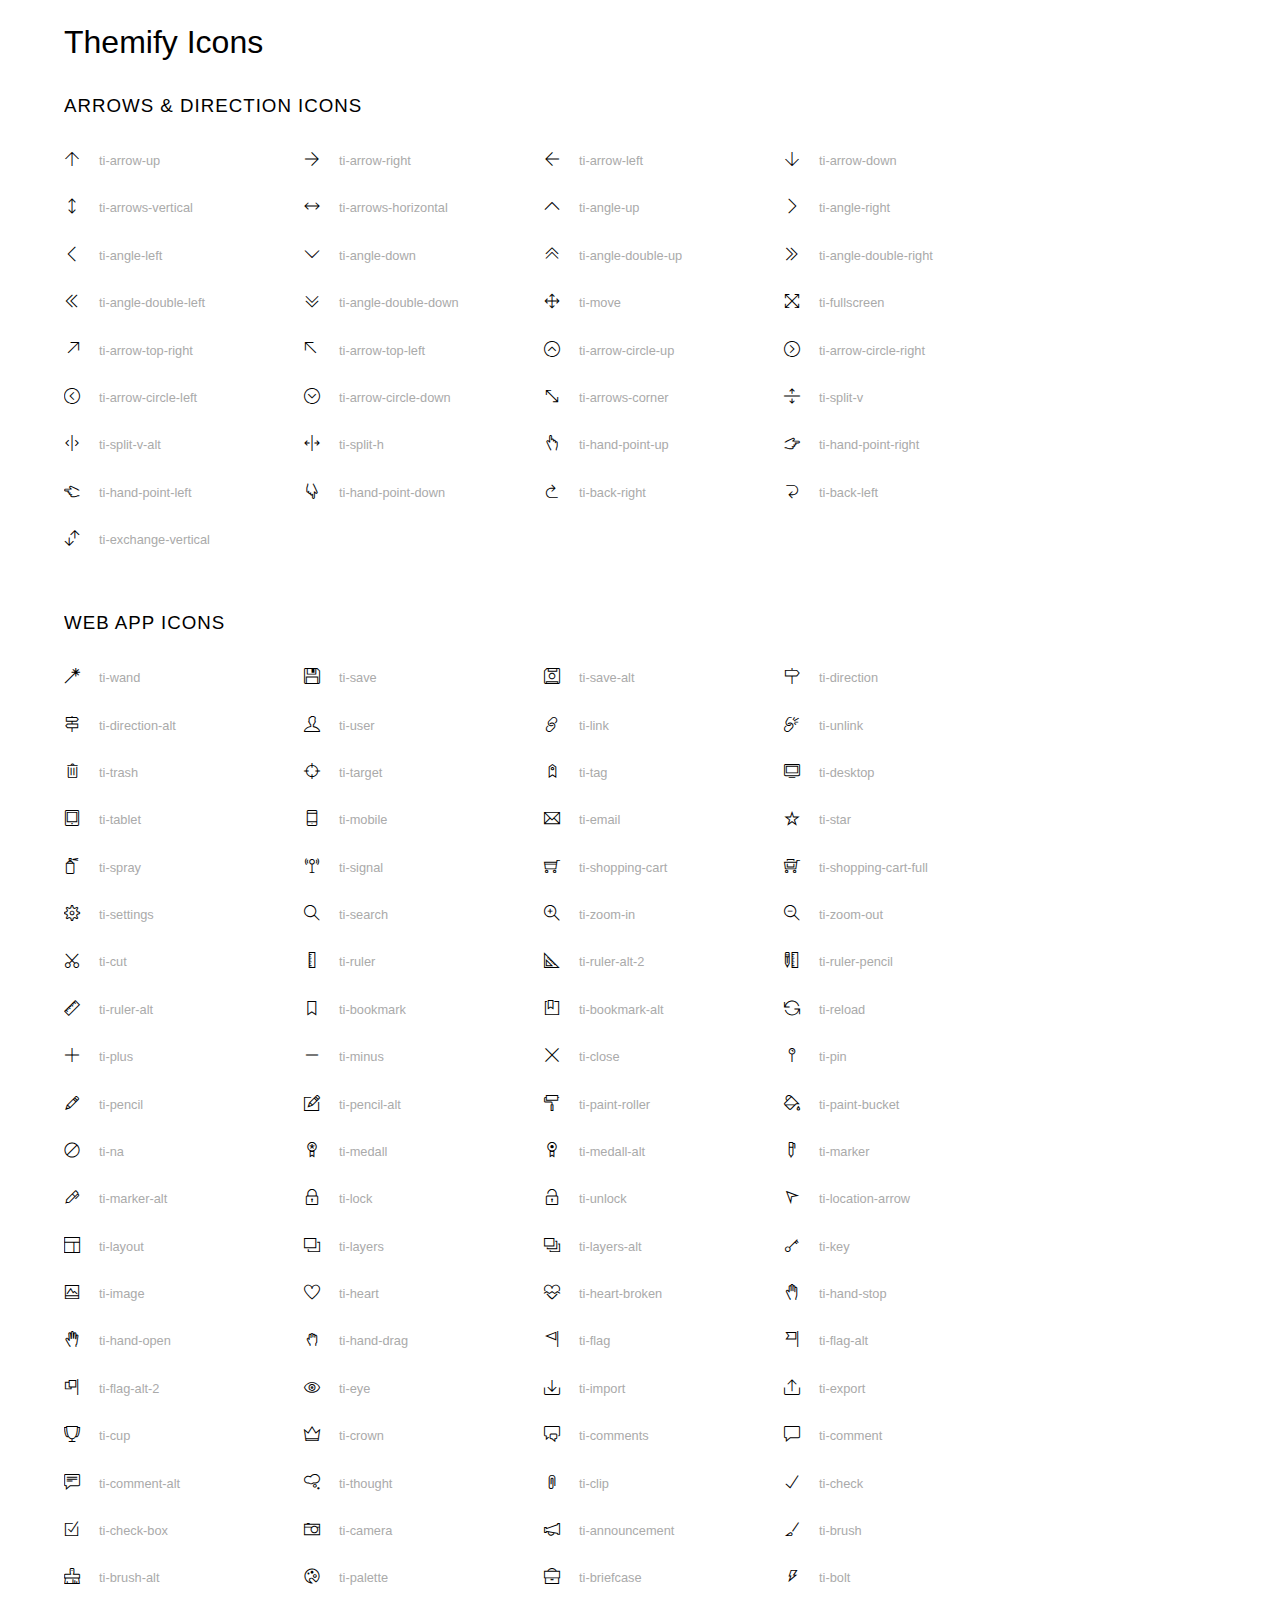
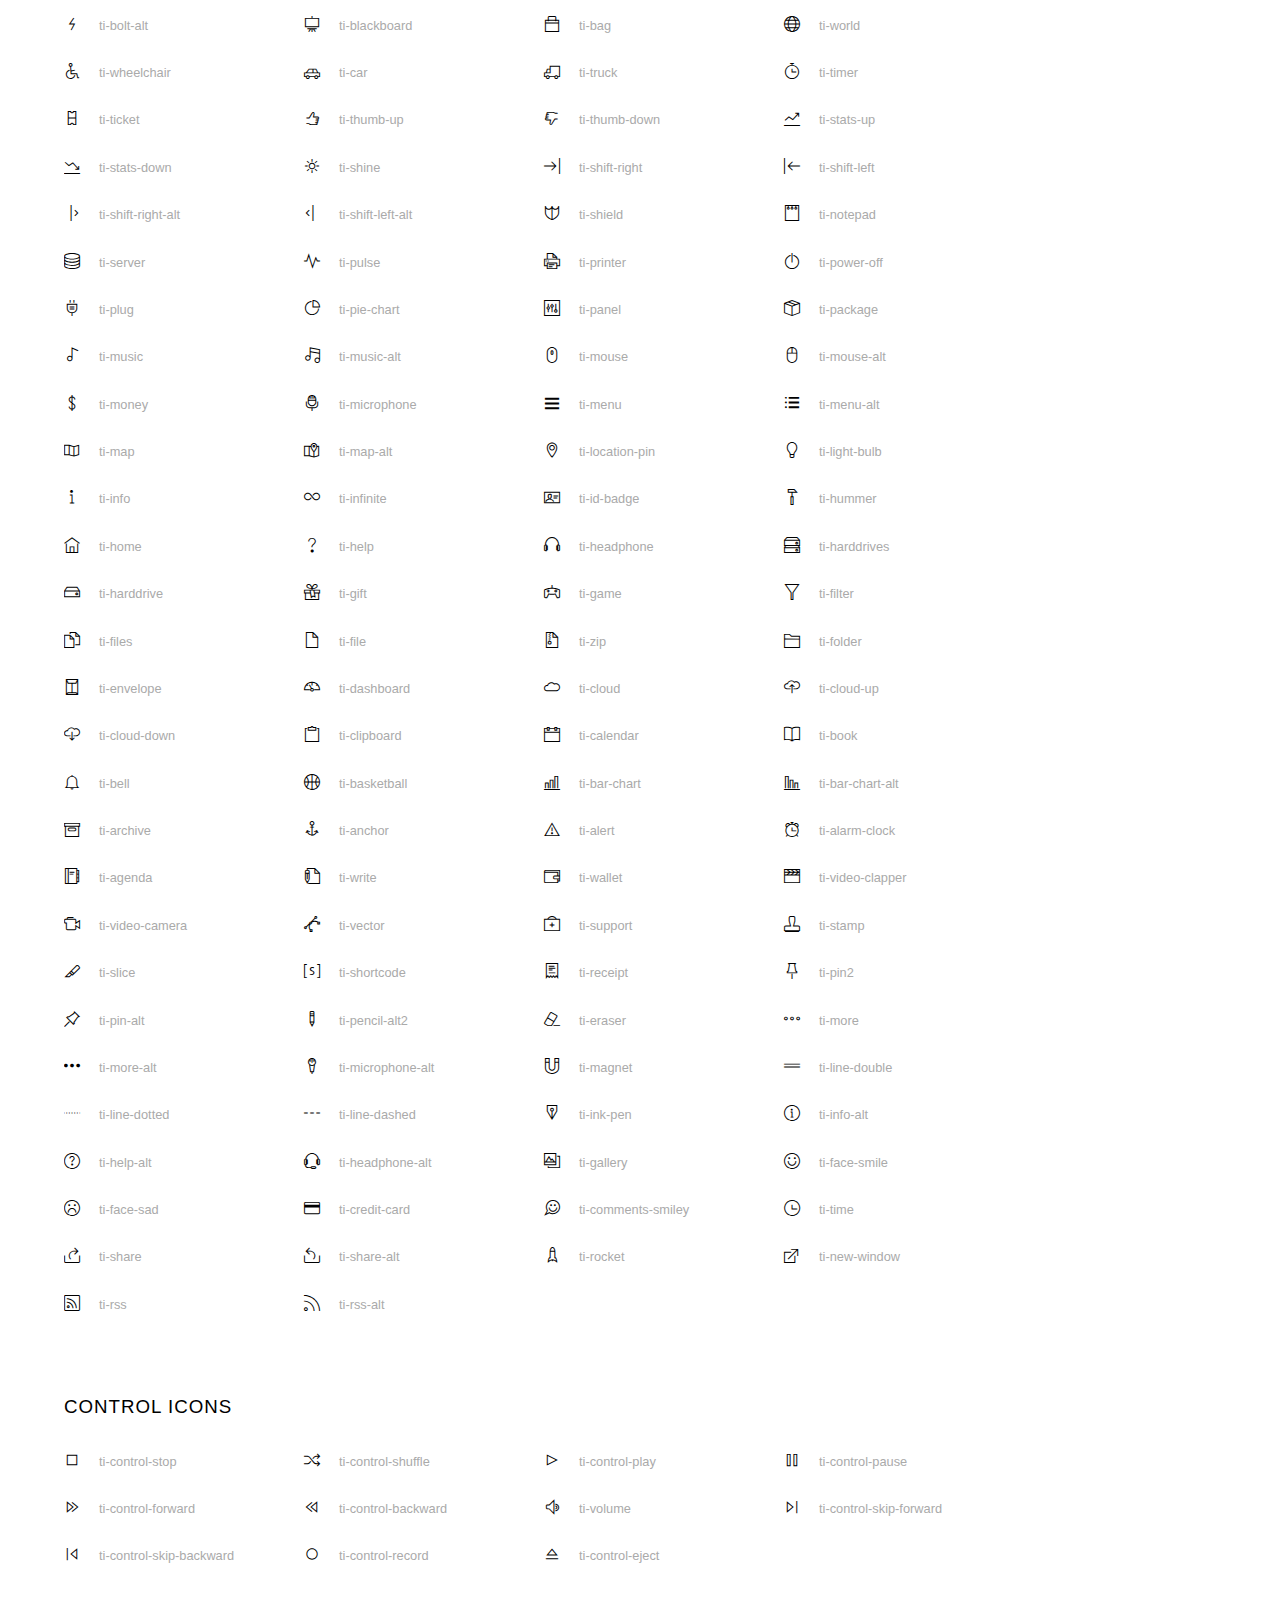
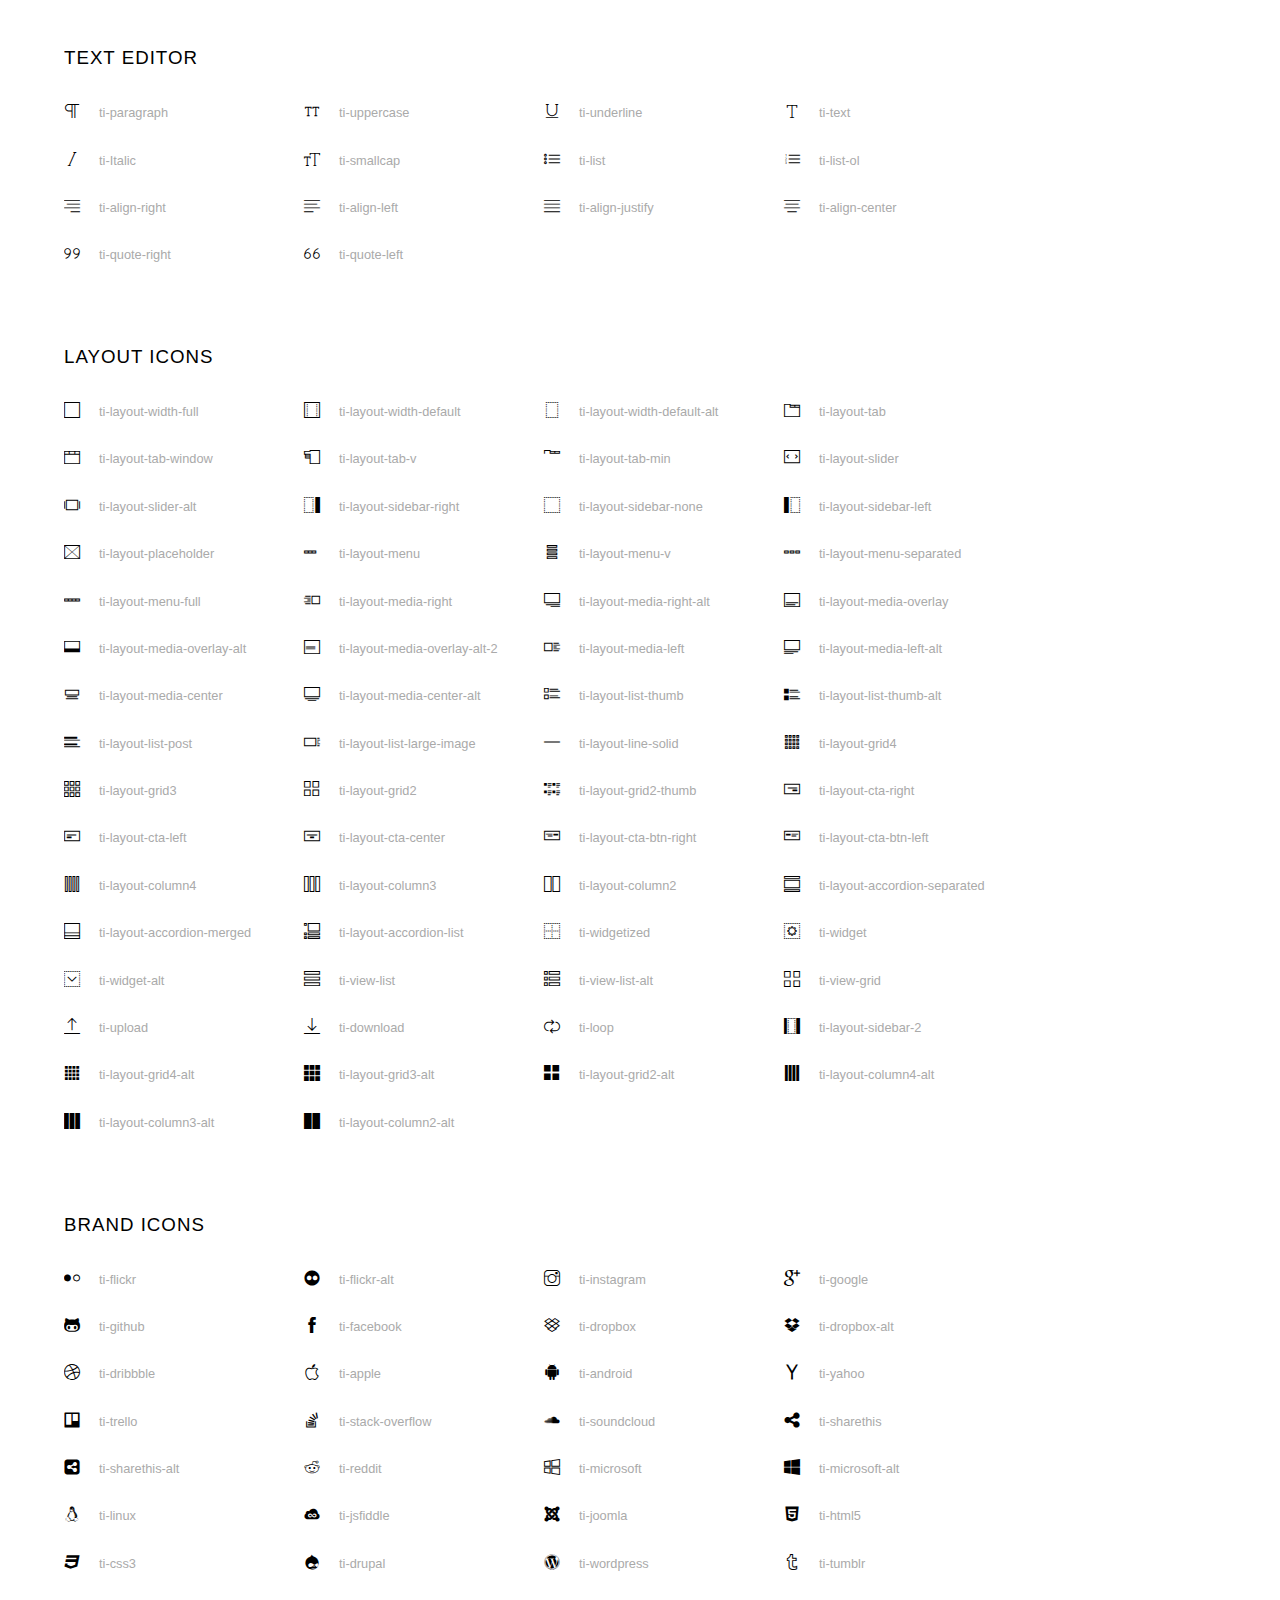
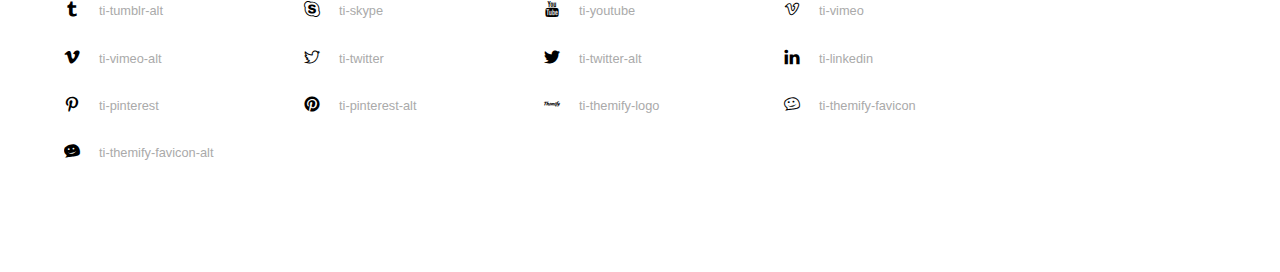
<file: assests/fonts/themify-icons/index.html>
<!doctype html>
<html>
<head>
	<meta charset="utf-8">
	<title>Themify Icon Font</title>
	<meta name="viewport" content="width=device-width">
	<link rel="stylesheet" href="demo-files/demo.css">
	<link rel="stylesheet" href="themify-icons.css">
	<!--[if lt IE 8]><!-->
	<link rel="stylesheet" href="ie7/ie7.css">
	<!--<![endif]-->
</head>
<body>
	<h1>Themify Icons</h1>

	<div class="icon-section">

		<div class="icon-section">
			<h3>Arrows &amp; Direction Icons </h3>

			<div class="icon-container">
				<span class="ti-arrow-up"></span><span class="icon-name"> ti-arrow-up</span>
			</div>
			<div class="icon-container">
				<span class="ti-arrow-right"></span><span class="icon-name"> ti-arrow-right</span>
			</div>
			<div class="icon-container">
				<span class="ti-arrow-left"></span><span class="icon-name"> ti-arrow-left</span>
			</div>
			<div class="icon-container">
				<span class="ti-arrow-down"></span><span class="icon-name"> ti-arrow-down</span>
			</div>
			<div class="icon-container">
				<span class="ti-arrows-vertical"></span><span class="icon-name"> ti-arrows-vertical</span>
			</div>
			<div class="icon-container">
				<span class="ti-arrows-horizontal"></span><span class="icon-name"> ti-arrows-horizontal</span>
			</div>
			<div class="icon-container">
				<span class="ti-angle-up"></span><span class="icon-name"> ti-angle-up</span>
			</div>
			<div class="icon-container">
				<span class="ti-angle-right"></span><span class="icon-name"> ti-angle-right</span>
			</div>
			<div class="icon-container">
				<span class="ti-angle-left"></span><span class="icon-name"> ti-angle-left</span>
			</div>
			<div class="icon-container">
				<span class="ti-angle-down"></span><span class="icon-name"> ti-angle-down</span>
			</div>	
			<div class="icon-container">
				<span class="ti-angle-double-up"></span><span class="icon-name"> ti-angle-double-up</span>
			</div>
			<div class="icon-container">
				<span class="ti-angle-double-right"></span><span class="icon-name"> ti-angle-double-right</span>
			</div>
			<div class="icon-container">
				<span class="ti-angle-double-left"></span><span class="icon-name"> ti-angle-double-left</span>
			</div>
			<div class="icon-container">
				<span class="ti-angle-double-down"></span><span class="icon-name"> ti-angle-double-down</span>
			</div>					
			<div class="icon-container">
				<span class="ti-move"></span><span class="icon-name"> ti-move</span>
			</div>
			<div class="icon-container">
				<span class="ti-fullscreen"></span><span class="icon-name"> ti-fullscreen</span>
			</div>
			<div class="icon-container">
				<span class="ti-arrow-top-right"></span><span class="icon-name"> ti-arrow-top-right</span>
			</div>
			<div class="icon-container">
				<span class="ti-arrow-top-left"></span><span class="icon-name"> ti-arrow-top-left</span>
			</div>
			<div class="icon-container">
				<span class="ti-arrow-circle-up"></span><span class="icon-name"> ti-arrow-circle-up</span>
			</div>
			<div class="icon-container">
				<span class="ti-arrow-circle-right"></span><span class="icon-name"> ti-arrow-circle-right</span>
			</div>
			<div class="icon-container">
				<span class="ti-arrow-circle-left"></span><span class="icon-name"> ti-arrow-circle-left</span>
			</div>
			<div class="icon-container">
				<span class="ti-arrow-circle-down"></span><span class="icon-name"> ti-arrow-circle-down</span>
			</div>
			<div class="icon-container">
				<span class="ti-arrows-corner"></span><span class="icon-name"> ti-arrows-corner</span>
			</div>
			<div class="icon-container">
				<span class="ti-split-v"></span><span class="icon-name"> ti-split-v</span>
			</div>

			<div class="icon-container">
				<span class="ti-split-v-alt"></span><span class="icon-name"> ti-split-v-alt</span>
			</div>
			<div class="icon-container">
				<span class="ti-split-h"></span><span class="icon-name"> ti-split-h</span>
			</div>
			<div class="icon-container">
				<span class="ti-hand-point-up"></span><span class="icon-name"> ti-hand-point-up</span>
			</div>
			<div class="icon-container">
				<span class="ti-hand-point-right"></span><span class="icon-name"> ti-hand-point-right</span>
			</div>
			<div class="icon-container">
				<span class="ti-hand-point-left"></span><span class="icon-name"> ti-hand-point-left</span>
			</div>
			<div class="icon-container">
				<span class="ti-hand-point-down"></span><span class="icon-name"> ti-hand-point-down</span>
			</div>
			<div class="icon-container">
				<span class="ti-back-right"></span><span class="icon-name"> ti-back-right</span>
			</div>
			<div class="icon-container">
				<span class="ti-back-left"></span><span class="icon-name"> ti-back-left</span>
			</div>
			<div class="icon-container">
				<span class="ti-exchange-vertical"></span><span class="icon-name"> ti-exchange-vertical</span>
			</div>

		</div> <!-- Arrows Icons -->



		<h3>Web App Icons</h3>
		
		<div class="icon-section">

			<div class="icon-container">
				<span class="ti-wand"></span><span class="icon-name"> ti-wand</span>
			</div>
			<div class="icon-container">
				<span class="ti-save"></span><span class="icon-name"> ti-save</span>
			</div>
			<div class="icon-container">
				<span class="ti-save-alt"></span><span class="icon-name"> ti-save-alt</span>
			</div>

			<div class="icon-container">
				<span class="ti-direction"></span><span class="icon-name"> ti-direction</span>
			</div>
			<div class="icon-container">
				<span class="ti-direction-alt"></span><span class="icon-name"> ti-direction-alt</span>
			</div>
			<div class="icon-container">
				<span class="ti-user"></span><span class="icon-name"> ti-user</span>
			</div>
			<div class="icon-container">
				<span class="ti-link"></span><span class="icon-name"> ti-link</span>
			</div>
			<div class="icon-container">
				<span class="ti-unlink"></span><span class="icon-name"> ti-unlink</span>
			</div>
			<div class="icon-container">
				<span class="ti-trash"></span><span class="icon-name"> ti-trash</span>
			</div>
			<div class="icon-container">
				<span class="ti-target"></span><span class="icon-name"> ti-target</span>
			</div>
			<div class="icon-container">
				<span class="ti-tag"></span><span class="icon-name"> ti-tag</span>
			</div>
			<div class="icon-container">
				<span class="ti-desktop"></span><span class="icon-name"> ti-desktop</span>
			</div>
			<div class="icon-container">
				<span class="ti-tablet"></span><span class="icon-name"> ti-tablet</span>
			</div>
			<div class="icon-container">
				<span class="ti-mobile"></span><span class="icon-name"> ti-mobile</span>
			</div>
			<div class="icon-container">
				<span class="ti-email"></span><span class="icon-name"> ti-email</span>
			</div>	
			<div class="icon-container">
				<span class="ti-star"></span><span class="icon-name"> ti-star</span>
			</div>
			<div class="icon-container">
				<span class="ti-spray"></span><span class="icon-name"> ti-spray</span>
			</div>
			<div class="icon-container">
				<span class="ti-signal"></span><span class="icon-name"> ti-signal</span>
			</div>
			<div class="icon-container">
				<span class="ti-shopping-cart"></span><span class="icon-name"> ti-shopping-cart</span>
			</div>
			<div class="icon-container">
				<span class="ti-shopping-cart-full"></span><span class="icon-name"> ti-shopping-cart-full</span>
			</div>
			<div class="icon-container">
				<span class="ti-settings"></span><span class="icon-name"> ti-settings</span>
			</div>
			<div class="icon-container">
				<span class="ti-search"></span><span class="icon-name"> ti-search</span>
			</div>
			<div class="icon-container">
				<span class="ti-zoom-in"></span><span class="icon-name"> ti-zoom-in</span>
			</div>
			<div class="icon-container">
				<span class="ti-zoom-out"></span><span class="icon-name"> ti-zoom-out</span>
			</div>
			<div class="icon-container">
				<span class="ti-cut"></span><span class="icon-name"> ti-cut</span>
			</div>
			<div class="icon-container">
				<span class="ti-ruler"></span><span class="icon-name"> ti-ruler</span>
			</div>
			<div class="icon-container">
				<span class="ti-ruler-alt-2"></span><span class="icon-name"> ti-ruler-alt-2</span>
			</div>			
			<div class="icon-container">
				<span class="ti-ruler-pencil"></span><span class="icon-name"> ti-ruler-pencil</span>
			</div>
			<div class="icon-container">
				<span class="ti-ruler-alt"></span><span class="icon-name"> ti-ruler-alt</span>
			</div>
			<div class="icon-container">
				<span class="ti-bookmark"></span><span class="icon-name"> ti-bookmark</span>
			</div>
			<div class="icon-container">
				<span class="ti-bookmark-alt"></span><span class="icon-name"> ti-bookmark-alt</span>
			</div>
			<div class="icon-container">
				<span class="ti-reload"></span><span class="icon-name"> ti-reload</span>
			</div>
			<div class="icon-container">
				<span class="ti-plus"></span><span class="icon-name"> ti-plus</span>
			</div>
			<div class="icon-container">
				<span class="ti-minus"></span><span class="icon-name"> ti-minus</span>
			</div>
			<div class="icon-container">
				<span class="ti-close"></span><span class="icon-name"> ti-close</span>
			</div>			
			<div class="icon-container">
				<span class="ti-pin"></span><span class="icon-name"> ti-pin</span>
			</div>
			<div class="icon-container">
				<span class="ti-pencil"></span><span class="icon-name"> ti-pencil</span>
			</div>
					
		  	<div class="icon-container">
				<span class="ti-pencil-alt"></span><span class="icon-name"> ti-pencil-alt</span>
			</div>
			<div class="icon-container">
				<span class="ti-paint-roller"></span><span class="icon-name"> ti-paint-roller</span>
			</div>
			<div class="icon-container">
				<span class="ti-paint-bucket"></span><span class="icon-name"> ti-paint-bucket</span>
			</div>
			<div class="icon-container">
				<span class="ti-na"></span><span class="icon-name"> ti-na</span>
			</div>
			<div class="icon-container">
				<span class="ti-medall"></span><span class="icon-name"> ti-medall</span>
			</div>
			<div class="icon-container">
				<span class="ti-medall-alt"></span><span class="icon-name"> ti-medall-alt</span>
			</div>
			<div class="icon-container">
				<span class="ti-marker"></span><span class="icon-name"> ti-marker</span>
			</div>
			<div class="icon-container">
				<span class="ti-marker-alt"></span><span class="icon-name"> ti-marker-alt</span>
			</div>

			<div class="icon-container">
				<span class="ti-lock"></span><span class="icon-name"> ti-lock</span>
			</div>
			<div class="icon-container">
				<span class="ti-unlock"></span><span class="icon-name"> ti-unlock</span>
			</div>
			<div class="icon-container">
				<span class="ti-location-arrow"></span><span class="icon-name"> ti-location-arrow</span>
			</div>
			<div class="icon-container">
				<span class="ti-layout"></span><span class="icon-name"> ti-layout</span>
			</div>
			<div class="icon-container">
				<span class="ti-layers"></span><span class="icon-name"> ti-layers</span>
			</div>
			<div class="icon-container">
				<span class="ti-layers-alt"></span><span class="icon-name"> ti-layers-alt</span>
			</div>
			<div class="icon-container">
				<span class="ti-key"></span><span class="icon-name"> ti-key</span>
			</div>
			<div class="icon-container">
				<span class="ti-image"></span><span class="icon-name"> ti-image</span>
			</div>
			<div class="icon-container">
				<span class="ti-heart"></span><span class="icon-name"> ti-heart</span>
			</div>
			<div class="icon-container">
				<span class="ti-heart-broken"></span><span class="icon-name"> ti-heart-broken</span>
			</div>
			<div class="icon-container">
				<span class="ti-hand-stop"></span><span class="icon-name"> ti-hand-stop</span>
			</div>
			<div class="icon-container">
				<span class="ti-hand-open"></span><span class="icon-name"> ti-hand-open</span>
			</div>
			<div class="icon-container">
				<span class="ti-hand-drag"></span><span class="icon-name"> ti-hand-drag</span>
			</div>
			<div class="icon-container">
				<span class="ti-flag"></span><span class="icon-name"> ti-flag</span>
			</div>
			<div class="icon-container">
				<span class="ti-flag-alt"></span><span class="icon-name"> ti-flag-alt</span>
			</div>
			<div class="icon-container">
				<span class="ti-flag-alt-2"></span><span class="icon-name"> ti-flag-alt-2</span>
			</div>
			<div class="icon-container">
				<span class="ti-eye"></span><span class="icon-name"> ti-eye</span>
			</div>
			<div class="icon-container">
				<span class="ti-import"></span><span class="icon-name"> ti-import</span>
			</div>			
			<div class="icon-container">
				<span class="ti-export"></span><span class="icon-name"> ti-export</span>
			</div>
			<div class="icon-container">
				<span class="ti-cup"></span><span class="icon-name"> ti-cup</span>
			</div>
			<div class="icon-container">
				<span class="ti-crown"></span><span class="icon-name"> ti-crown</span>
			</div>
			<div class="icon-container">
				<span class="ti-comments"></span><span class="icon-name"> ti-comments</span>
			</div>
			<div class="icon-container">
				<span class="ti-comment"></span><span class="icon-name"> ti-comment</span>
			</div>
			<div class="icon-container">
				<span class="ti-comment-alt"></span><span class="icon-name"> ti-comment-alt</span>
			</div>
			<div class="icon-container">
				<span class="ti-thought"></span><span class="icon-name"> ti-thought</span>
			</div>			
			<div class="icon-container">
				<span class="ti-clip"></span><span class="icon-name"> ti-clip</span>
			</div>

			<div class="icon-container">
				<span class="ti-check"></span><span class="icon-name"> ti-check</span>
			</div>
			<div class="icon-container">
				<span class="ti-check-box"></span><span class="icon-name"> ti-check-box</span>
			</div>
			<div class="icon-container">
				<span class="ti-camera"></span><span class="icon-name"> ti-camera</span>
			</div>
			<div class="icon-container">
				<span class="ti-announcement"></span><span class="icon-name"> ti-announcement</span>
			</div>
			<div class="icon-container">
				<span class="ti-brush"></span><span class="icon-name"> ti-brush</span>
			</div>
			<div class="icon-container">
				<span class="ti-brush-alt"></span><span class="icon-name"> ti-brush-alt</span>
			</div>
			<div class="icon-container">
				<span class="ti-palette"></span><span class="icon-name"> ti-palette</span>
			</div>			
			<div class="icon-container">
				<span class="ti-briefcase"></span><span class="icon-name"> ti-briefcase</span>
			</div>
			<div class="icon-container">
				<span class="ti-bolt"></span><span class="icon-name"> ti-bolt</span>
			</div>
			<div class="icon-container">
				<span class="ti-bolt-alt"></span><span class="icon-name"> ti-bolt-alt</span>
			</div>
			<div class="icon-container">
				<span class="ti-blackboard"></span><span class="icon-name"> ti-blackboard</span>
			</div>
			<div class="icon-container">
				<span class="ti-bag"></span><span class="icon-name"> ti-bag</span>
			</div>
			<div class="icon-container">
				<span class="ti-world"></span><span class="icon-name"> ti-world</span>
			</div>
			<div class="icon-container">
				<span class="ti-wheelchair"></span><span class="icon-name"> ti-wheelchair</span>
			</div>
			<div class="icon-container">
				<span class="ti-car"></span><span class="icon-name"> ti-car</span>
			</div>
			<div class="icon-container">
				<span class="ti-truck"></span><span class="icon-name"> ti-truck</span>
			</div>
			<div class="icon-container">
				<span class="ti-timer"></span><span class="icon-name"> ti-timer</span>
			</div>
			<div class="icon-container">
				<span class="ti-ticket"></span><span class="icon-name"> ti-ticket</span>
			</div>
			<div class="icon-container">
				<span class="ti-thumb-up"></span><span class="icon-name"> ti-thumb-up</span>
			</div>
			<div class="icon-container">
				<span class="ti-thumb-down"></span><span class="icon-name"> ti-thumb-down</span>
			</div>

			<div class="icon-container">
				<span class="ti-stats-up"></span><span class="icon-name"> ti-stats-up</span>
			</div>
			<div class="icon-container">
				<span class="ti-stats-down"></span><span class="icon-name"> ti-stats-down</span>
			</div>
			<div class="icon-container">
				<span class="ti-shine"></span><span class="icon-name"> ti-shine</span>
			</div>
			<div class="icon-container">
				<span class="ti-shift-right"></span><span class="icon-name"> ti-shift-right</span>
			</div>
			<div class="icon-container">
				<span class="ti-shift-left"></span><span class="icon-name"> ti-shift-left</span>
			</div>

			<div class="icon-container">
				<span class="ti-shift-right-alt"></span><span class="icon-name"> ti-shift-right-alt</span>
			</div>
			<div class="icon-container">
				<span class="ti-shift-left-alt"></span><span class="icon-name"> ti-shift-left-alt</span>
			</div>
			<div class="icon-container">
				<span class="ti-shield"></span><span class="icon-name"> ti-shield</span>
			</div>
			<div class="icon-container">
				<span class="ti-notepad"></span><span class="icon-name"> ti-notepad</span>
			</div>
			<div class="icon-container">
				<span class="ti-server"></span><span class="icon-name"> ti-server</span>
			</div>

			<div class="icon-container">
				<span class="ti-pulse"></span><span class="icon-name"> ti-pulse</span>
			</div>
			<div class="icon-container">
				<span class="ti-printer"></span><span class="icon-name"> ti-printer</span>
			</div>
			<div class="icon-container">
				<span class="ti-power-off"></span><span class="icon-name"> ti-power-off</span>
			</div>
			<div class="icon-container">
				<span class="ti-plug"></span><span class="icon-name"> ti-plug</span>
			</div>
			<div class="icon-container">
				<span class="ti-pie-chart"></span><span class="icon-name"> ti-pie-chart</span>
			</div>

			<div class="icon-container">
				<span class="ti-panel"></span><span class="icon-name"> ti-panel</span>
			</div>
			<div class="icon-container">
				<span class="ti-package"></span><span class="icon-name"> ti-package</span>
			</div>
			<div class="icon-container">
				<span class="ti-music"></span><span class="icon-name"> ti-music</span>
			</div>
			<div class="icon-container">
				<span class="ti-music-alt"></span><span class="icon-name"> ti-music-alt</span>
			</div>
			<div class="icon-container">
				<span class="ti-mouse"></span><span class="icon-name"> ti-mouse</span>
			</div>
			<div class="icon-container">
				<span class="ti-mouse-alt"></span><span class="icon-name"> ti-mouse-alt</span>
			</div>
			<div class="icon-container">
				<span class="ti-money"></span><span class="icon-name"> ti-money</span>
			</div>
			<div class="icon-container">
				<span class="ti-microphone"></span><span class="icon-name"> ti-microphone</span>
			</div>
			<div class="icon-container">
				<span class="ti-menu"></span><span class="icon-name"> ti-menu</span>
			</div>
			<div class="icon-container">
				<span class="ti-menu-alt"></span><span class="icon-name"> ti-menu-alt</span>
			</div>
			<div class="icon-container">
				<span class="ti-map"></span><span class="icon-name"> ti-map</span>
			</div>
			<div class="icon-container">
				<span class="ti-map-alt"></span><span class="icon-name"> ti-map-alt</span>
			</div>

			<div class="icon-container">
				<span class="ti-location-pin"></span><span class="icon-name"> ti-location-pin</span>
			</div>

			<div class="icon-container">
				<span class="ti-light-bulb"></span><span class="icon-name"> ti-light-bulb</span>
			</div>
			<div class="icon-container">
				<span class="ti-info"></span><span class="icon-name"> ti-info</span>
			</div>
			<div class="icon-container">
				<span class="ti-infinite"></span><span class="icon-name"> ti-infinite</span>
			</div>
			<div class="icon-container">
				<span class="ti-id-badge"></span><span class="icon-name"> ti-id-badge</span>
			</div>
			<div class="icon-container">
				<span class="ti-hummer"></span><span class="icon-name"> ti-hummer</span>
			</div>
			<div class="icon-container">
				<span class="ti-home"></span><span class="icon-name"> ti-home</span>
			</div>
			<div class="icon-container">
				<span class="ti-help"></span><span class="icon-name"> ti-help</span>
			</div>
			<div class="icon-container">
				<span class="ti-headphone"></span><span class="icon-name"> ti-headphone</span>
			</div>
			<div class="icon-container">
				<span class="ti-harddrives"></span><span class="icon-name"> ti-harddrives</span>
			</div>
			<div class="icon-container">
				<span class="ti-harddrive"></span><span class="icon-name"> ti-harddrive</span>
			</div>
			<div class="icon-container">
				<span class="ti-gift"></span><span class="icon-name"> ti-gift</span>
			</div>
			<div class="icon-container">
				<span class="ti-game"></span><span class="icon-name"> ti-game</span>
			</div>
			<div class="icon-container">
				<span class="ti-filter"></span><span class="icon-name"> ti-filter</span>
			</div>
			<div class="icon-container">
				<span class="ti-files"></span><span class="icon-name"> ti-files</span>
			</div>
			<div class="icon-container">
				<span class="ti-file"></span><span class="icon-name"> ti-file</span>
			</div>
			<div class="icon-container">
				<span class="ti-zip"></span><span class="icon-name"> ti-zip</span>
			</div>
			<div class="icon-container">
				<span class="ti-folder"></span><span class="icon-name"> ti-folder</span>
			</div>			
			<div class="icon-container">
				<span class="ti-envelope"></span><span class="icon-name"> ti-envelope</span>
			</div>


			<div class="icon-container">
				<span class="ti-dashboard"></span><span class="icon-name"> ti-dashboard</span>
			</div>
			<div class="icon-container">
				<span class="ti-cloud"></span><span class="icon-name"> ti-cloud</span>
			</div>
			<div class="icon-container">
				<span class="ti-cloud-up"></span><span class="icon-name"> ti-cloud-up</span>
			</div>
			<div class="icon-container">
				<span class="ti-cloud-down"></span><span class="icon-name"> ti-cloud-down</span>
			</div>
			<div class="icon-container">
				<span class="ti-clipboard"></span><span class="icon-name"> ti-clipboard</span>
			</div>
			<div class="icon-container">
				<span class="ti-calendar"></span><span class="icon-name"> ti-calendar</span>
			</div>
			<div class="icon-container">
				<span class="ti-book"></span><span class="icon-name"> ti-book</span>
			</div>
			<div class="icon-container">
				<span class="ti-bell"></span><span class="icon-name"> ti-bell</span>
			</div>
			<div class="icon-container">
				<span class="ti-basketball"></span><span class="icon-name"> ti-basketball</span>
			</div>
			<div class="icon-container">
				<span class="ti-bar-chart"></span><span class="icon-name"> ti-bar-chart</span>
			</div>
			<div class="icon-container">
				<span class="ti-bar-chart-alt"></span><span class="icon-name"> ti-bar-chart-alt</span>
			</div>


			<div class="icon-container">
				<span class="ti-archive"></span><span class="icon-name"> ti-archive</span>
			</div>
			<div class="icon-container">
				<span class="ti-anchor"></span><span class="icon-name"> ti-anchor</span>
			</div>

			<div class="icon-container">
				<span class="ti-alert"></span><span class="icon-name"> ti-alert</span>
			</div>
			<div class="icon-container">
				<span class="ti-alarm-clock"></span><span class="icon-name"> ti-alarm-clock</span>
			</div>
			<div class="icon-container">
				<span class="ti-agenda"></span><span class="icon-name"> ti-agenda</span>
			</div>
			<div class="icon-container">
				<span class="ti-write"></span><span class="icon-name"> ti-write</span>
			</div>

			<div class="icon-container">
				<span class="ti-wallet"></span><span class="icon-name"> ti-wallet</span>
			</div>
			<div class="icon-container">
				<span class="ti-video-clapper"></span><span class="icon-name"> ti-video-clapper</span>
			</div>
			<div class="icon-container">
				<span class="ti-video-camera"></span><span class="icon-name"> ti-video-camera</span>
			</div>
			<div class="icon-container">
				<span class="ti-vector"></span><span class="icon-name"> ti-vector</span>
			</div>

			<div class="icon-container">
				<span class="ti-support"></span><span class="icon-name"> ti-support</span>
			</div>
			<div class="icon-container">
				<span class="ti-stamp"></span><span class="icon-name"> ti-stamp</span>
			</div>
			<div class="icon-container">
				<span class="ti-slice"></span><span class="icon-name"> ti-slice</span>
			</div>
			<div class="icon-container">
				<span class="ti-shortcode"></span><span class="icon-name"> ti-shortcode</span>
			</div>
			<div class="icon-container">
				<span class="ti-receipt"></span><span class="icon-name"> ti-receipt</span>
			</div>
			<div class="icon-container">
				<span class="ti-pin2"></span><span class="icon-name"> ti-pin2</span>
			</div>
			<div class="icon-container">
				<span class="ti-pin-alt"></span><span class="icon-name"> ti-pin-alt</span>
			</div>
			<div class="icon-container">
				<span class="ti-pencil-alt2"></span><span class="icon-name"> ti-pencil-alt2</span>
			</div>
			<div class="icon-container">
				<span class="ti-eraser"></span><span class="icon-name"> ti-eraser</span>
			</div>			
			<div class="icon-container">
				<span class="ti-more"></span><span class="icon-name"> ti-more</span>
			</div>
			<div class="icon-container">
				<span class="ti-more-alt"></span><span class="icon-name"> ti-more-alt</span>
			</div>
			<div class="icon-container">
				<span class="ti-microphone-alt"></span><span class="icon-name"> ti-microphone-alt</span>
			</div>
			<div class="icon-container">
				<span class="ti-magnet"></span><span class="icon-name"> ti-magnet</span>
			</div>
			<div class="icon-container">
				<span class="ti-line-double"></span><span class="icon-name"> ti-line-double</span>
			</div>
			<div class="icon-container">
				<span class="ti-line-dotted"></span><span class="icon-name"> ti-line-dotted</span>
			</div>
			<div class="icon-container">
				<span class="ti-line-dashed"></span><span class="icon-name"> ti-line-dashed</span>
			</div>

			<div class="icon-container">
				<span class="ti-ink-pen"></span><span class="icon-name"> ti-ink-pen</span>
			</div>
			<div class="icon-container">
				<span class="ti-info-alt"></span><span class="icon-name"> ti-info-alt</span>
			</div>
			<div class="icon-container">
				<span class="ti-help-alt"></span><span class="icon-name"> ti-help-alt</span>
			</div>
			<div class="icon-container">
				<span class="ti-headphone-alt"></span><span class="icon-name"> ti-headphone-alt</span>
			</div>

			<div class="icon-container">
				<span class="ti-gallery"></span><span class="icon-name"> ti-gallery</span>
			</div>
			<div class="icon-container">
				<span class="ti-face-smile"></span><span class="icon-name"> ti-face-smile</span>
			</div>
			<div class="icon-container">
				<span class="ti-face-sad"></span><span class="icon-name"> ti-face-sad</span>
			</div>
			<div class="icon-container">
				<span class="ti-credit-card"></span><span class="icon-name"> ti-credit-card</span>
			</div>
			<div class="icon-container">
				<span class="ti-comments-smiley"></span><span class="icon-name"> ti-comments-smiley</span>
			</div>
			<div class="icon-container">
				<span class="ti-time"></span><span class="icon-name"> ti-time</span>
			</div>
			<div class="icon-container">
				<span class="ti-share"></span><span class="icon-name"> ti-share</span>
			</div>
			<div class="icon-container">
				<span class="ti-share-alt"></span><span class="icon-name"> ti-share-alt</span>
			</div>
			<div class="icon-container">
				<span class="ti-rocket"></span><span class="icon-name"> ti-rocket</span>
			</div>

			<div class="icon-container">
				<span class="ti-new-window"></span><span class="icon-name"> ti-new-window</span>
			</div>

			<div class="icon-container">
				<span class="ti-rss"></span><span class="icon-name"> ti-rss</span>
			</div>

			<div class="icon-container">
				<span class="ti-rss-alt"></span><span class="icon-name"> ti-rss-alt</span>
			</div>
			
		</div><!-- Web App Icons -->


		<div class="icon-section">
			<h3>Control Icons</h3>
			<div class="icon-container">
				<span class="ti-control-stop"></span><span class="icon-name"> ti-control-stop</span>
			</div>
			<div class="icon-container">
				<span class="ti-control-shuffle"></span><span class="icon-name"> ti-control-shuffle</span>
			</div>
			<div class="icon-container">
				<span class="ti-control-play"></span><span class="icon-name"> ti-control-play</span>
			</div>
			<div class="icon-container">
				<span class="ti-control-pause"></span><span class="icon-name"> ti-control-pause</span>
			</div>
			<div class="icon-container">
				<span class="ti-control-forward"></span><span class="icon-name"> ti-control-forward</span>
			</div>
			<div class="icon-container">
				<span class="ti-control-backward"></span><span class="icon-name"> ti-control-backward</span>
			</div>	
			<div class="icon-container">
				<span class="ti-volume"></span><span class="icon-name"> ti-volume</span>
			</div>
			<div class="icon-container">
				<span class="ti-control-skip-forward"></span><span class="icon-name"> ti-control-skip-forward</span>
			</div>
			<div class="icon-container">
				<span class="ti-control-skip-backward"></span><span class="icon-name"> ti-control-skip-backward</span>
			</div>
			<div class="icon-container">
				<span class="ti-control-record"></span><span class="icon-name"> ti-control-record</span>
			</div>
			<div class="icon-container">
				<span class="ti-control-eject"></span><span class="icon-name"> ti-control-eject</span>
			</div>			
		</div> <!-- Control Icons -->


		<div class="icon-section">
			<h3>Text Editor</h3>

			<div class="icon-container">
				<span class="ti-paragraph"></span><span class="icon-name"> ti-paragraph</span>
			</div>
			<div class="icon-container">
				<span class="ti-uppercase"></span><span class="icon-name"> ti-uppercase</span>
			</div>

			<div class="icon-container">
				<span class="ti-underline"></span><span class="icon-name"> ti-underline</span>
			</div>
			<div class="icon-container">
				<span class="ti-text"></span><span class="icon-name"> ti-text</span>
			</div>
			<div class="icon-container">
				<span class="ti-Italic"></span><span class="icon-name"> ti-Italic</span>
			</div>
			<div class="icon-container">
				<span class="ti-smallcap"></span><span class="icon-name"> ti-smallcap</span>
			</div>
			<div class="icon-container">
				<span class="ti-list"></span><span class="icon-name"> ti-list</span>
			</div>
			<div class="icon-container">
				<span class="ti-list-ol"></span><span class="icon-name"> ti-list-ol</span>
			</div>
			<div class="icon-container">
				<span class="ti-align-right"></span><span class="icon-name"> ti-align-right</span>
			</div>
			<div class="icon-container">
				<span class="ti-align-left"></span><span class="icon-name"> ti-align-left</span>
			</div>
			<div class="icon-container">
				<span class="ti-align-justify"></span><span class="icon-name"> ti-align-justify</span>
			</div>
			<div class="icon-container">
				<span class="ti-align-center"></span><span class="icon-name"> ti-align-center</span>
			</div>
			<div class="icon-container">
				<span class="ti-quote-right"></span><span class="icon-name"> ti-quote-right</span>
			</div>
			<div class="icon-container">
				<span class="ti-quote-left"></span><span class="icon-name"> ti-quote-left</span>
			</div>

		</div> <!-- Text Editor -->



		<div class="icon-section">
			<h3>Layout Icons</h3>
			<div class="icon-container">
				<span class="ti-layout-width-full"></span><span class="icon-name"> ti-layout-width-full</span>
			</div>
			<div class="icon-container">
				<span class="ti-layout-width-default"></span><span class="icon-name"> ti-layout-width-default</span>
			</div>
			<div class="icon-container">
				<span class="ti-layout-width-default-alt"></span><span class="icon-name"> ti-layout-width-default-alt</span>
			</div>
			<div class="icon-container">
				<span class="ti-layout-tab"></span><span class="icon-name"> ti-layout-tab</span>
			</div>
			<div class="icon-container">
				<span class="ti-layout-tab-window"></span><span class="icon-name"> ti-layout-tab-window</span>
			</div>
			<div class="icon-container">
				<span class="ti-layout-tab-v"></span><span class="icon-name"> ti-layout-tab-v</span>
			</div>
			<div class="icon-container">
				<span class="ti-layout-tab-min"></span><span class="icon-name"> ti-layout-tab-min</span>
			</div>
			<div class="icon-container">
				<span class="ti-layout-slider"></span><span class="icon-name"> ti-layout-slider</span>
			</div>
			<div class="icon-container">
				<span class="ti-layout-slider-alt"></span><span class="icon-name"> ti-layout-slider-alt</span>
			</div>
			<div class="icon-container">
				<span class="ti-layout-sidebar-right"></span><span class="icon-name"> ti-layout-sidebar-right</span>
			</div>
			<div class="icon-container">
				<span class="ti-layout-sidebar-none"></span><span class="icon-name"> ti-layout-sidebar-none</span>
			</div>
			<div class="icon-container">
				<span class="ti-layout-sidebar-left"></span><span class="icon-name"> ti-layout-sidebar-left</span>
			</div>
			<div class="icon-container">
				<span class="ti-layout-placeholder"></span><span class="icon-name"> ti-layout-placeholder</span>
			</div>
			<div class="icon-container">
				<span class="ti-layout-menu"></span><span class="icon-name"> ti-layout-menu</span>
			</div>
			<div class="icon-container">
				<span class="ti-layout-menu-v"></span><span class="icon-name"> ti-layout-menu-v</span>
			</div>
			<div class="icon-container">
				<span class="ti-layout-menu-separated"></span><span class="icon-name"> ti-layout-menu-separated</span>
			</div>
			<div class="icon-container">
				<span class="ti-layout-menu-full"></span><span class="icon-name"> ti-layout-menu-full</span>
			</div>
			<div class="icon-container">
				<span class="ti-layout-media-right"></span><span class="icon-name"> ti-layout-media-right</span>
			</div>
			<div class="icon-container">
				<span class="ti-layout-media-right-alt"></span><span class="icon-name"> ti-layout-media-right-alt</span>
			</div>
			<div class="icon-container">
				<span class="ti-layout-media-overlay"></span><span class="icon-name"> ti-layout-media-overlay</span>
			</div>
			<div class="icon-container">
				<span class="ti-layout-media-overlay-alt"></span><span class="icon-name"> ti-layout-media-overlay-alt</span>
			</div>
			<div class="icon-container">
				<span class="ti-layout-media-overlay-alt-2"></span><span class="icon-name"> ti-layout-media-overlay-alt-2</span>
			</div>
			<div class="icon-container">
				<span class="ti-layout-media-left"></span><span class="icon-name"> ti-layout-media-left</span>
			</div>
			<div class="icon-container">
				<span class="ti-layout-media-left-alt"></span><span class="icon-name"> ti-layout-media-left-alt</span>
			</div>
			<div class="icon-container">
				<span class="ti-layout-media-center"></span><span class="icon-name"> ti-layout-media-center</span>
			</div>
			<div class="icon-container">
				<span class="ti-layout-media-center-alt"></span><span class="icon-name"> ti-layout-media-center-alt</span>
			</div>
			<div class="icon-container">
				<span class="ti-layout-list-thumb"></span><span class="icon-name"> ti-layout-list-thumb</span>
			</div>
			<div class="icon-container">
				<span class="ti-layout-list-thumb-alt"></span><span class="icon-name"> ti-layout-list-thumb-alt</span>
			</div>
			<div class="icon-container">
				<span class="ti-layout-list-post"></span><span class="icon-name"> ti-layout-list-post</span>
			</div>
			<div class="icon-container">
				<span class="ti-layout-list-large-image"></span><span class="icon-name"> ti-layout-list-large-image</span>
			</div>
			<div class="icon-container">
				<span class="ti-layout-line-solid"></span><span class="icon-name"> ti-layout-line-solid</span>
			</div>
			<div class="icon-container">
				<span class="ti-layout-grid4"></span><span class="icon-name"> ti-layout-grid4</span>
			</div>
			<div class="icon-container">
				<span class="ti-layout-grid3"></span><span class="icon-name"> ti-layout-grid3</span>
			</div>
			<div class="icon-container">
				<span class="ti-layout-grid2"></span><span class="icon-name"> ti-layout-grid2</span>
			</div>
			<div class="icon-container">
				<span class="ti-layout-grid2-thumb"></span><span class="icon-name"> ti-layout-grid2-thumb</span>
			</div>
			<div class="icon-container">
				<span class="ti-layout-cta-right"></span><span class="icon-name"> ti-layout-cta-right</span>
			</div>
			<div class="icon-container">
				<span class="ti-layout-cta-left"></span><span class="icon-name"> ti-layout-cta-left</span>
			</div>
			<div class="icon-container">
				<span class="ti-layout-cta-center"></span><span class="icon-name"> ti-layout-cta-center</span>
			</div>
			<div class="icon-container">
				<span class="ti-layout-cta-btn-right"></span><span class="icon-name"> ti-layout-cta-btn-right</span>
			</div>
			<div class="icon-container">
				<span class="ti-layout-cta-btn-left"></span><span class="icon-name"> ti-layout-cta-btn-left</span>
			</div>
			<div class="icon-container">
				<span class="ti-layout-column4"></span><span class="icon-name"> ti-layout-column4</span>
			</div>
			<div class="icon-container">
				<span class="ti-layout-column3"></span><span class="icon-name"> ti-layout-column3</span>
			</div>
			<div class="icon-container">
				<span class="ti-layout-column2"></span><span class="icon-name"> ti-layout-column2</span>
			</div>
			<div class="icon-container">
				<span class="ti-layout-accordion-separated"></span><span class="icon-name"> ti-layout-accordion-separated</span>
			</div>
			<div class="icon-container">
				<span class="ti-layout-accordion-merged"></span><span class="icon-name"> ti-layout-accordion-merged</span>
			</div>
			<div class="icon-container">
				<span class="ti-layout-accordion-list"></span><span class="icon-name"> ti-layout-accordion-list</span>
			</div>
			<div class="icon-container">
				<span class="ti-widgetized"></span><span class="icon-name"> ti-widgetized</span>
			</div>
			<div class="icon-container">
				<span class="ti-widget"></span><span class="icon-name"> ti-widget</span>
			</div>
			<div class="icon-container">
				<span class="ti-widget-alt"></span><span class="icon-name"> ti-widget-alt</span>
			</div>
			<div class="icon-container">
				<span class="ti-view-list"></span><span class="icon-name"> ti-view-list</span>
			</div>
			<div class="icon-container">
				<span class="ti-view-list-alt"></span><span class="icon-name"> ti-view-list-alt</span>
			</div>
			<div class="icon-container">
				<span class="ti-view-grid"></span><span class="icon-name"> ti-view-grid</span>
			</div>
			<div class="icon-container">
				<span class="ti-upload"></span><span class="icon-name"> ti-upload</span>
			</div>
			<div class="icon-container">
				<span class="ti-download"></span><span class="icon-name"> ti-download</span>
			</div>	
			<div class="icon-container">
				<span class="ti-loop"></span><span class="icon-name"> ti-loop</span>
			</div>
			<div class="icon-container">
				<span class="ti-layout-sidebar-2"></span><span class="icon-name"> ti-layout-sidebar-2</span>
			</div>
			<div class="icon-container">
				<span class="ti-layout-grid4-alt"></span><span class="icon-name"> ti-layout-grid4-alt</span>
			</div>
			<div class="icon-container">
				<span class="ti-layout-grid3-alt"></span><span class="icon-name"> ti-layout-grid3-alt</span>
			</div>
			<div class="icon-container">
				<span class="ti-layout-grid2-alt"></span><span class="icon-name"> ti-layout-grid2-alt</span>
			</div>
			<div class="icon-container">
				<span class="ti-layout-column4-alt"></span><span class="icon-name"> ti-layout-column4-alt</span>
			</div>
			<div class="icon-container">
				<span class="ti-layout-column3-alt"></span><span class="icon-name"> ti-layout-column3-alt</span>
			</div>
			<div class="icon-container">
				<span class="ti-layout-column2-alt"></span><span class="icon-name"> ti-layout-column2-alt</span>
			</div>		


		</div> <!-- Layout Icons -->


		<div class="icon-section">
			<h3>Brand Icons</h3>

			<div class="icon-container">
				<span class="ti-flickr"></span><span class="icon-name"> ti-flickr</span>
			</div>
			<div class="icon-container">
				<span class="ti-flickr-alt"></span><span class="icon-name"> ti-flickr-alt</span>
			</div>			
			<div class="icon-container">
				<span class="ti-instagram"></span><span class="icon-name"> ti-instagram</span>
			</div>
			<div class="icon-container">
				<span class="ti-google"></span><span class="icon-name"> ti-google</span>
			</div>
			<div class="icon-container">
				<span class="ti-github"></span><span class="icon-name"> ti-github</span>
			</div>

			<div class="icon-container">
				<span class="ti-facebook"></span><span class="icon-name"> ti-facebook</span>
			</div>
			<div class="icon-container">
				<span class="ti-dropbox"></span><span class="icon-name"> ti-dropbox</span>
			</div>
			<div class="icon-container">
				<span class="ti-dropbox-alt"></span><span class="icon-name"> ti-dropbox-alt</span>
			</div>
			<div class="icon-container">
				<span class="ti-dribbble"></span><span class="icon-name"> ti-dribbble</span>
			</div>
			<div class="icon-container">
				<span class="ti-apple"></span><span class="icon-name"> ti-apple</span>
			</div>
			<div class="icon-container">
				<span class="ti-android"></span><span class="icon-name"> ti-android</span>
			</div>
			<div class="icon-container">
				<span class="ti-yahoo"></span><span class="icon-name"> ti-yahoo</span>
			</div>
			<div class="icon-container">
				<span class="ti-trello"></span><span class="icon-name"> ti-trello</span>
			</div>
			<div class="icon-container">
				<span class="ti-stack-overflow"></span><span class="icon-name"> ti-stack-overflow</span>
			</div>
			<div class="icon-container">
				<span class="ti-soundcloud"></span><span class="icon-name"> ti-soundcloud</span>
			</div>
			<div class="icon-container">
				<span class="ti-sharethis"></span><span class="icon-name"> ti-sharethis</span>
			</div>
			<div class="icon-container">
				<span class="ti-sharethis-alt"></span><span class="icon-name"> ti-sharethis-alt</span>
			</div>
			<div class="icon-container">
				<span class="ti-reddit"></span><span class="icon-name"> ti-reddit</span>
			</div>

			<div class="icon-container">
				<span class="ti-microsoft"></span><span class="icon-name"> ti-microsoft</span>
			</div>
			<div class="icon-container">
				<span class="ti-microsoft-alt"></span><span class="icon-name"> ti-microsoft-alt</span>
			</div>
			<div class="icon-container">
				<span class="ti-linux"></span><span class="icon-name"> ti-linux</span>
			</div>
			<div class="icon-container">
				<span class="ti-jsfiddle"></span><span class="icon-name"> ti-jsfiddle</span>
			</div>
			<div class="icon-container">
				<span class="ti-joomla"></span><span class="icon-name"> ti-joomla</span>
			</div>
			<div class="icon-container">
				<span class="ti-html5"></span><span class="icon-name"> ti-html5</span>
			</div>
			<div class="icon-container">
				<span class="ti-css3"></span><span class="icon-name"> ti-css3</span>
			</div>	
			<div class="icon-container">
				<span class="ti-drupal"></span><span class="icon-name"> ti-drupal</span>
			</div>
			<div class="icon-container">
				<span class="ti-wordpress"></span><span class="icon-name"> ti-wordpress</span>
			</div>		
			<div class="icon-container">
				<span class="ti-tumblr"></span><span class="icon-name"> ti-tumblr</span>
			</div>
			<div class="icon-container">
				<span class="ti-tumblr-alt"></span><span class="icon-name"> ti-tumblr-alt</span>
			</div>
			<div class="icon-container">
				<span class="ti-skype"></span><span class="icon-name"> ti-skype</span>
			</div>
			<div class="icon-container">
				<span class="ti-youtube"></span><span class="icon-name"> ti-youtube</span>
			</div>
			<div class="icon-container">
				<span class="ti-vimeo"></span><span class="icon-name"> ti-vimeo</span>
			</div>
			<div class="icon-container">
				<span class="ti-vimeo-alt"></span><span class="icon-name"> ti-vimeo-alt</span>
			</div>			
			<div class="icon-container">
				<span class="ti-twitter"></span><span class="icon-name"> ti-twitter</span>
			</div>
			<div class="icon-container">
				<span class="ti-twitter-alt"></span><span class="icon-name"> ti-twitter-alt</span>
			</div>
			<div class="icon-container">
				<span class="ti-linkedin"></span><span class="icon-name"> ti-linkedin</span>
			</div>
			<div class="icon-container">
				<span class="ti-pinterest"></span><span class="icon-name"> ti-pinterest</span>
			</div>

			<div class="icon-container">
				<span class="ti-pinterest-alt"></span><span class="icon-name"> ti-pinterest-alt</span>
			</div>
			<div class="icon-container">
				<span class="ti-themify-logo"></span><span class="icon-name"> ti-themify-logo</span>
			</div>
			<div class="icon-container">
				<span class="ti-themify-favicon"></span><span class="icon-name"> ti-themify-favicon</span>
			</div>
			<div class="icon-container">
				<span class="ti-themify-favicon-alt"></span><span class="icon-name"> ti-themify-favicon-alt</span>
			</div>

		</div> <!-- brand Icons -->

	</div>

</body>
</html>
</file>
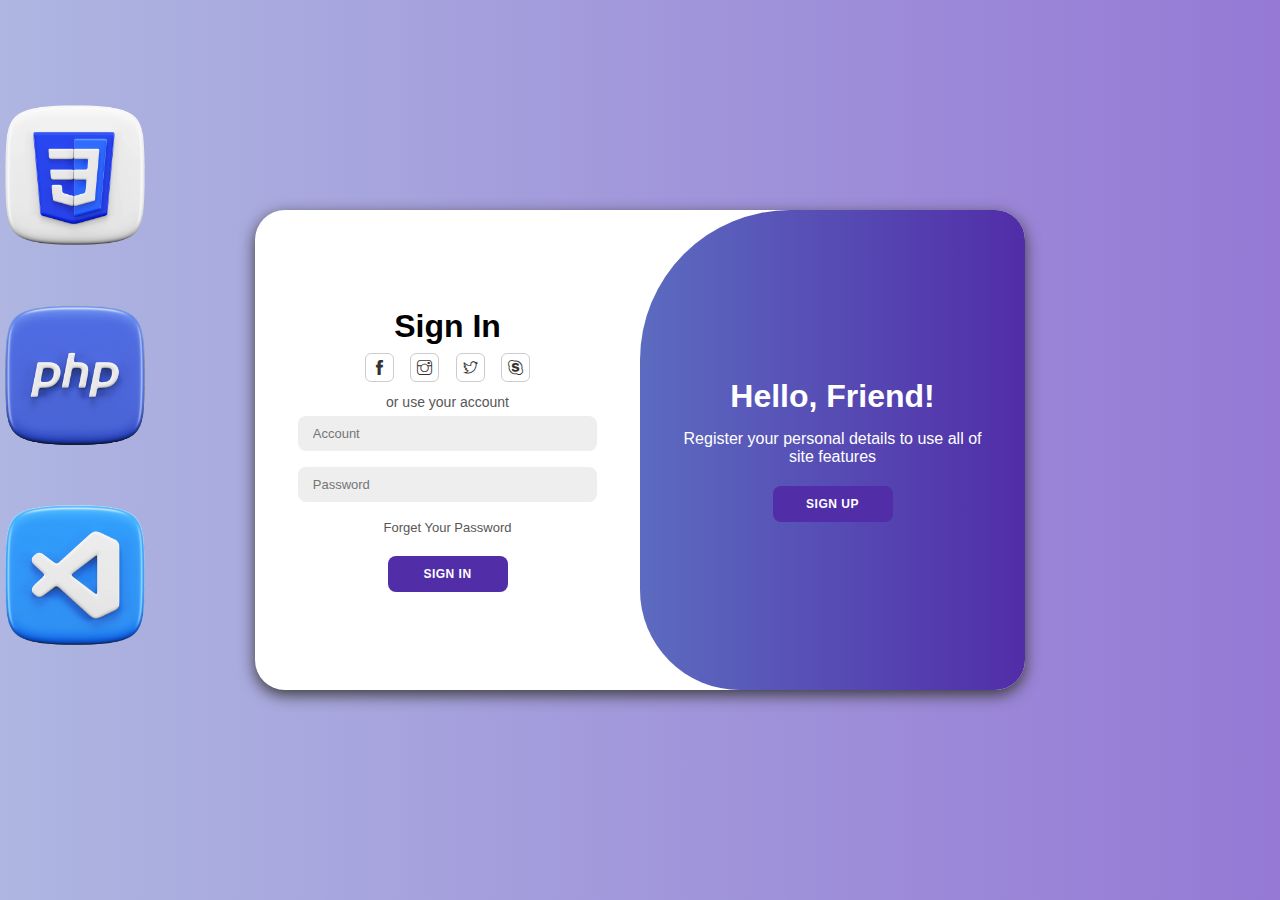
<file: html/DangNhap.html>
<!DOCTYPE html>
<html lang="en">
<head>
    <meta charset="UTF-8">
    <meta name="viewport" content="width=device-width, initial-scale=1.0">
    <title>BlingLearning</title>
    <link rel="stylesheet" href="../assests/css/DangNhap.css">
    <link rel="stylesheet" href="../assests/fonts/themify-icons/themify-icons.css">

</head>
<body>
    <img id ="img1" src="../assests/img/icon/html1.png" alt="">
    <img id="img2" src="../assests/img/icon/html2.png" alt="">
    <img id="img3" src="../assests/img/icon/html3.png" alt="">
    <img id="img4" src="../assests/img/icon/javascript1.png " alt="">
    <img id="img5" src="../assests/img/icon/css1.png "alt="">
    <img id="img6" src="../assests/img/icon/react1.png" alt="">
    <img id="img7" src="../assests/img/icon/visual-studio-code.png" alt="">
    <img id="img8" src="../assests/img/icon/php.png" alt="">
    <div class="container">
        <div class="sign-in">
            <form action="">
                <h1>Sign In</h1>
                <div class="icons-theme">
                    <a href="#"><i class="ti-facebook"></i></a>
                    <a href="#"><i class="ti-instagram"></i></a>
                    <a href="#"><i class="ti-twitter"></i></a>
                    <a href="#"><i class="ti-skype"></i></a>
                </div>
                <span>or use your account</span><br>
                <div style="height: 12px;"></div>
                <input type="text" id="account-sign-in" placeholder="Account"><br>
                <input type="password" id="pass-sign-in" placeholder="Password"><br>
                <div style="height: 8px;"></div>
                <a style="color: hsl(0, 1%, 34%); font-size: 13px;" href="#">Forget Your Password</a><br>
                <button type="button" id="btn-sign-in">Sign In</button>
            </form>
        </div>

        <div class="sign-up">
            <form>
                <h1>Create Account</h1>
                <div class="icons-theme">
                    <a href="#"><i class="ti-facebook"></i></a>
                    <a href="#"><i class="ti-instagram"></i></a>
                    <a href="#"><i class="ti-twitter"></i></a>
                    <a href="#"><i class="ti-skype"></i></a>
                </div>
                <span>or use your email for registeration</span><br>
                <div style="height: 12px;"></div>
                <input type="text" id="account-sign-up" placeholder="Account"><br>
                <input type="email" required id="email-sign-up" placeholder="Email"><br>
                <input type="password" id="pass-sign-up" placeholder="Password"><br>
                <button type="button" id="btn-sign-up">Sign up</button>
            </form>
        </div> 

        <div class="animate-sector">
            <div class="toggle">
                <div class="toggle-left">
                    <h1>Welcome Back!</h1>
                    <p>Enter your personal details to use all of</p> 
                    <p>site features</p>
                    <button class="hidden" id="login">Sign In</button>
                </div>

                <div class="toggle-right">
                    <h1>Hello, Friend!</h1>
                    <p>Register your personal details to use all of </p>
                    <p>site features</p>
                    <button class="hidden" id="register">Sign up</button>
                </div>
            </div>
        </div>
    </div>


    <script>
        // nút đăng nhập ở phần đăng nhập
        var btn_sign_in = document.querySelector("#btn-sign-in")

        // nút đăng kí ở phần đăng kí
        var btn_sign_up = document.querySelector("#btn-sign-up")

        // nút màu tím Sign in
        var toggle_sign_in = document.getElementById("login") 

        // nút màu tím Sign up
        var toggle_sign_up = document.getElementById("register")

        // thẻ màu tím bên trái
        var toggle_left = document.querySelector(".toggle-left")

        // thẻ màu tím bên phải
        var toggle_right = document.querySelector(".toggle-right")

        // chứa toàn bộ phần dăng kí
        var sign_up_sector = document.querySelector(".sign-up")

        // chứa toàn bộ phần dăng nhập
        var sign_in_sector = document.querySelector(".sign-in")
        
        if(localStorage.length==0) {

            // Khởi tạo value cho key cho kho câu hỏi_raw
            localStorage.setItem("CauHoi1DA","{}");
            localStorage.setItem("CauHoiNDA","{}");
            localStorage.setItem("CauHoiDien","{}");
            
            // Khởi tạo value cho key cho kho câu hỏi\

            // Khởi tạo value cho key kiểm tra tài khoản hiện tại
            localStorage.setItem("current-account","{}");

            //khởi tạo value cho key tài khoản
            localStorage.setItem("account","{}");
            
            // Tạo admin
            let admin_account_0={
                account: "vinh",
                password: "vinh123456",
                email: "vinh@gmail.com",
                per: "admin"
            }
            let admin_account_1={
                account: "tai",
                password: "tai123456",
                email: "tai@gmail.com",
                per: "admin"
            }
            let inner_account = JSON.parse(localStorage["account"]); // object
            inner_account[`user_${Object.keys(inner_account).length}`]=JSON.stringify(admin_account_0);
            inner_account[`user_${Object.keys(inner_account).length}`]=JSON.stringify(admin_account_1);
            localStorage.setItem("account",JSON.stringify(inner_account));
        }

        // xu li dang ki 
        btn_sign_up.onclick = function(){
            var account_sign_up = document.querySelector("#account-sign-up").value;
            var email_sign_up = document.querySelector("#email-sign-up").value;
            var pass_sign_up = document.querySelector("#pass-sign-up").value;


            if(account_sign_up == ""){
                alert("Không để trống tài khoản");
                return;
            } else if (!email_sign_up.endsWith("@gmail.com")) {
                alert("Email không đúng định dạng")
                return;
            } else if(pass_sign_up.length < 8){
                alert("Mật khẩu tổi thiểu 8 kí tự");
                return;
            }

            // tạo user
            let user = {
                account: account_sign_up,
                email: email_sign_up,
                password: pass_sign_up,
                per: "member"
            }

            let check = 1;
            let accountInfo = JSON.parse(localStorage["account"]) // object 
            // kiem tra tai khoan ton tai
            for(let i = 0; i < Object.keys(accountInfo).length; i++){
                let userInfo = JSON.parse(accountInfo[`user_${i}`]);
                if(userInfo.account === account_sign_up){
                    alert("Tai khoan da ton tai");
                    check = 0;
                    return;
                }
            }


            if(check == 1){
                accountInfo[`user_${Object.keys(accountInfo).length}`] = JSON.stringify(user);
                localStorage.setItem("account", JSON.stringify(accountInfo))
                localStorage.setItem("current-account",JSON.stringify(user));
                // location.assign("../Index.html")   
                location.assign("../Index.html")                 
            }
        }

        // xu li dang nhap
        btn_sign_in.onclick = function() {
            var account_sign_in = document.querySelector("#account-sign-in").value;
            var pass_sign_in = document.querySelector("#pass-sign-in").value;


            var specialChars = "<>@!#$%^&*()_+[]{}?:;|'\"\\,./~`-=";
            if(account_sign_in == ""){
                alert("Không để trống tài khoản")
                return;
            } else if (pass_sign_in.length < 8) {
                alert("Mật khẩu tối thiểu 8 kí tự")
                return;
            }

            let accountInfo = JSON.parse(localStorage["account"]);
            let check = 1;
            for(let i = 0; i < Object.keys(accountInfo).length; i++){
                let userInfo = JSON.parse(accountInfo[`user_${i}`]);
                if(userInfo.account === account_sign_in && userInfo.password === pass_sign_in){
                    check = 0;
                    localStorage.setItem("current-account",accountInfo[`user_${i}`]);
                    location.assign("../Index.html")                    
                }
            }
            if(check == 1){
                alert("Tai khoan hoac mat khau khong chinh xac")
            }
        }






        toggle_sign_up.onclick = function() {
            // cho phần màu tím bên trái hiện lên trên phần màu trắng
            toggle_left.style.zIndex = "100"
            sign_in_sector.style.zIndex = "0"
            toggle_right.style.animation = "move1 1.5s ease-in-out forwards";

            // khi bấm vào nút đăng kí bên trái thì thanh tím ẩn đi, sau 1,1s mới hiện thanh đăng kí trắng để tránh bị đè
            setTimeout(function(){
                sign_up_sector.style.zIndex = "10";
            }, 1100);
            toggle_left.style.animation = "move2 1.2s ease-in-out forwards"
            toggle_left.style.display = "flex"
            toggle_left.style.zIndex = "100"

            sign_up_sector.style.animation = "move4 1.3s ease-in-out forwards";
            sign_in_sector.style.animation = "move3 2s ease-in-out forwards"
        }

        toggle_sign_in.onclick = function() {
            toggle_right.style.zIndex = "100"
            sign_up_sector.style.zIndex = "0"
            toggle_left.style.animation = "move3 1.5s ease-in-out forwards"
            setTimeout(function(){
                sign_in_sector.style.zIndex = "10";
            }, 1100);
            toggle_right.style.animation = "move4 1.2s ease-in-out forwards";

            sign_in_sector.style.animation = "move2 1.3s ease-in-out forwards";
            sign_up_sector.style.animation = "move1 2s ease-in-out forwards"
        }

        
   
    </script>     
</body>
</html>
</file>
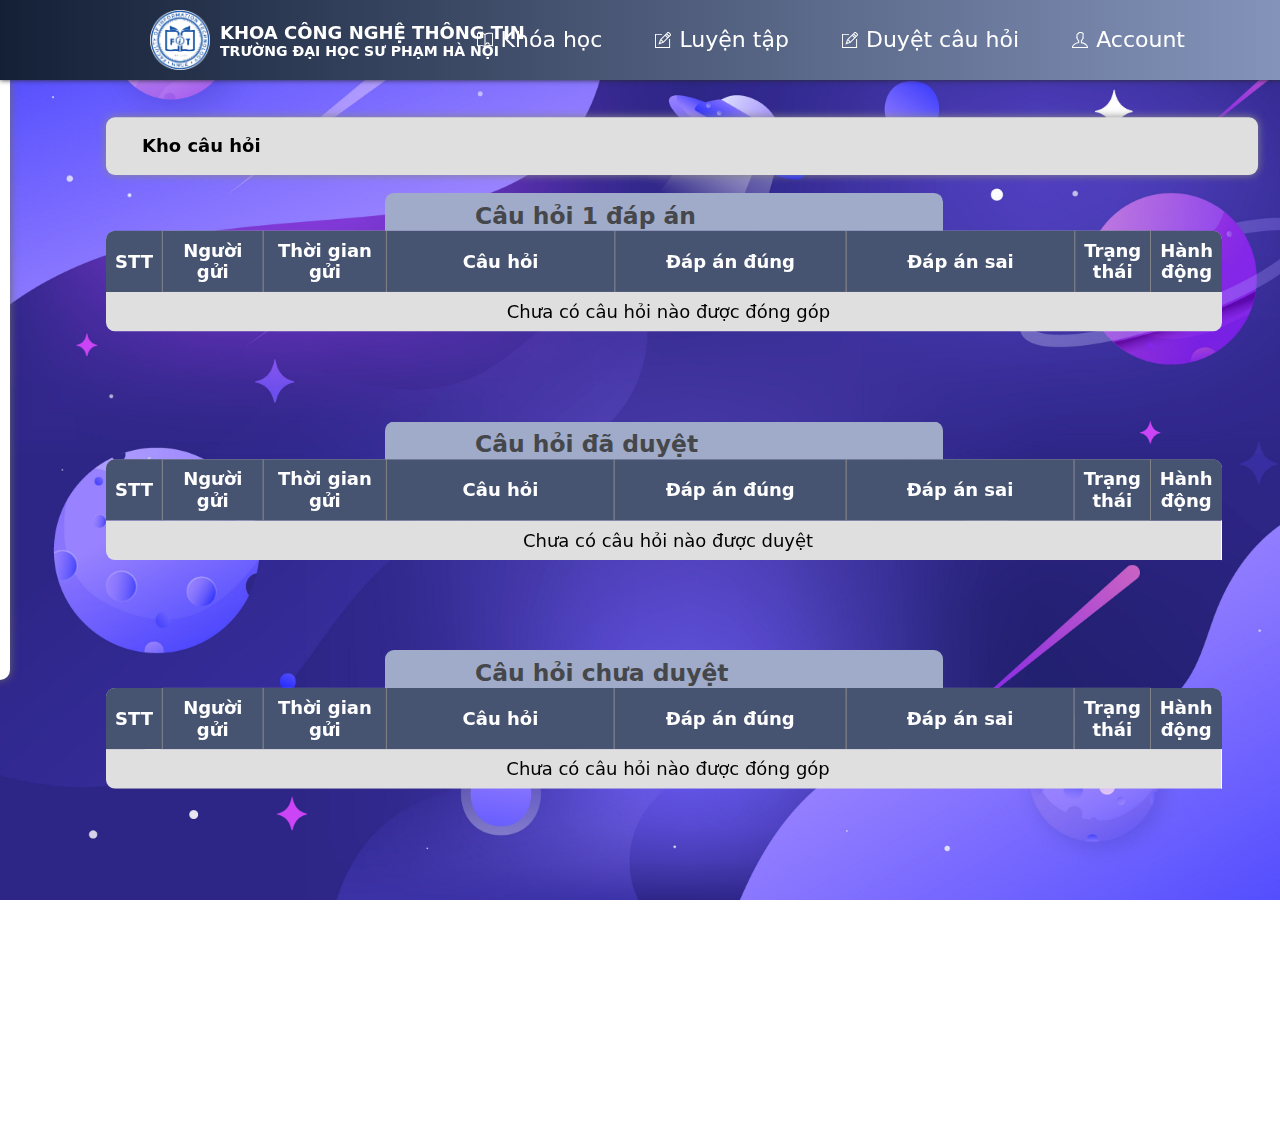
<file: html/DuyetCauHoi.html>
<!DOCTYPE html>
<html lang="en">
<head>
    <meta charset="UTF-8">
    <meta name="viewport" content="width=device-width, initial-scale=1.0">
    <title>Home</title>
    <link rel="stylesheet" href="../assests/css/Index.css">
    <link rel="stylesheet" href="../assests/css/home-footer.css">
    <link rel="stylesheet" href="../assests/css/DuyetCauHoi.css">
    <link rel="stylesheet" href="../assests/fonts/themify-icons/themify-icons.css">

    <style>
        .open {
            display: block;
        }
    </style>
</head>
<body>
    <div id="main">
        <div id="header">
            <div class="nav">
                <div class="logo">
                    <!-- <img src="../assets/img/logo2 .jpg" alt="Khoa CNTT ĐHSP Hà Nội"> -->
                    <img src="../assests/img/logo2.jpg" alt="Khoa CNTT ĐHSP Hà Nội">
                    <div class="logo-content">
                        <h2>KHOA CÔNG NGHỆ THÔNG TIN</h2>
                        <h3>TRƯỜNG ĐẠI HỌC SƯ PHẠM HÀ NỘI</h3>
                    </div>
                </div>
                
                <div class="content-nav">
                    <li id="course">
                        <div>
                            <i class="ti-book"></i>    
                            <a>Khóa học</a>
                        </div>
                        <ul class="sub-course">
                            <li style="line-height: 34px; margin-left: 20px; margin-top: 5px; font-weight: bold; font-family: sans-serif;">
                                <p>Khóa học của tôi</p>
                            </li>
                            <a href="https://fullstack.edu.vn/courses/html-css">
                                <li id="sub-course-sector">
                                    <!-- <img src="../assets/img/html-course.jpg" alt=""> -->
                                        <img src="../assests/img/html-course.jpg" alt="">
                                        <span id="name-course">HTML CSS từ Zero đến Hero</span>
                                        <span style="text-decoration: underline;" id="start-learn">Bắt đầu học</span>
                                </li>
                            </a>
                            <a href="https://fullstack.edu.vn/courses/javascript-co-ban">
                                <li id="sub-course-sector">
                                    <img src="../assests/img/js-course.jpg" alt="">
                                    <!-- <img src="../assets/img/js-course.jpg" alt=""> im -->
                                    <span id="name-course">Lập Trình JavaScript Cơ Bản</span>
                                    <span style="text-decoration: underline;" id="start-learn">Bắt đầu học</span>
                                </li>
                            </a>
                        </ul>
                    </li>

                    <li id="train">
                        <i class="ti-pencil-alt"></i>
                        <!-- <a href="LuyenTap.html">Luyện tập</a> -->
                        <a href="LuyenTap.html">Luyện tập</a>
                    </li>

                    <li id="note">
                        <i class="ti-pencil-alt"></i>
                        <!-- <a href="DuyetCauHoi.html">Duyệt câu hỏi</a> -->
                        <a href="DuyetCauHoi.html">Duyệt câu hỏi</a>
                    </li>
                    <li id="account">
                        <div>
                            <i class="ti-user"></i>
                            <a>Account</a>
                        </div>
                        <ul class="sub-account">
                            <li id="support">                              
                                <a><i class="ti-comment-alt"></i><span>&nbsp;Đóng góp ý kiến</span></a>
                            </li>
                            <li id="setting">                               
                                <a href="setting.html"><i class="ti-settings"></i><span>&nbsp;Cài đặt</span></a>
                            </li>
                            <li id="log-out">              
                                <a onclick="logout()" href="DangNhap.html"><i class="ti-power-off"></i><span>&nbsp;Đăng xuất</span></a>
                            </li>
                        </ul>
                    </li>
                </div>
            </div>
        </div>
        <script>
            function logout() {
                localStorage.setItem("current-account","{}");
            }
        </script>
        
        <!-- Đóng góp ý kiến -->

        <div class="contribute-ideas">
            <div id="ideas-head">
                <p>Đóng góp ý kiến</p>
                <i class="ti-close"></i>
            </div>
            <hr>

            <div class="ideas-bottom">
                <li id="ideas-bt">
                    <i class="ti-face-smile"></i>
                    <div>
                        <p style="font-family: sans-serif; font-weight: bold; font-size: 17px;">Chung tay cải thiện trang web</p>
                        <p style="font-family: sans-serif; font-size: 14px; color: #8a8c8f;">Đóng góp ý kiến về trải nghiệm sử dụng của bạn</p>
                    </div>
                </li>
                
                <li id="ideas-bt">
                    <i class="ti-alert"></i>
                    <div>
                        <p style="font-family: sans-serif; font-weight: bold; font-size: 17px;">Đã xảy ra lỗi</p>
                        <p style="font-family: sans-serif; font-size: 14px; color: #8a8c8f;">Hãy cho chúng tôi biết về tính năng bị lỗi</p>
                    </div>
                </li>
            </div>
        </div>
        
        <!--  -->

        <div class="content">
            <li id="content-left">
                <div class="top-content-icon">
                    <a href="../Index.html"><div class="back-home">
                        <i class="ti-home"></i>
                        <p>Trang chủ</p>
                    </div></a>
    
                    <a href="LoTrinh.html"><div class="road">
                        <i class="ti-map"></i>
                        <p>Lộ trình</p>
                    </div></a>
    
                    <a href="BaiViet.html"><div class="notification">
                        <i class="ti-comment-alt"></i>
                        <p>Bài Viết</p>
                    </div></a>
    
                    <a href="TinTuc.html"><div class="announce">
                        <i class="ti-announcement"></i>
                        <p>Tin tức</p>
                    </div></a>
                </div>

                <div class="help">
                    <i class="ti-help-alt"></i>
                    <a href="#">Help</a>
                </div>
            </li>
            <li id="content-right">
                <div class="KhoCH">
                    <a href="KhoCauHoi.html">Kho câu hỏi</a>
                </div>
                <div class="table" id="CauHoi1DA">
                    <h1>Câu hỏi 1 đáp án</h1>
                    <table>
                        <tr>
                            <th>STT</th>
                            <th>Người gửi</th>
                            <th>Thời gian gửi</th>
                            <th>Câu hỏi</th>
                            <th>Đáp án đúng</th>
                            <th>Đáp án sai</th>
                            <th>Trạng thái</th>
                            <th>Hành động</th>
                        </tr>
                    </table>
                </div>
                <div class="table" id="CauHoiNDA">
                    <h1>Câu hỏi đã duyệt</h1>
                    <table>
                        <tr>
                            <th>STT</th>
                            <th>Người gửi</th>
                            <th>Thời gian gửi</th>
                            <th>Câu hỏi</th>
                            <th>Đáp án đúng</th>
                            <th>Đáp án sai</th>
                            <th>Trạng thái</th>
                            <th>Hành động</th>
                        </tr>
                    </table>
                </div>
                <div class="table" id="CauHoiDien">
                    <h1>Câu hỏi chưa duyệt</h1>
                    <table>
                        <tr>
                            <th>STT</th>
                            <th>Người gửi</th>
                            <th>Thời gian gửi</th>
                            <th>Câu hỏi</th>
                            <th>Đáp án đúng</th>
                            <th>Đáp án sai</th>
                            <th>Trạng thái</th>
                            <th>Hành động</th>
                        </tr>
                    </table>
                </div>
            </li>
            <script>
                var current_user=JSON.parse(localStorage["current-account"]);

                // tao 2 gia tri tren localStorage
                localStorage.setItem('cauHoiDaDuyet', "{}")
                localStorage.setItem('cauHoiChuaDuyet', "{}")


                // Bảng câu hỏi 1 đáp án;
                var table_inner=`
                            <tr>
                                <th>STT</th>
                                <th>Người gửi</th>
                                <th>Thời gian gửi</th>
                                <th>Câu hỏi</th>
                                <th>Đáp án đúng</th>
                                <th>Đáp án sai</th>
                                <th>Trạng thái</th>
                                <th>Hành động</th>
                            </tr>`;
                // chuyển value có key là CauHoi1DA thành object, nếu object rỗng thì thêm chú thích 
                var inner_cauhoi1da=JSON.parse(localStorage["CauHoi1DA"]);
                console.log(inner_cauhoi1da)
                if(Object.entries(inner_cauhoi1da).length==0) {
                    table_inner+=`
                        <tr>
                            <td align="center" colspan="8" id="endof">Chưa có câu hỏi nào được đóng góp</td>
                        </tr>`;
                    document.querySelector("#content-right #CauHoi1DA table").innerHTML=table_inner;

                //ngược lại nếu tồn tại phần tử thì lặp qua tất cả các ptu, chuyển các value của object inner_cauhoi1da
                // thành object và lưu vào bảng
                } else {
                    for(let i=0; i<Object.entries(inner_cauhoi1da).length;i++) {
                        tmp=JSON.parse(inner_cauhoi1da[`CauHoi_${i}`]);
                        table_inner+=`
                            <tr>
                                <td>${i+1}</td>
                                <td>${tmp.user}</td>
                                <td>${tmp.time}</td>
                                <td>${tmp.CauHoi}</td>
                                <td>${tmp.DapAn_Dung}</td>
                                <td>* ${tmp.DapAn_Sai1}<br>* ${tmp.DapAn_Sai2}<br>* ${tmp.DapAn_Sai3}</td>`
                // nếu trạng thái câu hỏi là 0 thì là chưa duyệt, bằng 1 thì đã duyệt
                // nếu account hiện tại có per là admin thì thêm chức năng duyệt
                        if(current_user.per=="admin") {

                            if(tmp.TrangThai=="0") {table_inner+=`<td><button id="duyet_${i}">Duyệt</button></td>`;}
                            else if(tmp.TrangThai=="1") {table_inner+=`<td>Đã duyệt</td>`};
                            table_inner+=`<td><button id="detete_${i}">Xóa</button></td></tr>`;
                        } else {
                            if(tmp.TrangThai=="0") {table_inner+=`<td>Chưa duyệt</td>`;}
                            else if(tmp.TrangThai=="1") {table_inner+=`<td>Đã duyệt</td>`};
                            table_inner+=`<td>~</td></tr>`;
                        }
                        document.querySelector(`#content-right #CauHoi1DA table`).innerHTML=table_inner;
                    }

                    if(current_user.per=="admin") {
                        //button duyệt
                        for(let i=0;i<Object.entries(inner_cauhoi1da).length;i++) {
                            // chuyển value có key là CauHoi1DA thành object, tiếp tục chuyển các value của object Raw_CauHoi thành object
                            let Raw_CauHoi=JSON.parse(localStorage["CauHoi1DA"]);
                            let Raw_inner=JSON.parse(Raw_CauHoi[`CauHoi_${i}`]);
                            let daDuyet = JSON.parse(localStorage["cauHoiDaDuyet"])
                            // console.log(daDuyet)

                            if(Raw_inner.TrangThai==0) {
                                // Gán event onclick vào nút duyệt
                                document.querySelector(`#CauHoiNDA #duyet_${i}`).onclick=function() {
                                    // Trạng thái đã duyệt
                                    Raw_inner.TrangThai=1;
                                    // upload localstorage
                                    Raw_CauHoi[`CauHoi_${i}`]=JSON.stringify(Raw_inner);
                                    console.log(Raw_CauHoi[`CauHoi_${i}`]);
                                    localStorage.setItem("CauHoiNDA",JSON.stringify(Raw_CauHoi));
                                    // Load lại trang web
                                    location.reload();
                                }
                            }
                        }

                        //button xóa
                        for(let i=0; i<Object.entries(inner_cauhoi1da).length;i++) {
                            // Gán event onclick vào nút xóa
                            document.querySelector(`#CauHoi1DA #detete_${i}`).onclick=function() {
                                let Raw_CauHoi=JSON.parse(localStorage["CauHoi1DA"]);
                                for(let j=i;j<Object.entries(inner_cauhoi1da).length-1;j++) {
                                    Raw_CauHoi[`CauHoi_${j}`]=Raw_CauHoi[`CauHoi_${j+1}`];
                                }

                                delete Raw_CauHoi[`CauHoi_${Object.entries(inner_cauhoi1da).length-1}`];
                                console.log(Raw_CauHoi);
                                localStorage.setItem("CauHoi1DA",JSON.stringify(Raw_CauHoi));
                                location.reload();
                            }
                        }
                    }
                }


            
                // Bảng câu hỏi đã duyệt
                inner_cauhoi=JSON.parse(localStorage["CauHoiNDA"]);
                var inner_CauHoiNDA=Object.entries(inner_cauhoi);
                var table_inner=`
                        <tr>
                            <th>STT</th>
                            <th>Người gửi</th>
                            <th>Thời gian gửi</th>
                            <th>Câu hỏi</th>
                            <th>Đáp án đúng</th>
                            <th>Đáp án sai</th>
                            <th>Trạng thái</th>
                            <th>Hành động</th>
                        </tr>`;
                if(inner_CauHoiNDA.length==0) {
                    table_inner+=`
                        <tr>
                            <td align="center" colspan="8">Chưa có câu hỏi nào được duyệt</td>
                        </tr>`;
                    document.querySelector("#content-right #CauHoiNDA table").innerHTML=table_inner;
                } else {
                    for(let i=0;i<inner_CauHoiNDA.length;i++) {
                        // tạo object tmp là biến chuyển từ value của mảng inner_CauHoiNDA[vị tri dò][1] 
                        tmp=JSON.parse(inner_CauHoiNDA[i][1])
                        console.log(tmp);
                        tmp_dung=JSON.parse(tmp.DapAnDung); // lưu object các DapAnDung của tmp
                        console.log(tmp_dung) // object {DADung_1: 're', DADung_2: '', DADung_3: '', DADung_4: ''}
                        // lấy ra phần từ của object tmp_dung : tmp_dung.DADung_1 = tmp_dun["DADung_1"]
                        tmp_sai=JSON.parse(tmp.DapAnSai);
                        table_inner+=`
                            <tr>
                                <td>${i+1}</td>
                                <td>${tmp.user}</td>
                                <td>${tmp.time}</td>
                                <td>${tmp.CauHoi}</td>
                                    <td>* ${tmp_dung.DADung_1}`;
                        if(tmp_dung.DADung_2!="") table_inner+=`<br>* ${tmp_dung.DADung_2}`;
                        if(tmp_dung.DADung_3!="") table_inner+=`<br>* ${tmp_dung.DADung_3}`;
                        if(tmp_dung.DADung_4!="") table_inner+=`<br>* ${tmp_dung.DADung_4}`;

                        table_inner+=`</td><td>* ${tmp_sai.DASai_1}`;

                        if(tmp_sai.DASai_2) table_inner+=`<br>* ${tmp_sai.DASai_2}`;
                        if(tmp_sai.DASai_3) table_inner+=`<br>* ${tmp_sai.DASai_3}`;
                        if(tmp_sai.DASai_4) table_inner+=`<br>* ${tmp_sai.DASai_4}`;
                        table_inner+=`</td>`
                        
                        if(current_user.per=="admin") {

                            if(tmp.TrangThai=="0") {table_inner+=`<td><button id="duyet_${i}">Duyệt</button></td>`;}
                            else if(tmp.TrangThai=="1") {table_inner+=`<td>Đã duyệt</td>`};
                            table_inner+=`<td><button id="detete_${i}">Xóa</button></td></tr>`;
                        } else {
                            if(tmp.TrangThai=="0") {table_inner+=`<td>Chưa duyệt</td>`;}
                            else if(tmp.TrangThai=="1") {table_inner+=`<td>Đã duyệt</td>`};
                            table_inner+=`<td>~</td></tr>`;
                        }
                        document.querySelector("#content-right #CauHoiNDA table").innerHTML=table_inner;
                    }

                    var inner_cauhoinda=JSON.parse(localStorage["CauHoiNDA"]);
                    if(current_user.per=="admin") {
                        //button duyệt
                        for(let i=0;i<Object.entries(inner_cauhoinda).length;i++) {
                            // Lấy object câu hỏi raw và kho câu hỏi nhiều đáp án từ local storage
                            let Raw_CauHoi=JSON.parse(localStorage["CauHoiNDA"]);
                            let Raw_inner=JSON.parse(Raw_CauHoi[`CauHoi_${i}`]);
                            if(Raw_inner.TrangThai==0) {
                                // Gán event onclick vào nút duyệt
                                // document.querySelector(`#CauHoiNDA #duyet_${i}`).onclick=function() {
                                document.querySelector(`#CauHoiNDA #duyet_${i}`).onclick =function(){
                                    // Trạng thái đã duyệt
                                    Raw_inner.TrangThai=1;
                                    // upload localstorage
                                    Raw_CauHoi[`CauHoi_${i}`]=JSON.stringify(Raw_inner);
                                    console.log(Raw_CauHoi[`CauHoi_${i}`]);
                                    localStorage.setItem("CauHoiNDA",JSON.stringify(Raw_CauHoi));
                                    // Load lại trang web
                                    location.reload();
                                }
                            }
                        }
                        // for (let i =0 ;i <Object.entries(inner_cauhoinda).length;i++){
                        //     // Lấy object câu hỏi raw và kho nhạpa câu hỏi nhiều đáp án từ local storage 
                        //     let Raw_CauHoi=JSON.parse(localStorage["CauHoiNDA"]);
                        //     let Raw_inner=JSON.parse(Raw_CauHoi[`CauHoi_${i}`]); 
                        //     if(Raw_inner.TrangThai==0){
                        //         // Gán event onclick vào nút duyệt 
                        //         document.querySelector(`#CauHoiNDA #duyet_${i}`).onclick=funcion(){
                        //             // Trạng thái đã duyệt 
                        //             Raw_inner.TrangThai=1;
                        //             //upload localstorage
                        //             Raw_CauHoi[`CauHoi_${i}`] =JSON.stringify(Raw_inner);
                        //             console.log(Raw_CauHoi[`CauHoi_${i}`]);
                        //             localStorage.setItem("CauHoiNDA",JSON.stringify(Raw_CauHoi));
                        //             // load tại trang web 
                        //             location.reload(); 
                        //         }
                        //     }
                        // }
                        //button xóa
                        for(let i=0; i<Object.entries(inner_cauhoinda).length;i++) {
                            // Gán event onclick vào nút xóa
                            document.querySelector(`#CauHoiNDA #detete_${i}`).onclick=function() {
                                console.log(Object.entries(inner_cauhoinda).length);
                                let Raw_CauHoi=JSON.parse(localStorage["CauHoiNDA"]);
                                for(let j=i;j<Object.entries(inner_cauhoinda).length-1;j++) {
                                    // Bắt đầu từ thuộc tính có stt i+1
                                    // Gán giá trị của thuộc tính câu hỏi này bằng giá trị của thuộc tính câu hỏi sau nó
                                    Raw_CauHoi[`CauHoi_${j}`]=Raw_CauHoi[`CauHoi_${j+1}`];
                                }

                                // Xóa thuộc tính cuối cùng của object
                                delete Raw_CauHoi[`CauHoi_${Object.entries(inner_cauhoinda).length-1}`];
                                console.log(Raw_CauHoi);
                                localStorage.setItem("CauHoiNDA",JSON.stringify(Raw_CauHoi));
                                // Load lại trang web
                                location.reload();
                            }
                        }
                    }
                }

                // Bảng câu hỏi chưa được duyệt
                inner_cauhoi=JSON.parse(localStorage["CauHoiDien"]);
                var inner_CauHoiDien=Object.entries(inner_cauhoi);
                var table_inner=`
                        <tr>
                            <th>STT</th>
                            <th>Người gửi</th>
                            <th>Thời gian gửi</th>
                            <th>Câu hỏi</th>
                            <th>Đáp án đúng</th>
                            <th>Đáp án sai</th>
                            <th>Trạng thái</th>
                            <th>Hành động</th>
                        </tr>`;
                if(inner_CauHoiDien.length==0) {
                    table_inner+=`
                        <tr>
                            <td align="center" colspan="8">Chưa có câu hỏi nào được đóng góp</td>
                        </tr>`;
                    document.querySelector("#content-right #CauHoiDien table").innerHTML=table_inner;
                } else {
                    for(let i=0; i<inner_CauHoiDien.length;i++) {
                        tmp=JSON.parse(inner_CauHoiDien[i][1]);
                        table_inner+=`
                            <tr>
                                <td>${i+1}</td>
                                <td>${tmp.user}</td>
                                <td>${tmp.time}</td>
                                <td>${tmp.CauHoi}</td>
                                <td>${tmp.DapAn}</td>
                                <td>~</td>`
                        
                        // if(current_user.per=="admin") {
                        //     if(tmp.TrangThai=="0") {table_inner+=`<td><button id="duyet_${i}">Duyệt</button></td>`;}
                        //     else if(tmp.TrangThai=="1") {table_inner+=`<td>Đã duyệt</td>`};
                        //     table_inner+=`<td><button id="detete_${i}">Xóa</button></td></tr>`;
                        // } else {
                        //     if(tmp.TrangThai=="0") {table_inner+=`<td>Chưa duyệt</td>`;}
                        //     else if(tmp.TrangThai=="1") {table_inner+=`<td>Đã duyệt</td>`};
                        //     table_inner+=`<td>~</td></tr>`;
                        // }
                        if(current_user.per=="admin"){
                            if(tmp.TrangThai=="0"){table_inner+=`<td><button id="duyet_${i}">Duyệt</button></td>`;}
                            else if(tmp.TrangThai=="1"){table_inner+=`<td>Đã duyẹt</td>`};
                            table_inner+=`<td><button id="detete_${i}">Xóa</button><td></tr>`; 
                        }else{
                            if(tmp.TrangThai=="0"){table_inner+=`<td>Chưa duyet</td>`;}
                            else if(tmp.TrangThai=="1"){table_inner+=`<td>Đã duyệt</td>`};
                            table_inner+=`<td>~</td><tr>`; 
                        }
                        document.querySelector("#content-right #CauHoiDien table").innerHTML=table_inner;
                    }
                    
                     var inner_cauhoidien=JSON.parse(localStorage["CauHoiDien"]);
                    if(current_user.per=="admin") {
                        //button duyệt
                        for(let i=0;i<Object.entries(inner_cauhoidien).length;i++) {
                            // Lấy object câu hỏi raw và kho câu hỏi điền đáp án từ local storage
                            let Raw_CauHoi=JSON.parse(localStorage["CauHoiDien"]);
                            let Raw_inner=JSON.parse(Raw_CauHoi[`CauHoi_${i}`]);
                            if(Raw_inner.TrangThai==0) {
                                // Gán event onclick vào nút duyệt
                                document.querySelector(`#CauHoiDien #duyet_${i}`).onclick=function() {
                                    // Trạng thái đã duyệt
                                    Raw_inner.TrangThai=1;
                                    // upload localstorage
                                    Raw_CauHoi[`CauHoi_${i}`]=JSON.stringify(Raw_inner);
                                    console.log(Raw_CauHoi[`CauHoi_${i}`]);
                                    localStorage.setItem("CauHoiDien",JSON.stringify(Raw_CauHoi));
                                    // Load lại trang web
                                    location.reload();
                                }
                            }
                        }
                        //button xóa
                        for(let i=0; i<Object.entries(inner_cauhoidien).length;i++) {
                            // Gán event onclick vào nút xóa
                            document.querySelector(`#CauHoiDien #detete_${i}`).onclick=function() {
                                let Raw_CauHoi=JSON.parse(localStorage["CauHoiDien"]);
                                for(let j=i;j<Object.entries(inner_cauhoidien).length-1;j++) {
                                    // Bắt đầu từ thuộc tính có stt i+1
                                    // Gán giá trị của thuộc tính câu hỏi này bằng giá trị của thuộc tính câu hỏi sau nó
                                    Raw_CauHoi[`CauHoi_${j}`]=Raw_CauHoi[`CauHoi_${j+1}`];
                                }

                                // Xóa thuộc tính cuối cùng của object
                                delete Raw_CauHoi[`CauHoi_${Object.entries(inner_cauhoidien).length-1}`];
                                console.log(Raw_CauHoi);
                                localStorage.setItem("CauHoiDien",JSON.stringify(Raw_CauHoi));
                                // Load lại trang web
                                location.reload();
                            }
                        }
                    }
                }

            </script>
        </div>
    </div>

    <div class="home-footer">
        <div class="image">
            <!-- <img src="../assets/img/logo2.jpg" alt=""> -->
            <img src="../assests/img/logo2.jpg" alt="">
        </div>
        <div class="info">
            <span>Nhóm 12 - NTPTW01 - K72 Nền Tảng Phát Triển Web</span><br>
            <span>1 Tháng 12, 2023</span>
        </div>
        <div class="tag">
            <span>Khoa Công nghệ thông tin - Trường Đại học Sư phạm Hà Nội 2023</span>
        </div>
    </div>
    <script>

        // Account sub
        const sub_account = document.querySelector('.sub-account');
        const user_avt = document.querySelector('#account > div');


        function showAccount() {
            if(sub_course.classList.contains('open')) {
                sub_course.classList.remove('open')
            }
            sub_account.classList.toggle('open');
        }

        user_avt.addEventListener('click', showAccount)


        // Course sub
        const sub_course = document.querySelector('.sub-course');
        const course_avt = document.querySelector('#course > div');


        function showCourse() {
            if(sub_account.classList.contains('open')) {
                sub_account.classList.remove('open')
            }
            sub_course.classList.toggle('open');
        }
        
        course_avt.addEventListener('click', showCourse)

        // Contribute ideas
        const show_ideas = document.querySelector('.sub-account #support');
        const sub_ideas = document.querySelector('.contribute-ideas');
        const ideas_avt = document.querySelector('#ideas-head .ti-close');

        function showContribute() {
            if(sub_account.classList.contains('open')) {
                sub_account.classList.remove('open')
            }
            sub_ideas.classList.add('open');
        }

        function hideContribute() {
            sub_ideas.classList.remove('open')
        }

        show_ideas.addEventListener('click', showContribute);
        ideas_avt.addEventListener('click', hideContribute);

    </script>
</body>
</html>
</file>
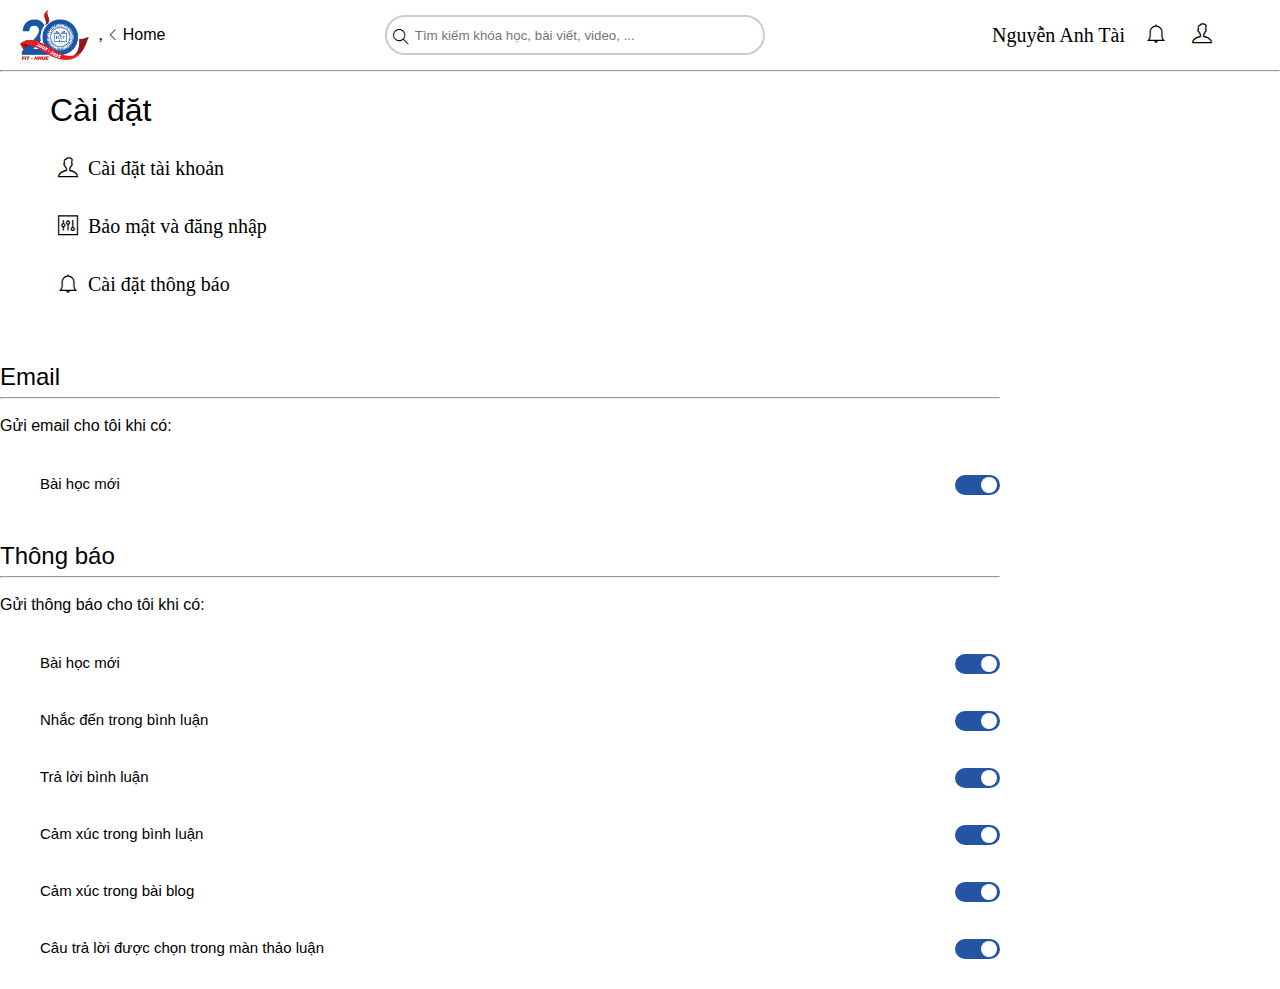
<file: html/notify.html>
<!DOCTYPE html>
<html lang="en">
<head>
    <meta charset="UTF-8">
    <meta name="viewport" content="width=device-width, initial-scale=1.0">
    <!-- <link rel="stylesheet" href="../../assets/fonts/themify-icons/themify-icons.css">
    <link rel="stylesheet" href="../assets/css/notify.css"> -->
    <link rel="stylesheet" href="../assests/fonts/themify-icons/themify-icons.css">
    <link rel="stylesheet" href="../assests/css/notify.css">
    <title>BlingLearning</title>
</head>
<body>
    <div id="main">
        <div id="head">
            <div id="head-left">
                <!-- <a href="../Index.html"><img src="../assets/img/logo1.jpg" alt=""></a> -->
                ,<a href="../Index.html"><img src="../assests/img/logo1.jpg" alt=""></a>
                <div class="head-content-left">
                    <i class="ti-angle-left"></i>
                    <!-- <a href="../Index.html">Home</a> -->
                    <a href="../Index.html">Home</a>
                </div>
            </div>

            <div id="head-center">
                <input type="text" id="search" class="Search_input" placeholder="Tìm kiếm khóa học, bài viết, video, ...">
                <div style="display: inline;" id="search-icon">
                    <i class="ti-search"></i>
                </div>
            </div>

            <div id="head-right">
                <div style="display: inline; cursor: pointer;">Nguyễn Anh Tài</div>

                <i class="ti-bell js-noti">
                    <div class="sub-inform">
                        <div id="sub-inform-top">
                            <span>Thông báo</span>
                            <span>Đánh dấu đã đọc</span>
                        </div>
                        <div id="sub-inform-bottom">
                            <!-- <img src="../assets/img/cpp-course.jpg" alt=""> -->
                            <img src="../assests/img/cpp-course.jpg" alt="">
                            <div style="display: flex; flex-direction: column;">
                                <p style="margin-top: 10px;">Bài học <b>Class</b> mới được thêm vào</p>
                                <p style="font-size: 12px; color: #fb5521 ;">2 ngày trước</p>
                            </div>
                        </div>
                    </div>
                </i>

                <i class="ti-user js-set">
                    <ul class="sub-account">
                        <li id="my-page">
                            <!-- <a href="../Index.html"><i class="ti-id-badge"></i><span>&nbsp;Trang cá nhân</span></a> -->
                            <a href="../Index.html"><i class="ti-id-badge"></i><span>&nbsp;Trang cá nhân</span></a>
                        </li>
                        <li id="support">                              
                            <a><i class="ti-comment-alt"></i><span>&nbsp;Đóng góp ý kiến</span></a>
                        </li>
                        <li id="setting">                               
                            <!-- <a href="setting.html"><i class="ti-settings"></i><span>&nbsp;Cài đặt</span></a> -->
                            <a href="setting.html"><i class="ti-settings"></i><span>&nbsp;Cài đặt</span></a>
                        </li>
                        <li id="log-out">        
                            <!-- <a onclick="logout()" href="DangNhap.html"><i class="ti-power-off"></i><span>&nbsp;Đăng xuất</span></a> -->
                            <a onclick ="logout()" href ="DangNhap.html"><i class="ti-power-off"></i><span>&nbsp;Đăng xuất</span></a>
                        </li>
                    </ul>
                </i>
            </div>
        </div>
        <hr>
        <script>
            function logout() {
                localStorage.setItem("current-account","{}");
            }
        </script>

        <!-- Đóng góp ý kiến -->
        <div class="contribute-sector">
            <div class="contribute-ideas">
                    <div id="ideas-head">
                        <p>Đóng góp ý kiến</p>
                        <i class="ti-close"></i>
                    </div>
                    <hr>
        
                    <div class="ideas-bottom">
                        <li id="ideas-bt">
                            <i class="ti-face-smile"></i>
                            <div>
                                <p style="font-family: sans-serif; font-weight: bold; font-size: 17px;">Chung tay cải thiện trang web</p>
                                <p style="font-family: sans-serif; font-size: 14px; color: #8a8c8f;">Đóng góp ý kiến về trải nghiệm sử dụng của bạn</p>
                            </div>
                        </li>
                        
                        <li id="ideas-bt">
                            <i class="ti-alert"></i>
                            <div>
                                <p style="font-family: sans-serif; font-weight: bold; font-size: 17px;">Đã xảy ra lỗi</p>
                                <p style="font-family: sans-serif; font-size: 14px; color: #8a8c8f;">Hãy cho chúng tôi biết về tính năng bị lỗi</p>
                            </div>
                        </li>
                    </div>
                </div>
            </div>
        </div>
        <!--  -->
    
    
        <div id="body">
                <div id="body-left">
                    <h1 style="font-family: sans-serif; font-weight: 500;">Cài đặt</h1>
                    <div class="body-content-left" id="set-account">
                        <i class="ti-user"></i>
                        <a style="color: #000; text-decoration: none;" href="setting.html">Cài đặt tài khoản</a>
                    </div>
                    <div class="body-content-left">
                        <i class="ti-panel"></i>
                        <a style="color: #000; text-decoration: none;" href="security.html">Bảo mật và đăng nhập</a>
                    </div>
                    <div class="body-content-left">
                        <i class="ti-bell"></i>
                        <a style="color: #000; text-decoration: none;" href="notify.html">Cài đặt thông báo</a>
                    </div>
                </div>
    
                <div id="body-right">
                    <h2 style="margin-bottom: 6px; font-weight: 200;">Email</h2>
                    <hr>
                    <div id="content-right">
                        <div class="email-content">
                            <p style="margin-top: 18px;">Gửi email cho tôi khi có:</p>
                            <div id="get-notify">
                                <p>Bài học mới</p>
                                
                                <div id="wrapper">
                                    <input type="checkbox" class="switch">
                                </div>
                            </div>
                        </div>     
                    </div>

                    <h2 style="margin-top: 50px; margin-bottom: 6px; font-weight: 200;">Thông báo</h2>
                    <hr>
                    <div id="content-right">
                        <div class="email-content">
                            <p style="margin-top: 18px;">Gửi thông báo cho tôi khi có:</p>
                            <div id="get-notify">
                                <p>Bài học mới</p>
                                
                                <div id="wrapper">
                                    <input type="checkbox" class="switch">
                                </div>
                            </div>

                            <div id="get-notify">
                                <p>Nhắc đến trong bình luận</p>
                                
                                <div id="wrapper">
                                    <input type="checkbox" class="switch">
                                </div>
                            </div>

                            <div id="get-notify">
                                <p>Trả lời bình luận</p>
                                
                                <div id="wrapper">
                                    <input type="checkbox" class="switch" placeholder="">
                                </div>
                            </div>
                            
                            <div id="get-notify">
                                <p>Cảm xúc trong bình luận</p>
                                
                                <div id="wrapper">
                                    <input type="checkbox" class="switch">
                                </div>
                            </div>
                            </div>
                            
                            <div id="get-notify">
                                <p>Cảm xúc trong bài blog</p>
                                
                                <div id="wrapper">
                                    <input type="checkbox" class="switch">
                                </div>
                            </div>

                            <div id="get-notify">
                                <p>Câu trả lời được chọn trong màn thảo luận</p>
                                
                                <div id="wrapper">
                                    <input type="checkbox" class="switch">
                                </div>
                            </div>
                        </div>     
                    </div>
                </div>
        </div>
    </div>
    

    <script>
        const a = document.querySelector('#head-right .ti-user');
        const sub = document.querySelector('.sub-account')

        function showSetting() {
            if(sup.classList.contains('open')) {
                sup.classList.remove('open');
            }
            sub.classList.toggle('open')
        }
        a.addEventListener('click', showSetting)


        const b = document.querySelector('#head-right .ti-bell');
        const sup = document.querySelector('.sub-inform')
        function showInform() {
            if(sub.classList.contains('open')) {
                sub.classList.remove('open');
            }
            sup.classList.toggle('open')
        }
        b.addEventListener('click', showInform)

        // đóng góp ý kiến
        const show_ideas = document.querySelector("#support");

        show_ideas.addEventListener('click', function(){
            document.querySelector(".contribute-sector").classList.add('open');
            document.querySelector(".contribute-ideas").classList.add('open');
        })

        document.querySelector("#ideas-head .ti-close").addEventListener('click',function(){
            document.querySelector(".contribute-sector").classList.remove('open');
            document.querySelector(".contribute-ideas").classList.remove('open');
        }) 

        document.querySelector(".contribute-sector").addEventListener('click', function(e){
            document.querySelector(".contribute-sector").classList.remove('open');
            document.querySelector(".contribute-ideas").classList.remove('open');
        })

        document.querySelector(".contribute-ideas").addEventListener('click', function(e){
            e.stopPropagation();
        })
    </script>
</body>
</html>
</file>
<file: assests/fonts/themify-icons/demo-files/demo.css>
body {
	font: normal 1em/1.5em Arial, Helvetica, sans-serif;
	max-width: 90%;
	margin: 30px auto 0;
}
h1, h3 {
	font-weight: normal;
}
h3 {
	font-size: 1.4;
	text-transform: uppercase;
	letter-spacing: 1px;
}

.icon-section {
	margin: 0 0 3em;
	clear: both;
	overflow: hidden;
}
.icon-container {
	width: 240px; 
	padding: .7em 0;
	float: left; 
	position: relative;
	text-align: left;
}
.icon-container [class^="ti-"], 
.icon-container [class*=" ti-"] {
	color: #000;
	position: absolute;
	margin-top: 3px;
	transition: .3s;
}
.icon-container:hover [class^="ti-"],
.icon-container:hover [class*=" ti-"] {
	font-size: 2.2em;
	margin-top: -5px;
}
.icon-container:hover .icon-name {
	color: #000;
}
.icon-name {
	color: #aaa;
	margin-left: 35px;
	font-size: .8em;
	transition: .3s;
}
.icon-container:hover .icon-name {
	margin-left: 45px;
}
</file>
<file: assests/fonts/themify-icons/themify-icons.css>
@font-face {
	font-family: 'themify';
	src:url('fonts/themify.eot?-fvbane');
	src:url('fonts/themify.eot?#iefix-fvbane') format('embedded-opentype'),
		url('fonts/themify.woff?-fvbane') format('woff'),
		url('fonts/themify.ttf?-fvbane') format('truetype'),
		url('fonts/themify.svg?-fvbane#themify') format('svg');
	font-weight: normal;
	font-style: normal;
}

[class^="ti-"], [class*=" ti-"] {
	font-family: 'themify';
	speak: none;
	font-style: normal;
	font-weight: normal;
	font-variant: normal;
	text-transform: none;
	line-height: 1;

	/* Better Font Rendering =========== */
	-webkit-font-smoothing: antialiased;
	-moz-osx-font-smoothing: grayscale;
}

.ti-wand:before {
	content: "\e600";
}
.ti-volume:before {
	content: "\e601";
}
.ti-user:before {
	content: "\e602";
}
.ti-unlock:before {
	content: "\e603";
}
.ti-unlink:before {
	content: "\e604";
}
.ti-trash:before {
	content: "\e605";
}
.ti-thought:before {
	content: "\e606";
}
.ti-target:before {
	content: "\e607";
}
.ti-tag:before {
	content: "\e608";
}
.ti-tablet:before {
	content: "\e609";
}
.ti-star:before {
	content: "\e60a";
}
.ti-spray:before {
	content: "\e60b";
}
.ti-signal:before {
	content: "\e60c";
}
.ti-shopping-cart:before {
	content: "\e60d";
}
.ti-shopping-cart-full:before {
	content: "\e60e";
}
.ti-settings:before {
	content: "\e60f";
}
.ti-search:before {
	content: "\e610";
}
.ti-zoom-in:before {
	content: "\e611";
}
.ti-zoom-out:before {
	content: "\e612";
}
.ti-cut:before {
	content: "\e613";
}
.ti-ruler:before {
	content: "\e614";
}
.ti-ruler-pencil:before {
	content: "\e615";
}
.ti-ruler-alt:before {
	content: "\e616";
}
.ti-bookmark:before {
	content: "\e617";
}
.ti-bookmark-alt:before {
	content: "\e618";
}
.ti-reload:before {
	content: "\e619";
}
.ti-plus:before {
	content: "\e61a";
}
.ti-pin:before {
	content: "\e61b";
}
.ti-pencil:before {
	content: "\e61c";
}
.ti-pencil-alt:before {
	content: "\e61d";
}
.ti-paint-roller:before {
	content: "\e61e";
}
.ti-paint-bucket:before {
	content: "\e61f";
}
.ti-na:before {
	content: "\e620";
}
.ti-mobile:before {
	content: "\e621";
}
.ti-minus:before {
	content: "\e622";
}
.ti-medall:before {
	content: "\e623";
}
.ti-medall-alt:before {
	content: "\e624";
}
.ti-marker:before {
	content: "\e625";
}
.ti-marker-alt:before {
	content: "\e626";
}
.ti-arrow-up:before {
	content: "\e627";
}
.ti-arrow-right:before {
	content: "\e628";
}
.ti-arrow-left:before {
	content: "\e629";
}
.ti-arrow-down:before {
	content: "\e62a";
}
.ti-lock:before {
	content: "\e62b";
}
.ti-location-arrow:before {
	content: "\e62c";
}
.ti-link:before {
	content: "\e62d";
}
.ti-layout:before {
	content: "\e62e";
}
.ti-layers:before {
	content: "\e62f";
}
.ti-layers-alt:before {
	content: "\e630";
}
.ti-key:before {
	content: "\e631";
}
.ti-import:before {
	content: "\e632";
}
.ti-image:before {
	content: "\e633";
}
.ti-heart:before {
	content: "\e634";
}
.ti-heart-broken:before {
	content: "\e635";
}
.ti-hand-stop:before {
	content: "\e636";
}
.ti-hand-open:before {
	content: "\e637";
}
.ti-hand-drag:before {
	content: "\e638";
}
.ti-folder:before {
	content: "\e639";
}
.ti-flag:before {
	content: "\e63a";
}
.ti-flag-alt:before {
	content: "\e63b";
}
.ti-flag-alt-2:before {
	content: "\e63c";
}
.ti-eye:before {
	content: "\e63d";
}
.ti-export:before {
	content: "\e63e";
}
.ti-exchange-vertical:before {
	content: "\e63f";
}
.ti-desktop:before {
	content: "\e640";
}
.ti-cup:before {
	content: "\e641";
}
.ti-crown:before {
	content: "\e642";
}
.ti-comments:before {
	content: "\e643";
}
.ti-comment:before {
	content: "\e644";
}
.ti-comment-alt:before {
	content: "\e645";
}
.ti-close:before {
	content: "\e646";
}
.ti-clip:before {
	content: "\e647";
}
.ti-angle-up:before {
	content: "\e648";
}
.ti-angle-right:before {
	content: "\e649";
}
.ti-angle-left:before {
	content: "\e64a";
}
.ti-angle-down:before {
	content: "\e64b";
}
.ti-check:before {
	content: "\e64c";
}
.ti-check-box:before {
	content: "\e64d";
}
.ti-camera:before {
	content: "\e64e";
}
.ti-announcement:before {
	content: "\e64f";
}
.ti-brush:before {
	content: "\e650";
}
.ti-briefcase:before {
	content: "\e651";
}
.ti-bolt:before {
	content: "\e652";
}
.ti-bolt-alt:before {
	content: "\e653";
}
.ti-blackboard:before {
	content: "\e654";
}
.ti-bag:before {
	content: "\e655";
}
.ti-move:before {
	content: "\e656";
}
.ti-arrows-vertical:before {
	content: "\e657";
}
.ti-arrows-horizontal:before {
	content: "\e658";
}
.ti-fullscreen:before {
	content: "\e659";
}
.ti-arrow-top-right:before {
	content: "\e65a";
}
.ti-arrow-top-left:before {
	content: "\e65b";
}
.ti-arrow-circle-up:before {
	content: "\e65c";
}
.ti-arrow-circle-right:before {
	content: "\e65d";
}
.ti-arrow-circle-left:before {
	content: "\e65e";
}
.ti-arrow-circle-down:before {
	content: "\e65f";
}
.ti-angle-double-up:before {
	content: "\e660";
}
.ti-angle-double-right:before {
	content: "\e661";
}
.ti-angle-double-left:before {
	content: "\e662";
}
.ti-angle-double-down:before {
	content: "\e663";
}
.ti-zip:before {
	content: "\e664";
}
.ti-world:before {
	content: "\e665";
}
.ti-wheelchair:before {
	content: "\e666";
}
.ti-view-list:before {
	content: "\e667";
}
.ti-view-list-alt:before {
	content: "\e668";
}
.ti-view-grid:before {
	content: "\e669";
}
.ti-uppercase:before {
	content: "\e66a";
}
.ti-upload:before {
	content: "\e66b";
}
.ti-underline:before {
	content: "\e66c";
}
.ti-truck:before {
	content: "\e66d";
}
.ti-timer:before {
	content: "\e66e";
}
.ti-ticket:before {
	content: "\e66f";
}
.ti-thumb-up:before {
	content: "\e670";
}
.ti-thumb-down:before {
	content: "\e671";
}
.ti-text:before {
	content: "\e672";
}
.ti-stats-up:before {
	content: "\e673";
}
.ti-stats-down:before {
	content: "\e674";
}
.ti-split-v:before {
	content: "\e675";
}
.ti-split-h:before {
	content: "\e676";
}
.ti-smallcap:before {
	content: "\e677";
}
.ti-shine:before {
	content: "\e678";
}
.ti-shift-right:before {
	content: "\e679";
}
.ti-shift-left:before {
	content: "\e67a";
}
.ti-shield:before {
	content: "\e67b";
}
.ti-notepad:before {
	content: "\e67c";
}
.ti-server:before {
	content: "\e67d";
}
.ti-quote-right:before {
	content: "\e67e";
}
.ti-quote-left:before {
	content: "\e67f";
}
.ti-pulse:before {
	content: "\e680";
}
.ti-printer:before {
	content: "\e681";
}
.ti-power-off:before {
	content: "\e682";
}
.ti-plug:before {
	content: "\e683";
}
.ti-pie-chart:before {
	content: "\e684";
}
.ti-paragraph:before {
	content: "\e685";
}
.ti-panel:before {
	content: "\e686";
}
.ti-package:before {
	content: "\e687";
}
.ti-music:before {
	content: "\e688";
}
.ti-music-alt:before {
	content: "\e689";
}
.ti-mouse:before {
	content: "\e68a";
}
.ti-mouse-alt:before {
	content: "\e68b";
}
.ti-money:before {
	content: "\e68c";
}
.ti-microphone:before {
	content: "\e68d";
}
.ti-menu:before {
	content: "\e68e";
}
.ti-menu-alt:before {
	content: "\e68f";
}
.ti-map:before {
	content: "\e690";
}
.ti-map-alt:before {
	content: "\e691";
}
.ti-loop:before {
	content: "\e692";
}
.ti-location-pin:before {
	content: "\e693";
}
.ti-list:before {
	content: "\e694";
}
.ti-light-bulb:before {
	content: "\e695";
}
.ti-Italic:before {
	content: "\e696";
}
.ti-info:before {
	content: "\e697";
}
.ti-infinite:before {
	content: "\e698";
}
.ti-id-badge:before {
	content: "\e699";
}
.ti-hummer:before {
	content: "\e69a";
}
.ti-home:before {
	content: "\e69b";
}
.ti-help:before {
	content: "\e69c";
}
.ti-headphone:before {
	content: "\e69d";
}
.ti-harddrives:before {
	content: "\e69e";
}
.ti-harddrive:before {
	content: "\e69f";
}
.ti-gift:before {
	content: "\e6a0";
}
.ti-game:before {
	content: "\e6a1";
}
.ti-filter:before {
	content: "\e6a2";
}
.ti-files:before {
	content: "\e6a3";
}
.ti-file:before {
	content: "\e6a4";
}
.ti-eraser:before {
	content: "\e6a5";
}
.ti-envelope:before {
	content: "\e6a6";
}
.ti-download:before {
	content: "\e6a7";
}
.ti-direction:before {
	content: "\e6a8";
}
.ti-direction-alt:before {
	content: "\e6a9";
}
.ti-dashboard:before {
	content: "\e6aa";
}
.ti-control-stop:before {
	content: "\e6ab";
}
.ti-control-shuffle:before {
	content: "\e6ac";
}
.ti-control-play:before {
	content: "\e6ad";
}
.ti-control-pause:before {
	content: "\e6ae";
}
.ti-control-forward:before {
	content: "\e6af";
}
.ti-control-backward:before {
	content: "\e6b0";
}
.ti-cloud:before {
	content: "\e6b1";
}
.ti-cloud-up:before {
	content: "\e6b2";
}
.ti-cloud-down:before {
	content: "\e6b3";
}
.ti-clipboard:before {
	content: "\e6b4";
}
.ti-car:before {
	content: "\e6b5";
}
.ti-calendar:before {
	content: "\e6b6";
}
.ti-book:before {
	content: "\e6b7";
}
.ti-bell:before {
	content: "\e6b8";
}
.ti-basketball:before {
	content: "\e6b9";
}
.ti-bar-chart:before {
	content: "\e6ba";
}
.ti-bar-chart-alt:before {
	content: "\e6bb";
}
.ti-back-right:before {
	content: "\e6bc";
}
.ti-back-left:before {
	content: "\e6bd";
}
.ti-arrows-corner:before {
	content: "\e6be";
}
.ti-archive:before {
	content: "\e6bf";
}
.ti-anchor:before {
	content: "\e6c0";
}
.ti-align-right:before {
	content: "\e6c1";
}
.ti-align-left:before {
	content: "\e6c2";
}
.ti-align-justify:before {
	content: "\e6c3";
}
.ti-align-center:before {
	content: "\e6c4";
}
.ti-alert:before {
	content: "\e6c5";
}
.ti-alarm-clock:before {
	content: "\e6c6";
}
.ti-agenda:before {
	content: "\e6c7";
}
.ti-write:before {
	content: "\e6c8";
}
.ti-window:before {
	content: "\e6c9";
}
.ti-widgetized:before {
	content: "\e6ca";
}
.ti-widget:before {
	content: "\e6cb";
}
.ti-widget-alt:before {
	content: "\e6cc";
}
.ti-wallet:before {
	content: "\e6cd";
}
.ti-video-clapper:before {
	content: "\e6ce";
}
.ti-video-camera:before {
	content: "\e6cf";
}
.ti-vector:before {
	content: "\e6d0";
}
.ti-themify-logo:before {
	content: "\e6d1";
}
.ti-themify-favicon:before {
	content: "\e6d2";
}
.ti-themify-favicon-alt:before {
	content: "\e6d3";
}
.ti-support:before {
	content: "\e6d4";
}
.ti-stamp:before {
	content: "\e6d5";
}
.ti-split-v-alt:before {
	content: "\e6d6";
}
.ti-slice:before {
	content: "\e6d7";
}
.ti-shortcode:before {
	content: "\e6d8";
}
.ti-shift-right-alt:before {
	content: "\e6d9";
}
.ti-shift-left-alt:before {
	content: "\e6da";
}
.ti-ruler-alt-2:before {
	content: "\e6db";
}
.ti-receipt:before {
	content: "\e6dc";
}
.ti-pin2:before {
	content: "\e6dd";
}
.ti-pin-alt:before {
	content: "\e6de";
}
.ti-pencil-alt2:before {
	content: "\e6df";
}
.ti-palette:before {
	content: "\e6e0";
}
.ti-more:before {
	content: "\e6e1";
}
.ti-more-alt:before {
	content: "\e6e2";
}
.ti-microphone-alt:before {
	content: "\e6e3";
}
.ti-magnet:before {
	content: "\e6e4";
}
.ti-line-double:before {
	content: "\e6e5";
}
.ti-line-dotted:before {
	content: "\e6e6";
}
.ti-line-dashed:before {
	content: "\e6e7";
}
.ti-layout-width-full:before {
	content: "\e6e8";
}
.ti-layout-width-default:before {
	content: "\e6e9";
}
.ti-layout-width-default-alt:before {
	content: "\e6ea";
}
.ti-layout-tab:before {
	content: "\e6eb";
}
.ti-layout-tab-window:before {
	content: "\e6ec";
}
.ti-layout-tab-v:before {
	content: "\e6ed";
}
.ti-layout-tab-min:before {
	content: "\e6ee";
}
.ti-layout-slider:before {
	content: "\e6ef";
}
.ti-layout-slider-alt:before {
	content: "\e6f0";
}
.ti-layout-sidebar-right:before {
	content: "\e6f1";
}
.ti-layout-sidebar-none:before {
	content: "\e6f2";
}
.ti-layout-sidebar-left:before {
	content: "\e6f3";
}
.ti-layout-placeholder:before {
	content: "\e6f4";
}
.ti-layout-menu:before {
	content: "\e6f5";
}
.ti-layout-menu-v:before {
	content: "\e6f6";
}
.ti-layout-menu-separated:before {
	content: "\e6f7";
}
.ti-layout-menu-full:before {
	content: "\e6f8";
}
.ti-layout-media-right-alt:before {
	content: "\e6f9";
}
.ti-layout-media-right:before {
	content: "\e6fa";
}
.ti-layout-media-overlay:before {
	content: "\e6fb";
}
.ti-layout-media-overlay-alt:before {
	content: "\e6fc";
}
.ti-layout-media-overlay-alt-2:before {
	content: "\e6fd";
}
.ti-layout-media-left-alt:before {
	content: "\e6fe";
}
.ti-layout-media-left:before {
	content: "\e6ff";
}
.ti-layout-media-center-alt:before {
	content: "\e700";
}
.ti-layout-media-center:before {
	content: "\e701";
}
.ti-layout-list-thumb:before {
	content: "\e702";
}
.ti-layout-list-thumb-alt:before {
	content: "\e703";
}
.ti-layout-list-post:before {
	content: "\e704";
}
.ti-layout-list-large-image:before {
	content: "\e705";
}
.ti-layout-line-solid:before {
	content: "\e706";
}
.ti-layout-grid4:before {
	content: "\e707";
}
.ti-layout-grid3:before {
	content: "\e708";
}
.ti-layout-grid2:before {
	content: "\e709";
}
.ti-layout-grid2-thumb:before {
	content: "\e70a";
}
.ti-layout-cta-right:before {
	content: "\e70b";
}
.ti-layout-cta-left:before {
	content: "\e70c";
}
.ti-layout-cta-center:before {
	content: "\e70d";
}
.ti-layout-cta-btn-right:before {
	content: "\e70e";
}
.ti-layout-cta-btn-left:before {
	content: "\e70f";
}
.ti-layout-column4:before {
	content: "\e710";
}
.ti-layout-column3:before {
	content: "\e711";
}
.ti-layout-column2:before {
	content: "\e712";
}
.ti-layout-accordion-separated:before {
	content: "\e713";
}
.ti-layout-accordion-merged:before {
	content: "\e714";
}
.ti-layout-accordion-list:before {
	content: "\e715";
}
.ti-ink-pen:before {
	content: "\e716";
}
.ti-info-alt:before {
	content: "\e717";
}
.ti-help-alt:before {
	content: "\e718";
}
.ti-headphone-alt:before {
	content: "\e719";
}
.ti-hand-point-up:before {
	content: "\e71a";
}
.ti-hand-point-right:before {
	content: "\e71b";
}
.ti-hand-point-left:before {
	content: "\e71c";
}
.ti-hand-point-down:before {
	content: "\e71d";
}
.ti-gallery:before {
	content: "\e71e";
}
.ti-face-smile:before {
	content: "\e71f";
}
.ti-face-sad:before {
	content: "\e720";
}
.ti-credit-card:before {
	content: "\e721";
}
.ti-control-skip-forward:before {
	content: "\e722";
}
.ti-control-skip-backward:before {
	content: "\e723";
}
.ti-control-record:before {
	content: "\e724";
}
.ti-control-eject:before {
	content: "\e725";
}
.ti-comments-smiley:before {
	content: "\e726";
}
.ti-brush-alt:before {
	content: "\e727";
}
.ti-youtube:before {
	content: "\e728";
}
.ti-vimeo:before {
	content: "\e729";
}
.ti-twitter:before {
	content: "\e72a";
}
.ti-time:before {
	content: "\e72b";
}
.ti-tumblr:before {
	content: "\e72c";
}
.ti-skype:before {
	content: "\e72d";
}
.ti-share:before {
	content: "\e72e";
}
.ti-share-alt:before {
	content: "\e72f";
}
.ti-rocket:before {
	content: "\e730";
}
.ti-pinterest:before {
	content: "\e731";
}
.ti-new-window:before {
	content: "\e732";
}
.ti-microsoft:before {
	content: "\e733";
}
.ti-list-ol:before {
	content: "\e734";
}
.ti-linkedin:before {
	content: "\e735";
}
.ti-layout-sidebar-2:before {
	content: "\e736";
}
.ti-layout-grid4-alt:before {
	content: "\e737";
}
.ti-layout-grid3-alt:before {
	content: "\e738";
}
.ti-layout-grid2-alt:before {
	content: "\e739";
}
.ti-layout-column4-alt:before {
	content: "\e73a";
}
.ti-layout-column3-alt:before {
	content: "\e73b";
}
.ti-layout-column2-alt:before {
	content: "\e73c";
}
.ti-instagram:before {
	content: "\e73d";
}
.ti-google:before {
	content: "\e73e";
}
.ti-github:before {
	content: "\e73f";
}
.ti-flickr:before {
	content: "\e740";
}
.ti-facebook:before {
	content: "\e741";
}
.ti-dropbox:before {
	content: "\e742";
}
.ti-dribbble:before {
	content: "\e743";
}
.ti-apple:before {
	content: "\e744";
}
.ti-android:before {
	content: "\e745";
}
.ti-save:before {
	content: "\e746";
}
.ti-save-alt:before {
	content: "\e747";
}
.ti-yahoo:before {
	content: "\e748";
}
.ti-wordpress:before {
	content: "\e749";
}
.ti-vimeo-alt:before {
	content: "\e74a";
}
.ti-twitter-alt:before {
	content: "\e74b";
}
.ti-tumblr-alt:before {
	content: "\e74c";
}
.ti-trello:before {
	content: "\e74d";
}
.ti-stack-overflow:before {
	content: "\e74e";
}
.ti-soundcloud:before {
	content: "\e74f";
}
.ti-sharethis:before {
	content: "\e750";
}
.ti-sharethis-alt:before {
	content: "\e751";
}
.ti-reddit:before {
	content: "\e752";
}
.ti-pinterest-alt:before {
	content: "\e753";
}
.ti-microsoft-alt:before {
	content: "\e754";
}
.ti-linux:before {
	content: "\e755";
}
.ti-jsfiddle:before {
	content: "\e756";
}
.ti-joomla:before {
	content: "\e757";
}
.ti-html5:before {
	content: "\e758";
}
.ti-flickr-alt:before {
	content: "\e759";
}
.ti-email:before {
	content: "\e75a";
}
.ti-drupal:before {
	content: "\e75b";
}
.ti-dropbox-alt:before {
	content: "\e75c";
}
.ti-css3:before {
	content: "\e75d";
}
.ti-rss:before {
	content: "\e75e";
}
.ti-rss-alt:before {
	content: "\e75f";
}
</file>
<file: assests/fonts/themify-icons/ie7/ie7.css>
.ti-wand {
	*zoom: expression(this.runtimeStyle['zoom'] = '1', this.innerHTML = '&#xe600;');
}
.ti-volume {
	*zoom: expression(this.runtimeStyle['zoom'] = '1', this.innerHTML = '&#xe601;');
}
.ti-user {
	*zoom: expression(this.runtimeStyle['zoom'] = '1', this.innerHTML = '&#xe602;');
}
.ti-unlock {
	*zoom: expression(this.runtimeStyle['zoom'] = '1', this.innerHTML = '&#xe603;');
}
.ti-unlink {
	*zoom: expression(this.runtimeStyle['zoom'] = '1', this.innerHTML = '&#xe604;');
}
.ti-trash {
	*zoom: expression(this.runtimeStyle['zoom'] = '1', this.innerHTML = '&#xe605;');
}
.ti-thought {
	*zoom: expression(this.runtimeStyle['zoom'] = '1', this.innerHTML = '&#xe606;');
}
.ti-target {
	*zoom: expression(this.runtimeStyle['zoom'] = '1', this.innerHTML = '&#xe607;');
}
.ti-tag {
	*zoom: expression(this.runtimeStyle['zoom'] = '1', this.innerHTML = '&#xe608;');
}
.ti-tablet {
	*zoom: expression(this.runtimeStyle['zoom'] = '1', this.innerHTML = '&#xe609;');
}
.ti-star {
	*zoom: expression(this.runtimeStyle['zoom'] = '1', this.innerHTML = '&#xe60a;');
}
.ti-spray {
	*zoom: expression(this.runtimeStyle['zoom'] = '1', this.innerHTML = '&#xe60b;');
}
.ti-signal {
	*zoom: expression(this.runtimeStyle['zoom'] = '1', this.innerHTML = '&#xe60c;');
}
.ti-shopping-cart {
	*zoom: expression(this.runtimeStyle['zoom'] = '1', this.innerHTML = '&#xe60d;');
}
.ti-shopping-cart-full {
	*zoom: expression(this.runtimeStyle['zoom'] = '1', this.innerHTML = '&#xe60e;');
}
.ti-settings {
	*zoom: expression(this.runtimeStyle['zoom'] = '1', this.innerHTML = '&#xe60f;');
}
.ti-search {
	*zoom: expression(this.runtimeStyle['zoom'] = '1', this.innerHTML = '&#xe610;');
}
.ti-zoom-in {
	*zoom: expression(this.runtimeStyle['zoom'] = '1', this.innerHTML = '&#xe611;');
}
.ti-zoom-out {
	*zoom: expression(this.runtimeStyle['zoom'] = '1', this.innerHTML = '&#xe612;');
}
.ti-cut {
	*zoom: expression(this.runtimeStyle['zoom'] = '1', this.innerHTML = '&#xe613;');
}
.ti-ruler {
	*zoom: expression(this.runtimeStyle['zoom'] = '1', this.innerHTML = '&#xe614;');
}
.ti-ruler-pencil {
	*zoom: expression(this.runtimeStyle['zoom'] = '1', this.innerHTML = '&#xe615;');
}
.ti-ruler-alt {
	*zoom: expression(this.runtimeStyle['zoom'] = '1', this.innerHTML = '&#xe616;');
}
.ti-bookmark {
	*zoom: expression(this.runtimeStyle['zoom'] = '1', this.innerHTML = '&#xe617;');
}
.ti-bookmark-alt {
	*zoom: expression(this.runtimeStyle['zoom'] = '1', this.innerHTML = '&#xe618;');
}
.ti-reload {
	*zoom: expression(this.runtimeStyle['zoom'] = '1', this.innerHTML = '&#xe619;');
}
.ti-plus {
	*zoom: expression(this.runtimeStyle['zoom'] = '1', this.innerHTML = '&#xe61a;');
}
.ti-pin {
	*zoom: expression(this.runtimeStyle['zoom'] = '1', this.innerHTML = '&#xe61b;');
}
.ti-pencil {
	*zoom: expression(this.runtimeStyle['zoom'] = '1', this.innerHTML = '&#xe61c;');
}
.ti-pencil-alt {
	*zoom: expression(this.runtimeStyle['zoom'] = '1', this.innerHTML = '&#xe61d;');
}
.ti-paint-roller {
	*zoom: expression(this.runtimeStyle['zoom'] = '1', this.innerHTML = '&#xe61e;');
}
.ti-paint-bucket {
	*zoom: expression(this.runtimeStyle['zoom'] = '1', this.innerHTML = '&#xe61f;');
}
.ti-na {
	*zoom: expression(this.runtimeStyle['zoom'] = '1', this.innerHTML = '&#xe620;');
}
.ti-mobile {
	*zoom: expression(this.runtimeStyle['zoom'] = '1', this.innerHTML = '&#xe621;');
}
.ti-minus {
	*zoom: expression(this.runtimeStyle['zoom'] = '1', this.innerHTML = '&#xe622;');
}
.ti-medall {
	*zoom: expression(this.runtimeStyle['zoom'] = '1', this.innerHTML = '&#xe623;');
}
.ti-medall-alt {
	*zoom: expression(this.runtimeStyle['zoom'] = '1', this.innerHTML = '&#xe624;');
}
.ti-marker {
	*zoom: expression(this.runtimeStyle['zoom'] = '1', this.innerHTML = '&#xe625;');
}
.ti-marker-alt {
	*zoom: expression(this.runtimeStyle['zoom'] = '1', this.innerHTML = '&#xe626;');
}
.ti-arrow-up {
	*zoom: expression(this.runtimeStyle['zoom'] = '1', this.innerHTML = '&#xe627;');
}
.ti-arrow-right {
	*zoom: expression(this.runtimeStyle['zoom'] = '1', this.innerHTML = '&#xe628;');
}
.ti-arrow-left {
	*zoom: expression(this.runtimeStyle['zoom'] = '1', this.innerHTML = '&#xe629;');
}
.ti-arrow-down {
	*zoom: expression(this.runtimeStyle['zoom'] = '1', this.innerHTML = '&#xe62a;');
}
.ti-lock {
	*zoom: expression(this.runtimeStyle['zoom'] = '1', this.innerHTML = '&#xe62b;');
}
.ti-location-arrow {
	*zoom: expression(this.runtimeStyle['zoom'] = '1', this.innerHTML = '&#xe62c;');
}
.ti-link {
	*zoom: expression(this.runtimeStyle['zoom'] = '1', this.innerHTML = '&#xe62d;');
}
.ti-layout {
	*zoom: expression(this.runtimeStyle['zoom'] = '1', this.innerHTML = '&#xe62e;');
}
.ti-layers {
	*zoom: expression(this.runtimeStyle['zoom'] = '1', this.innerHTML = '&#xe62f;');
}
.ti-layers-alt {
	*zoom: expression(this.runtimeStyle['zoom'] = '1', this.innerHTML = '&#xe630;');
}
.ti-key {
	*zoom: expression(this.runtimeStyle['zoom'] = '1', this.innerHTML = '&#xe631;');
}
.ti-import {
	*zoom: expression(this.runtimeStyle['zoom'] = '1', this.innerHTML = '&#xe632;');
}
.ti-image {
	*zoom: expression(this.runtimeStyle['zoom'] = '1', this.innerHTML = '&#xe633;');
}
.ti-heart {
	*zoom: expression(this.runtimeStyle['zoom'] = '1', this.innerHTML = '&#xe634;');
}
.ti-heart-broken {
	*zoom: expression(this.runtimeStyle['zoom'] = '1', this.innerHTML = '&#xe635;');
}
.ti-hand-stop {
	*zoom: expression(this.runtimeStyle['zoom'] = '1', this.innerHTML = '&#xe636;');
}
.ti-hand-open {
	*zoom: expression(this.runtimeStyle['zoom'] = '1', this.innerHTML = '&#xe637;');
}
.ti-hand-drag {
	*zoom: expression(this.runtimeStyle['zoom'] = '1', this.innerHTML = '&#xe638;');
}
.ti-folder {
	*zoom: expression(this.runtimeStyle['zoom'] = '1', this.innerHTML = '&#xe639;');
}
.ti-flag {
	*zoom: expression(this.runtimeStyle['zoom'] = '1', this.innerHTML = '&#xe63a;');
}
.ti-flag-alt {
	*zoom: expression(this.runtimeStyle['zoom'] = '1', this.innerHTML = '&#xe63b;');
}
.ti-flag-alt-2 {
	*zoom: expression(this.runtimeStyle['zoom'] = '1', this.innerHTML = '&#xe63c;');
}
.ti-eye {
	*zoom: expression(this.runtimeStyle['zoom'] = '1', this.innerHTML = '&#xe63d;');
}
.ti-export {
	*zoom: expression(this.runtimeStyle['zoom'] = '1', this.innerHTML = '&#xe63e;');
}
.ti-exchange-vertical {
	*zoom: expression(this.runtimeStyle['zoom'] = '1', this.innerHTML = '&#xe63f;');
}
.ti-desktop {
	*zoom: expression(this.runtimeStyle['zoom'] = '1', this.innerHTML = '&#xe640;');
}
.ti-cup {
	*zoom: expression(this.runtimeStyle['zoom'] = '1', this.innerHTML = '&#xe641;');
}
.ti-crown {
	*zoom: expression(this.runtimeStyle['zoom'] = '1', this.innerHTML = '&#xe642;');
}
.ti-comments {
	*zoom: expression(this.runtimeStyle['zoom'] = '1', this.innerHTML = '&#xe643;');
}
.ti-comment {
	*zoom: expression(this.runtimeStyle['zoom'] = '1', this.innerHTML = '&#xe644;');
}
.ti-comment-alt {
	*zoom: expression(this.runtimeStyle['zoom'] = '1', this.innerHTML = '&#xe645;');
}
.ti-close {
	*zoom: expression(this.runtimeStyle['zoom'] = '1', this.innerHTML = '&#xe646;');
}
.ti-clip {
	*zoom: expression(this.runtimeStyle['zoom'] = '1', this.innerHTML = '&#xe647;');
}
.ti-angle-up {
	*zoom: expression(this.runtimeStyle['zoom'] = '1', this.innerHTML = '&#xe648;');
}
.ti-angle-right {
	*zoom: expression(this.runtimeStyle['zoom'] = '1', this.innerHTML = '&#xe649;');
}
.ti-angle-left {
	*zoom: expression(this.runtimeStyle['zoom'] = '1', this.innerHTML = '&#xe64a;');
}
.ti-angle-down {
	*zoom: expression(this.runtimeStyle['zoom'] = '1', this.innerHTML = '&#xe64b;');
}
.ti-check {
	*zoom: expression(this.runtimeStyle['zoom'] = '1', this.innerHTML = '&#xe64c;');
}
.ti-check-box {
	*zoom: expression(this.runtimeStyle['zoom'] = '1', this.innerHTML = '&#xe64d;');
}
.ti-camera {
	*zoom: expression(this.runtimeStyle['zoom'] = '1', this.innerHTML = '&#xe64e;');
}
.ti-announcement {
	*zoom: expression(this.runtimeStyle['zoom'] = '1', this.innerHTML = '&#xe64f;');
}
.ti-brush {
	*zoom: expression(this.runtimeStyle['zoom'] = '1', this.innerHTML = '&#xe650;');
}
.ti-briefcase {
	*zoom: expression(this.runtimeStyle['zoom'] = '1', this.innerHTML = '&#xe651;');
}
.ti-bolt {
	*zoom: expression(this.runtimeStyle['zoom'] = '1', this.innerHTML = '&#xe652;');
}
.ti-bolt-alt {
	*zoom: expression(this.runtimeStyle['zoom'] = '1', this.innerHTML = '&#xe653;');
}
.ti-blackboard {
	*zoom: expression(this.runtimeStyle['zoom'] = '1', this.innerHTML = '&#xe654;');
}
.ti-bag {
	*zoom: expression(this.runtimeStyle['zoom'] = '1', this.innerHTML = '&#xe655;');
}
.ti-move {
	*zoom: expression(this.runtimeStyle['zoom'] = '1', this.innerHTML = '&#xe656;');
}
.ti-arrows-vertical {
	*zoom: expression(this.runtimeStyle['zoom'] = '1', this.innerHTML = '&#xe657;');
}
.ti-arrows-horizontal {
	*zoom: expression(this.runtimeStyle['zoom'] = '1', this.innerHTML = '&#xe658;');
}
.ti-fullscreen {
	*zoom: expression(this.runtimeStyle['zoom'] = '1', this.innerHTML = '&#xe659;');
}
.ti-arrow-top-right {
	*zoom: expression(this.runtimeStyle['zoom'] = '1', this.innerHTML = '&#xe65a;');
}
.ti-arrow-top-left {
	*zoom: expression(this.runtimeStyle['zoom'] = '1', this.innerHTML = '&#xe65b;');
}
.ti-arrow-circle-up {
	*zoom: expression(this.runtimeStyle['zoom'] = '1', this.innerHTML = '&#xe65c;');
}
.ti-arrow-circle-right {
	*zoom: expression(this.runtimeStyle['zoom'] = '1', this.innerHTML = '&#xe65d;');
}
.ti-arrow-circle-left {
	*zoom: expression(this.runtimeStyle['zoom'] = '1', this.innerHTML = '&#xe65e;');
}
.ti-arrow-circle-down {
	*zoom: expression(this.runtimeStyle['zoom'] = '1', this.innerHTML = '&#xe65f;');
}
.ti-angle-double-up {
	*zoom: expression(this.runtimeStyle['zoom'] = '1', this.innerHTML = '&#xe660;');
}
.ti-angle-double-right {
	*zoom: expression(this.runtimeStyle['zoom'] = '1', this.innerHTML = '&#xe661;');
}
.ti-angle-double-left {
	*zoom: expression(this.runtimeStyle['zoom'] = '1', this.innerHTML = '&#xe662;');
}
.ti-angle-double-down {
	*zoom: expression(this.runtimeStyle['zoom'] = '1', this.innerHTML = '&#xe663;');
}
.ti-zip {
	*zoom: expression(this.runtimeStyle['zoom'] = '1', this.innerHTML = '&#xe664;');
}
.ti-world {
	*zoom: expression(this.runtimeStyle['zoom'] = '1', this.innerHTML = '&#xe665;');
}
.ti-wheelchair {
	*zoom: expression(this.runtimeStyle['zoom'] = '1', this.innerHTML = '&#xe666;');
}
.ti-view-list {
	*zoom: expression(this.runtimeStyle['zoom'] = '1', this.innerHTML = '&#xe667;');
}
.ti-view-list-alt {
	*zoom: expression(this.runtimeStyle['zoom'] = '1', this.innerHTML = '&#xe668;');
}
.ti-view-grid {
	*zoom: expression(this.runtimeStyle['zoom'] = '1', this.innerHTML = '&#xe669;');
}
.ti-uppercase {
	*zoom: expression(this.runtimeStyle['zoom'] = '1', this.innerHTML = '&#xe66a;');
}
.ti-upload {
	*zoom: expression(this.runtimeStyle['zoom'] = '1', this.innerHTML = '&#xe66b;');
}
.ti-underline {
	*zoom: expression(this.runtimeStyle['zoom'] = '1', this.innerHTML = '&#xe66c;');
}
.ti-truck {
	*zoom: expression(this.runtimeStyle['zoom'] = '1', this.innerHTML = '&#xe66d;');
}
.ti-timer {
	*zoom: expression(this.runtimeStyle['zoom'] = '1', this.innerHTML = '&#xe66e;');
}
.ti-ticket {
	*zoom: expression(this.runtimeStyle['zoom'] = '1', this.innerHTML = '&#xe66f;');
}
.ti-thumb-up {
	*zoom: expression(this.runtimeStyle['zoom'] = '1', this.innerHTML = '&#xe670;');
}
.ti-thumb-down {
	*zoom: expression(this.runtimeStyle['zoom'] = '1', this.innerHTML = '&#xe671;');
}
.ti-text {
	*zoom: expression(this.runtimeStyle['zoom'] = '1', this.innerHTML = '&#xe672;');
}
.ti-stats-up {
	*zoom: expression(this.runtimeStyle['zoom'] = '1', this.innerHTML = '&#xe673;');
}
.ti-stats-down {
	*zoom: expression(this.runtimeStyle['zoom'] = '1', this.innerHTML = '&#xe674;');
}
.ti-split-v {
	*zoom: expression(this.runtimeStyle['zoom'] = '1', this.innerHTML = '&#xe675;');
}
.ti-split-h {
	*zoom: expression(this.runtimeStyle['zoom'] = '1', this.innerHTML = '&#xe676;');
}
.ti-smallcap {
	*zoom: expression(this.runtimeStyle['zoom'] = '1', this.innerHTML = '&#xe677;');
}
.ti-shine {
	*zoom: expression(this.runtimeStyle['zoom'] = '1', this.innerHTML = '&#xe678;');
}
.ti-shift-right {
	*zoom: expression(this.runtimeStyle['zoom'] = '1', this.innerHTML = '&#xe679;');
}
.ti-shift-left {
	*zoom: expression(this.runtimeStyle['zoom'] = '1', this.innerHTML = '&#xe67a;');
}
.ti-shield {
	*zoom: expression(this.runtimeStyle['zoom'] = '1', this.innerHTML = '&#xe67b;');
}
.ti-notepad {
	*zoom: expression(this.runtimeStyle['zoom'] = '1', this.innerHTML = '&#xe67c;');
}
.ti-server {
	*zoom: expression(this.runtimeStyle['zoom'] = '1', this.innerHTML = '&#xe67d;');
}
.ti-quote-right {
	*zoom: expression(this.runtimeStyle['zoom'] = '1', this.innerHTML = '&#xe67e;');
}
.ti-quote-left {
	*zoom: expression(this.runtimeStyle['zoom'] = '1', this.innerHTML = '&#xe67f;');
}
.ti-pulse {
	*zoom: expression(this.runtimeStyle['zoom'] = '1', this.innerHTML = '&#xe680;');
}
.ti-printer {
	*zoom: expression(this.runtimeStyle['zoom'] = '1', this.innerHTML = '&#xe681;');
}
.ti-power-off {
	*zoom: expression(this.runtimeStyle['zoom'] = '1', this.innerHTML = '&#xe682;');
}
.ti-plug {
	*zoom: expression(this.runtimeStyle['zoom'] = '1', this.innerHTML = '&#xe683;');
}
.ti-pie-chart {
	*zoom: expression(this.runtimeStyle['zoom'] = '1', this.innerHTML = '&#xe684;');
}
.ti-paragraph {
	*zoom: expression(this.runtimeStyle['zoom'] = '1', this.innerHTML = '&#xe685;');
}
.ti-panel {
	*zoom: expression(this.runtimeStyle['zoom'] = '1', this.innerHTML = '&#xe686;');
}
.ti-package {
	*zoom: expression(this.runtimeStyle['zoom'] = '1', this.innerHTML = '&#xe687;');
}
.ti-music {
	*zoom: expression(this.runtimeStyle['zoom'] = '1', this.innerHTML = '&#xe688;');
}
.ti-music-alt {
	*zoom: expression(this.runtimeStyle['zoom'] = '1', this.innerHTML = '&#xe689;');
}
.ti-mouse {
	*zoom: expression(this.runtimeStyle['zoom'] = '1', this.innerHTML = '&#xe68a;');
}
.ti-mouse-alt {
	*zoom: expression(this.runtimeStyle['zoom'] = '1', this.innerHTML = '&#xe68b;');
}
.ti-money {
	*zoom: expression(this.runtimeStyle['zoom'] = '1', this.innerHTML = '&#xe68c;');
}
.ti-microphone {
	*zoom: expression(this.runtimeStyle['zoom'] = '1', this.innerHTML = '&#xe68d;');
}
.ti-menu {
	*zoom: expression(this.runtimeStyle['zoom'] = '1', this.innerHTML = '&#xe68e;');
}
.ti-menu-alt {
	*zoom: expression(this.runtimeStyle['zoom'] = '1', this.innerHTML = '&#xe68f;');
}
.ti-map {
	*zoom: expression(this.runtimeStyle['zoom'] = '1', this.innerHTML = '&#xe690;');
}
.ti-map-alt {
	*zoom: expression(this.runtimeStyle['zoom'] = '1', this.innerHTML = '&#xe691;');
}
.ti-loop {
	*zoom: expression(this.runtimeStyle['zoom'] = '1', this.innerHTML = '&#xe692;');
}
.ti-location-pin {
	*zoom: expression(this.runtimeStyle['zoom'] = '1', this.innerHTML = '&#xe693;');
}
.ti-list {
	*zoom: expression(this.runtimeStyle['zoom'] = '1', this.innerHTML = '&#xe694;');
}
.ti-light-bulb {
	*zoom: expression(this.runtimeStyle['zoom'] = '1', this.innerHTML = '&#xe695;');
}
.ti-Italic {
	*zoom: expression(this.runtimeStyle['zoom'] = '1', this.innerHTML = '&#xe696;');
}
.ti-info {
	*zoom: expression(this.runtimeStyle['zoom'] = '1', this.innerHTML = '&#xe697;');
}
.ti-infinite {
	*zoom: expression(this.runtimeStyle['zoom'] = '1', this.innerHTML = '&#xe698;');
}
.ti-id-badge {
	*zoom: expression(this.runtimeStyle['zoom'] = '1', this.innerHTML = '&#xe699;');
}
.ti-hummer {
	*zoom: expression(this.runtimeStyle['zoom'] = '1', this.innerHTML = '&#xe69a;');
}
.ti-home {
	*zoom: expression(this.runtimeStyle['zoom'] = '1', this.innerHTML = '&#xe69b;');
}
.ti-help {
	*zoom: expression(this.runtimeStyle['zoom'] = '1', this.innerHTML = '&#xe69c;');
}
.ti-headphone {
	*zoom: expression(this.runtimeStyle['zoom'] = '1', this.innerHTML = '&#xe69d;');
}
.ti-harddrives {
	*zoom: expression(this.runtimeStyle['zoom'] = '1', this.innerHTML = '&#xe69e;');
}
.ti-harddrive {
	*zoom: expression(this.runtimeStyle['zoom'] = '1', this.innerHTML = '&#xe69f;');
}
.ti-gift {
	*zoom: expression(this.runtimeStyle['zoom'] = '1', this.innerHTML = '&#xe6a0;');
}
.ti-game {
	*zoom: expression(this.runtimeStyle['zoom'] = '1', this.innerHTML = '&#xe6a1;');
}
.ti-filter {
	*zoom: expression(this.runtimeStyle['zoom'] = '1', this.innerHTML = '&#xe6a2;');
}
.ti-files {
	*zoom: expression(this.runtimeStyle['zoom'] = '1', this.innerHTML = '&#xe6a3;');
}
.ti-file {
	*zoom: expression(this.runtimeStyle['zoom'] = '1', this.innerHTML = '&#xe6a4;');
}
.ti-eraser {
	*zoom: expression(this.runtimeStyle['zoom'] = '1', this.innerHTML = '&#xe6a5;');
}
.ti-envelope {
	*zoom: expression(this.runtimeStyle['zoom'] = '1', this.innerHTML = '&#xe6a6;');
}
.ti-download {
	*zoom: expression(this.runtimeStyle['zoom'] = '1', this.innerHTML = '&#xe6a7;');
}
.ti-direction {
	*zoom: expression(this.runtimeStyle['zoom'] = '1', this.innerHTML = '&#xe6a8;');
}
.ti-direction-alt {
	*zoom: expression(this.runtimeStyle['zoom'] = '1', this.innerHTML = '&#xe6a9;');
}
.ti-dashboard {
	*zoom: expression(this.runtimeStyle['zoom'] = '1', this.innerHTML = '&#xe6aa;');
}
.ti-control-stop {
	*zoom: expression(this.runtimeStyle['zoom'] = '1', this.innerHTML = '&#xe6ab;');
}
.ti-control-shuffle {
	*zoom: expression(this.runtimeStyle['zoom'] = '1', this.innerHTML = '&#xe6ac;');
}
.ti-control-play {
	*zoom: expression(this.runtimeStyle['zoom'] = '1', this.innerHTML = '&#xe6ad;');
}
.ti-control-pause {
	*zoom: expression(this.runtimeStyle['zoom'] = '1', this.innerHTML = '&#xe6ae;');
}
.ti-control-forward {
	*zoom: expression(this.runtimeStyle['zoom'] = '1', this.innerHTML = '&#xe6af;');
}
.ti-control-backward {
	*zoom: expression(this.runtimeStyle['zoom'] = '1', this.innerHTML = '&#xe6b0;');
}
.ti-cloud {
	*zoom: expression(this.runtimeStyle['zoom'] = '1', this.innerHTML = '&#xe6b1;');
}
.ti-cloud-up {
	*zoom: expression(this.runtimeStyle['zoom'] = '1', this.innerHTML = '&#xe6b2;');
}
.ti-cloud-down {
	*zoom: expression(this.runtimeStyle['zoom'] = '1', this.innerHTML = '&#xe6b3;');
}
.ti-clipboard {
	*zoom: expression(this.runtimeStyle['zoom'] = '1', this.innerHTML = '&#xe6b4;');
}
.ti-car {
	*zoom: expression(this.runtimeStyle['zoom'] = '1', this.innerHTML = '&#xe6b5;');
}
.ti-calendar {
	*zoom: expression(this.runtimeStyle['zoom'] = '1', this.innerHTML = '&#xe6b6;');
}
.ti-book {
	*zoom: expression(this.runtimeStyle['zoom'] = '1', this.innerHTML = '&#xe6b7;');
}
.ti-bell {
	*zoom: expression(this.runtimeStyle['zoom'] = '1', this.innerHTML = '&#xe6b8;');
}
.ti-basketball {
	*zoom: expression(this.runtimeStyle['zoom'] = '1', this.innerHTML = '&#xe6b9;');
}
.ti-bar-chart {
	*zoom: expression(this.runtimeStyle['zoom'] = '1', this.innerHTML = '&#xe6ba;');
}
.ti-bar-chart-alt {
	*zoom: expression(this.runtimeStyle['zoom'] = '1', this.innerHTML = '&#xe6bb;');
}
.ti-back-right {
	*zoom: expression(this.runtimeStyle['zoom'] = '1', this.innerHTML = '&#xe6bc;');
}
.ti-back-left {
	*zoom: expression(this.runtimeStyle['zoom'] = '1', this.innerHTML = '&#xe6bd;');
}
.ti-arrows-corner {
	*zoom: expression(this.runtimeStyle['zoom'] = '1', this.innerHTML = '&#xe6be;');
}
.ti-archive {
	*zoom: expression(this.runtimeStyle['zoom'] = '1', this.innerHTML = '&#xe6bf;');
}
.ti-anchor {
	*zoom: expression(this.runtimeStyle['zoom'] = '1', this.innerHTML = '&#xe6c0;');
}
.ti-align-right {
	*zoom: expression(this.runtimeStyle['zoom'] = '1', this.innerHTML = '&#xe6c1;');
}
.ti-align-left {
	*zoom: expression(this.runtimeStyle['zoom'] = '1', this.innerHTML = '&#xe6c2;');
}
.ti-align-justify {
	*zoom: expression(this.runtimeStyle['zoom'] = '1', this.innerHTML = '&#xe6c3;');
}
.ti-align-center {
	*zoom: expression(this.runtimeStyle['zoom'] = '1', this.innerHTML = '&#xe6c4;');
}
.ti-alert {
	*zoom: expression(this.runtimeStyle['zoom'] = '1', this.innerHTML = '&#xe6c5;');
}
.ti-alarm-clock {
	*zoom: expression(this.runtimeStyle['zoom'] = '1', this.innerHTML = '&#xe6c6;');
}
.ti-agenda {
	*zoom: expression(this.runtimeStyle['zoom'] = '1', this.innerHTML = '&#xe6c7;');
}
.ti-write {
	*zoom: expression(this.runtimeStyle['zoom'] = '1', this.innerHTML = '&#xe6c8;');
}
.ti-window {
	*zoom: expression(this.runtimeStyle['zoom'] = '1', this.innerHTML = '&#xe6c9;');
}
.ti-widgetized {
	*zoom: expression(this.runtimeStyle['zoom'] = '1', this.innerHTML = '&#xe6ca;');
}
.ti-widget {
	*zoom: expression(this.runtimeStyle['zoom'] = '1', this.innerHTML = '&#xe6cb;');
}
.ti-widget-alt {
	*zoom: expression(this.runtimeStyle['zoom'] = '1', this.innerHTML = '&#xe6cc;');
}
.ti-wallet {
	*zoom: expression(this.runtimeStyle['zoom'] = '1', this.innerHTML = '&#xe6cd;');
}
.ti-video-clapper {
	*zoom: expression(this.runtimeStyle['zoom'] = '1', this.innerHTML = '&#xe6ce;');
}
.ti-video-camera {
	*zoom: expression(this.runtimeStyle['zoom'] = '1', this.innerHTML = '&#xe6cf;');
}
.ti-vector {
	*zoom: expression(this.runtimeStyle['zoom'] = '1', this.innerHTML = '&#xe6d0;');
}
.ti-themify-logo {
	*zoom: expression(this.runtimeStyle['zoom'] = '1', this.innerHTML = '&#xe6d1;');
}
.ti-themify-favicon {
	*zoom: expression(this.runtimeStyle['zoom'] = '1', this.innerHTML = '&#xe6d2;');
}
.ti-themify-favicon-alt {
	*zoom: expression(this.runtimeStyle['zoom'] = '1', this.innerHTML = '&#xe6d3;');
}
.ti-support {
	*zoom: expression(this.runtimeStyle['zoom'] = '1', this.innerHTML = '&#xe6d4;');
}
.ti-stamp {
	*zoom: expression(this.runtimeStyle['zoom'] = '1', this.innerHTML = '&#xe6d5;');
}
.ti-split-v-alt {
	*zoom: expression(this.runtimeStyle['zoom'] = '1', this.innerHTML = '&#xe6d6;');
}
.ti-slice {
	*zoom: expression(this.runtimeStyle['zoom'] = '1', this.innerHTML = '&#xe6d7;');
}
.ti-shortcode {
	*zoom: expression(this.runtimeStyle['zoom'] = '1', this.innerHTML = '&#xe6d8;');
}
.ti-shift-right-alt {
	*zoom: expression(this.runtimeStyle['zoom'] = '1', this.innerHTML = '&#xe6d9;');
}
.ti-shift-left-alt {
	*zoom: expression(this.runtimeStyle['zoom'] = '1', this.innerHTML = '&#xe6da;');
}
.ti-ruler-alt-2 {
	*zoom: expression(this.runtimeStyle['zoom'] = '1', this.innerHTML = '&#xe6db;');
}
.ti-receipt {
	*zoom: expression(this.runtimeStyle['zoom'] = '1', this.innerHTML = '&#xe6dc;');
}
.ti-pin2 {
	*zoom: expression(this.runtimeStyle['zoom'] = '1', this.innerHTML = '&#xe6dd;');
}
.ti-pin-alt {
	*zoom: expression(this.runtimeStyle['zoom'] = '1', this.innerHTML = '&#xe6de;');
}
.ti-pencil-alt2 {
	*zoom: expression(this.runtimeStyle['zoom'] = '1', this.innerHTML = '&#xe6df;');
}
.ti-palette {
	*zoom: expression(this.runtimeStyle['zoom'] = '1', this.innerHTML = '&#xe6e0;');
}
.ti-more {
	*zoom: expression(this.runtimeStyle['zoom'] = '1', this.innerHTML = '&#xe6e1;');
}
.ti-more-alt {
	*zoom: expression(this.runtimeStyle['zoom'] = '1', this.innerHTML = '&#xe6e2;');
}
.ti-microphone-alt {
	*zoom: expression(this.runtimeStyle['zoom'] = '1', this.innerHTML = '&#xe6e3;');
}
.ti-magnet {
	*zoom: expression(this.runtimeStyle['zoom'] = '1', this.innerHTML = '&#xe6e4;');
}
.ti-line-double {
	*zoom: expression(this.runtimeStyle['zoom'] = '1', this.innerHTML = '&#xe6e5;');
}
.ti-line-dotted {
	*zoom: expression(this.runtimeStyle['zoom'] = '1', this.innerHTML = '&#xe6e6;');
}
.ti-line-dashed {
	*zoom: expression(this.runtimeStyle['zoom'] = '1', this.innerHTML = '&#xe6e7;');
}
.ti-layout-width-full {
	*zoom: expression(this.runtimeStyle['zoom'] = '1', this.innerHTML = '&#xe6e8;');
}
.ti-layout-width-default {
	*zoom: expression(this.runtimeStyle['zoom'] = '1', this.innerHTML = '&#xe6e9;');
}
.ti-layout-width-default-alt {
	*zoom: expression(this.runtimeStyle['zoom'] = '1', this.innerHTML = '&#xe6ea;');
}
.ti-layout-tab {
	*zoom: expression(this.runtimeStyle['zoom'] = '1', this.innerHTML = '&#xe6eb;');
}
.ti-layout-tab-window {
	*zoom: expression(this.runtimeStyle['zoom'] = '1', this.innerHTML = '&#xe6ec;');
}
.ti-layout-tab-v {
	*zoom: expression(this.runtimeStyle['zoom'] = '1', this.innerHTML = '&#xe6ed;');
}
.ti-layout-tab-min {
	*zoom: expression(this.runtimeStyle['zoom'] = '1', this.innerHTML = '&#xe6ee;');
}
.ti-layout-slider {
	*zoom: expression(this.runtimeStyle['zoom'] = '1', this.innerHTML = '&#xe6ef;');
}
.ti-layout-slider-alt {
	*zoom: expression(this.runtimeStyle['zoom'] = '1', this.innerHTML = '&#xe6f0;');
}
.ti-layout-sidebar-right {
	*zoom: expression(this.runtimeStyle['zoom'] = '1', this.innerHTML = '&#xe6f1;');
}
.ti-layout-sidebar-none {
	*zoom: expression(this.runtimeStyle['zoom'] = '1', this.innerHTML = '&#xe6f2;');
}
.ti-layout-sidebar-left {
	*zoom: expression(this.runtimeStyle['zoom'] = '1', this.innerHTML = '&#xe6f3;');
}
.ti-layout-placeholder {
	*zoom: expression(this.runtimeStyle['zoom'] = '1', this.innerHTML = '&#xe6f4;');
}
.ti-layout-menu {
	*zoom: expression(this.runtimeStyle['zoom'] = '1', this.innerHTML = '&#xe6f5;');
}
.ti-layout-menu-v {
	*zoom: expression(this.runtimeStyle['zoom'] = '1', this.innerHTML = '&#xe6f6;');
}
.ti-layout-menu-separated {
	*zoom: expression(this.runtimeStyle['zoom'] = '1', this.innerHTML = '&#xe6f7;');
}
.ti-layout-menu-full {
	*zoom: expression(this.runtimeStyle['zoom'] = '1', this.innerHTML = '&#xe6f8;');
}
.ti-layout-media-right-alt {
	*zoom: expression(this.runtimeStyle['zoom'] = '1', this.innerHTML = '&#xe6f9;');
}
.ti-layout-media-right {
	*zoom: expression(this.runtimeStyle['zoom'] = '1', this.innerHTML = '&#xe6fa;');
}
.ti-layout-media-overlay {
	*zoom: expression(this.runtimeStyle['zoom'] = '1', this.innerHTML = '&#xe6fb;');
}
.ti-layout-media-overlay-alt {
	*zoom: expression(this.runtimeStyle['zoom'] = '1', this.innerHTML = '&#xe6fc;');
}
.ti-layout-media-overlay-alt-2 {
	*zoom: expression(this.runtimeStyle['zoom'] = '1', this.innerHTML = '&#xe6fd;');
}
.ti-layout-media-left-alt {
	*zoom: expression(this.runtimeStyle['zoom'] = '1', this.innerHTML = '&#xe6fe;');
}
.ti-layout-media-left {
	*zoom: expression(this.runtimeStyle['zoom'] = '1', this.innerHTML = '&#xe6ff;');
}
.ti-layout-media-center-alt {
	*zoom: expression(this.runtimeStyle['zoom'] = '1', this.innerHTML = '&#xe700;');
}
.ti-layout-media-center {
	*zoom: expression(this.runtimeStyle['zoom'] = '1', this.innerHTML = '&#xe701;');
}
.ti-layout-list-thumb {
	*zoom: expression(this.runtimeStyle['zoom'] = '1', this.innerHTML = '&#xe702;');
}
.ti-layout-list-thumb-alt {
	*zoom: expression(this.runtimeStyle['zoom'] = '1', this.innerHTML = '&#xe703;');
}
.ti-layout-list-post {
	*zoom: expression(this.runtimeStyle['zoom'] = '1', this.innerHTML = '&#xe704;');
}
.ti-layout-list-large-image {
	*zoom: expression(this.runtimeStyle['zoom'] = '1', this.innerHTML = '&#xe705;');
}
.ti-layout-line-solid {
	*zoom: expression(this.runtimeStyle['zoom'] = '1', this.innerHTML = '&#xe706;');
}
.ti-layout-grid4 {
	*zoom: expression(this.runtimeStyle['zoom'] = '1', this.innerHTML = '&#xe707;');
}
.ti-layout-grid3 {
	*zoom: expression(this.runtimeStyle['zoom'] = '1', this.innerHTML = '&#xe708;');
}
.ti-layout-grid2 {
	*zoom: expression(this.runtimeStyle['zoom'] = '1', this.innerHTML = '&#xe709;');
}
.ti-layout-grid2-thumb {
	*zoom: expression(this.runtimeStyle['zoom'] = '1', this.innerHTML = '&#xe70a;');
}
.ti-layout-cta-right {
	*zoom: expression(this.runtimeStyle['zoom'] = '1', this.innerHTML = '&#xe70b;');
}
.ti-layout-cta-left {
	*zoom: expression(this.runtimeStyle['zoom'] = '1', this.innerHTML = '&#xe70c;');
}
.ti-layout-cta-center {
	*zoom: expression(this.runtimeStyle['zoom'] = '1', this.innerHTML = '&#xe70d;');
}
.ti-layout-cta-btn-right {
	*zoom: expression(this.runtimeStyle['zoom'] = '1', this.innerHTML = '&#xe70e;');
}
.ti-layout-cta-btn-left {
	*zoom: expression(this.runtimeStyle['zoom'] = '1', this.innerHTML = '&#xe70f;');
}
.ti-layout-column4 {
	*zoom: expression(this.runtimeStyle['zoom'] = '1', this.innerHTML = '&#xe710;');
}
.ti-layout-column3 {
	*zoom: expression(this.runtimeStyle['zoom'] = '1', this.innerHTML = '&#xe711;');
}
.ti-layout-column2 {
	*zoom: expression(this.runtimeStyle['zoom'] = '1', this.innerHTML = '&#xe712;');
}
.ti-layout-accordion-separated {
	*zoom: expression(this.runtimeStyle['zoom'] = '1', this.innerHTML = '&#xe713;');
}
.ti-layout-accordion-merged {
	*zoom: expression(this.runtimeStyle['zoom'] = '1', this.innerHTML = '&#xe714;');
}
.ti-layout-accordion-list {
	*zoom: expression(this.runtimeStyle['zoom'] = '1', this.innerHTML = '&#xe715;');
}
.ti-ink-pen {
	*zoom: expression(this.runtimeStyle['zoom'] = '1', this.innerHTML = '&#xe716;');
}
.ti-info-alt {
	*zoom: expression(this.runtimeStyle['zoom'] = '1', this.innerHTML = '&#xe717;');
}
.ti-help-alt {
	*zoom: expression(this.runtimeStyle['zoom'] = '1', this.innerHTML = '&#xe718;');
}
.ti-headphone-alt {
	*zoom: expression(this.runtimeStyle['zoom'] = '1', this.innerHTML = '&#xe719;');
}
.ti-hand-point-up {
	*zoom: expression(this.runtimeStyle['zoom'] = '1', this.innerHTML = '&#xe71a;');
}
.ti-hand-point-right {
	*zoom: expression(this.runtimeStyle['zoom'] = '1', this.innerHTML = '&#xe71b;');
}
.ti-hand-point-left {
	*zoom: expression(this.runtimeStyle['zoom'] = '1', this.innerHTML = '&#xe71c;');
}
.ti-hand-point-down {
	*zoom: expression(this.runtimeStyle['zoom'] = '1', this.innerHTML = '&#xe71d;');
}
.ti-gallery {
	*zoom: expression(this.runtimeStyle['zoom'] = '1', this.innerHTML = '&#xe71e;');
}
.ti-face-smile {
	*zoom: expression(this.runtimeStyle['zoom'] = '1', this.innerHTML = '&#xe71f;');
}
.ti-face-sad {
	*zoom: expression(this.runtimeStyle['zoom'] = '1', this.innerHTML = '&#xe720;');
}
.ti-credit-card {
	*zoom: expression(this.runtimeStyle['zoom'] = '1', this.innerHTML = '&#xe721;');
}
.ti-control-skip-forward {
	*zoom: expression(this.runtimeStyle['zoom'] = '1', this.innerHTML = '&#xe722;');
}
.ti-control-skip-backward {
	*zoom: expression(this.runtimeStyle['zoom'] = '1', this.innerHTML = '&#xe723;');
}
.ti-control-record {
	*zoom: expression(this.runtimeStyle['zoom'] = '1', this.innerHTML = '&#xe724;');
}
.ti-control-eject {
	*zoom: expression(this.runtimeStyle['zoom'] = '1', this.innerHTML = '&#xe725;');
}
.ti-comments-smiley {
	*zoom: expression(this.runtimeStyle['zoom'] = '1', this.innerHTML = '&#xe726;');
}
.ti-brush-alt {
	*zoom: expression(this.runtimeStyle['zoom'] = '1', this.innerHTML = '&#xe727;');
}
.ti-youtube {
	*zoom: expression(this.runtimeStyle['zoom'] = '1', this.innerHTML = '&#xe728;');
}
.ti-vimeo {
	*zoom: expression(this.runtimeStyle['zoom'] = '1', this.innerHTML = '&#xe729;');
}
.ti-twitter {
	*zoom: expression(this.runtimeStyle['zoom'] = '1', this.innerHTML = '&#xe72a;');
}
.ti-time {
	*zoom: expression(this.runtimeStyle['zoom'] = '1', this.innerHTML = '&#xe72b;');
}
.ti-tumblr {
	*zoom: expression(this.runtimeStyle['zoom'] = '1', this.innerHTML = '&#xe72c;');
}
.ti-skype {
	*zoom: expression(this.runtimeStyle['zoom'] = '1', this.innerHTML = '&#xe72d;');
}
.ti-share {
	*zoom: expression(this.runtimeStyle['zoom'] = '1', this.innerHTML = '&#xe72e;');
}
.ti-share-alt {
	*zoom: expression(this.runtimeStyle['zoom'] = '1', this.innerHTML = '&#xe72f;');
}
.ti-rocket {
	*zoom: expression(this.runtimeStyle['zoom'] = '1', this.innerHTML = '&#xe730;');
}
.ti-pinterest {
	*zoom: expression(this.runtimeStyle['zoom'] = '1', this.innerHTML = '&#xe731;');
}
.ti-new-window {
	*zoom: expression(this.runtimeStyle['zoom'] = '1', this.innerHTML = '&#xe732;');
}
.ti-microsoft {
	*zoom: expression(this.runtimeStyle['zoom'] = '1', this.innerHTML = '&#xe733;');
}
.ti-list-ol {
	*zoom: expression(this.runtimeStyle['zoom'] = '1', this.innerHTML = '&#xe734;');
}
.ti-linkedin {
	*zoom: expression(this.runtimeStyle['zoom'] = '1', this.innerHTML = '&#xe735;');
}
.ti-layout-sidebar-2 {
	*zoom: expression(this.runtimeStyle['zoom'] = '1', this.innerHTML = '&#xe736;');
}
.ti-layout-grid4-alt {
	*zoom: expression(this.runtimeStyle['zoom'] = '1', this.innerHTML = '&#xe737;');
}
.ti-layout-grid3-alt {
	*zoom: expression(this.runtimeStyle['zoom'] = '1', this.innerHTML = '&#xe738;');
}
.ti-layout-grid2-alt {
	*zoom: expression(this.runtimeStyle['zoom'] = '1', this.innerHTML = '&#xe739;');
}
.ti-layout-column4-alt {
	*zoom: expression(this.runtimeStyle['zoom'] = '1', this.innerHTML = '&#xe73a;');
}
.ti-layout-column3-alt {
	*zoom: expression(this.runtimeStyle['zoom'] = '1', this.innerHTML = '&#xe73b;');
}
.ti-layout-column2-alt {
	*zoom: expression(this.runtimeStyle['zoom'] = '1', this.innerHTML = '&#xe73c;');
}
.ti-instagram {
	*zoom: expression(this.runtimeStyle['zoom'] = '1', this.innerHTML = '&#xe73d;');
}
.ti-google {
	*zoom: expression(this.runtimeStyle['zoom'] = '1', this.innerHTML = '&#xe73e;');
}
.ti-github {
	*zoom: expression(this.runtimeStyle['zoom'] = '1', this.innerHTML = '&#xe73f;');
}
.ti-flickr {
	*zoom: expression(this.runtimeStyle['zoom'] = '1', this.innerHTML = '&#xe740;');
}
.ti-facebook {
	*zoom: expression(this.runtimeStyle['zoom'] = '1', this.innerHTML = '&#xe741;');
}
.ti-dropbox {
	*zoom: expression(this.runtimeStyle['zoom'] = '1', this.innerHTML = '&#xe742;');
}
.ti-dribbble {
	*zoom: expression(this.runtimeStyle['zoom'] = '1', this.innerHTML = '&#xe743;');
}
.ti-apple {
	*zoom: expression(this.runtimeStyle['zoom'] = '1', this.innerHTML = '&#xe744;');
}
.ti-android {
	*zoom: expression(this.runtimeStyle['zoom'] = '1', this.innerHTML = '&#xe745;');
}
.ti-save {
	*zoom: expression(this.runtimeStyle['zoom'] = '1', this.innerHTML = '&#xe746;');
}
.ti-save-alt {
	*zoom: expression(this.runtimeStyle['zoom'] = '1', this.innerHTML = '&#xe747;');
}
.ti-yahoo {
	*zoom: expression(this.runtimeStyle['zoom'] = '1', this.innerHTML = '&#xe748;');
}
.ti-wordpress {
	*zoom: expression(this.runtimeStyle['zoom'] = '1', this.innerHTML = '&#xe749;');
}
.ti-vimeo-alt {
	*zoom: expression(this.runtimeStyle['zoom'] = '1', this.innerHTML = '&#xe74a;');
}
.ti-twitter-alt {
	*zoom: expression(this.runtimeStyle['zoom'] = '1', this.innerHTML = '&#xe74b;');
}
.ti-tumblr-alt {
	*zoom: expression(this.runtimeStyle['zoom'] = '1', this.innerHTML = '&#xe74c;');
}
.ti-trello {
	*zoom: expression(this.runtimeStyle['zoom'] = '1', this.innerHTML = '&#xe74d;');
}
.ti-stack-overflow {
	*zoom: expression(this.runtimeStyle['zoom'] = '1', this.innerHTML = '&#xe74e;');
}
.ti-soundcloud {
	*zoom: expression(this.runtimeStyle['zoom'] = '1', this.innerHTML = '&#xe74f;');
}
.ti-sharethis {
	*zoom: expression(this.runtimeStyle['zoom'] = '1', this.innerHTML = '&#xe750;');
}
.ti-sharethis-alt {
	*zoom: expression(this.runtimeStyle['zoom'] = '1', this.innerHTML = '&#xe751;');
}
.ti-reddit {
	*zoom: expression(this.runtimeStyle['zoom'] = '1', this.innerHTML = '&#xe752;');
}
.ti-pinterest-alt {
	*zoom: expression(this.runtimeStyle['zoom'] = '1', this.innerHTML = '&#xe753;');
}
.ti-microsoft-alt {
	*zoom: expression(this.runtimeStyle['zoom'] = '1', this.innerHTML = '&#xe754;');
}
.ti-linux {
	*zoom: expression(this.runtimeStyle['zoom'] = '1', this.innerHTML = '&#xe755;');
}
.ti-jsfiddle {
	*zoom: expression(this.runtimeStyle['zoom'] = '1', this.innerHTML = '&#xe756;');
}
.ti-joomla {
	*zoom: expression(this.runtimeStyle['zoom'] = '1', this.innerHTML = '&#xe757;');
}
.ti-html5 {
	*zoom: expression(this.runtimeStyle['zoom'] = '1', this.innerHTML = '&#xe758;');
}
.ti-flickr-alt {
	*zoom: expression(this.runtimeStyle['zoom'] = '1', this.innerHTML = '&#xe759;');
}
.ti-email {
	*zoom: expression(this.runtimeStyle['zoom'] = '1', this.innerHTML = '&#xe75a;');
}
.ti-drupal {
	*zoom: expression(this.runtimeStyle['zoom'] = '1', this.innerHTML = '&#xe75b;');
}
.ti-dropbox-alt {
	*zoom: expression(this.runtimeStyle['zoom'] = '1', this.innerHTML = '&#xe75c;');
}
.ti-css3 {
	*zoom: expression(this.runtimeStyle['zoom'] = '1', this.innerHTML = '&#xe75d;');
}
.ti-rss {
	*zoom: expression(this.runtimeStyle['zoom'] = '1', this.innerHTML = '&#xe75e;');
}
.ti-rss-alt {
	*zoom: expression(this.runtimeStyle['zoom'] = '1', this.innerHTML = '&#xe75f;');
}
</file>
<file: assests/css/DangNhap.css>
* {
    margin: 0px;
    padding: 0px;
    font-family: sans-serif;
}

body {
    background: linear-gradient(90deg, #aeb6e1, #9579d5);
    height: 100vh;
    overflow: hidden;
}
img {
    position: absolute;
    height: 150px;
}
#img1 {
    top: 100px;
    animation: img1 8s infinite;
}
@keyframes img1 {
    0% {top: 100px;
        left: -100px;}
    25% {top: 300px;
        left: 100px;}
    50% {top: 500px;
        left: -100px;}
    75% {top: 300px;
        left: -200px;}
    100% {top: 100px;
        left: -100px;}
}
#img2 {
    top: 300px;
    animation: img2 8s infinite;
}
@keyframes img2 {
    0% {top: 300px;
        left: 100px;}
    25% {top: 500px;
        left: -100px;}
    50% {top: 300px;
        left: -200px;}
    75% {top: 100px;
        left: -100px;}
    100% {top: 300px;
        left: 100px;}
}
#img3 {
    top: 500px;
    animation: img3 8s infinite;
}
@keyframes img3 {
    0% {top: 500px;
        left: -100px;}
    25% {top: 300px;
        left: -200px;}
    50% {top: 100px;
        left: -100px;}
    75% {top: 300px;
        left: 100px;}
    100% {top: 500px;
        left: -100px;}
}
#img4 {
    top: 300px;
    animation: img4 8s infinite;
}
@keyframes img4 {
    0% {top: 300px;
        left: -200px;}
    25% {top: 100px;
        left: -100px;}
    50% {top: 300px;
        left: 100px;}
    75% {top: 500px;
        left: -100px;}
    100% {top: 300px;
        left: -200px;}
}
#img5 {
    top: 100px;
    animation: img5 8s infinite;
}
@keyframes img5 {
    0% {top: 100px;
        right: -100px;}
    25% {top: 300px;
        right: 100px;}
    50% {top: 500px;
        right: -100px;}
    75% {top: 300px;
        right: -200px;}
    100% {top: 100px;
        right: -100px;}
}
#img6 {
    top: 300px;
    animation: img6 8s infinite;
}
@keyframes img6 {
    0% {top: 300px;
        right: 100px;}
    25% {top: 500px;
        right: -100px;}
    50% {top: 300px;
        right: -200px;}
    75% {top: 100px;
        right: -100px;}
    100% {top: 300px;
        right: 100px;}
}
#img7 {
    top: 500px;
    animation: img7 8s infinite;
}
@keyframes img7 {
    0% {top: 500px;
        right: -100px;}
    25% {top: 300px;
        right: -200px;}
    50% {top: 100px;
        right: -100px;}
    75% {top: 300px;
        right: 100px;}
    100% {top: 500px;
        right: -100px;}
}
#img8 {
    top: 300px;
    animation: img8 8s infinite;
}
@keyframes img8 {
    0% {top: 300px;
        right: -200px;}
    25% {top: 100px;
        right: -100px;}
    50% {top: 300px;
        right: 100px;}
    75% {top: 500px;
        right: -100px;}
    100% {top: 300px;
        right: -200px;}
}

.container {
    margin: auto;
    transform: translateY(-50%);
    background: #fff;
    border-radius: 30px;
    box-shadow: 0 5px 15px rgb(60, 60, 60);
    /* box-shadow: khoảng dịch đổ bóng chiều x, khoảng dịch đổ bóng chiều y, độ mờ,  màu đổ */
    position: relative;
    top: 50%;
    overflow: hidden;
    width: 770px;
    min-height: 480px;
    display: flex;
    align-content: center;
    animation: move-container 1.5s ease;
}
@keyframes move-container {
    0% {
        width: 400px;
        top: 80%;
    }
    60% {
        width: 400px;
        top: 50%;
    }
}

/* Sign in, Sign up */
.container h1 {
    margin-bottom: 15px;
}

/* các icon */
.container a i {
    border: 1px solid #ccc;
    border-radius: 6px;
    margin: 0 6px;
    padding: 6px;
}

/*  or use your.....*/
.container span {
    position: relative;
    top: 15px;
    font-size: 14px;
    color: hsl(0, 1%, 34%);
}

/* thẻ chứa phần đăng nhâp, đăng kí*/
.sign-in, .sign-up {
    margin: auto;
    height: 100%;
    width: 385px;
    text-align: center;
    background-color: #fff;
}

.sign-in {
    position: relative;
    z-index: 4;
}

.sign-up {
    position: relative;
}

.sign-in input, .sign-up input {
    background: #eee;
    border: none;
    margin: 8px 0;
    padding: 10px 15px;
    font-size: 13px;
    border-radius: 8px;
    width: 70%;
    outline: none;
}


.container a {
    color: #333;
    font-size: 15px;
    text-decoration: none;
    margin: 15px 0 10px;
}


/* phần chứa 2 box màu tím */
.animate-sector {
    position: absolute;
    width: 100%;
    height: 100%;
    animation: index_animate 2s ease;
}

@keyframes index_animate {
    0% {z-index: 100;}
    99% {z-index: 100;}
    100% {z-index: 0;}
}

.toggle {
    width: 100%;
    height: 100%;
    display: flex;
    flex-direction: row;
    transition: all 0.6s ease-in-out;
    /* ease-in-out: tạo hiệu ứng chuyển đổi chậm ở lúc bắt đầu và lúc kết thúc. */
    position: relative;
    z-index: 3;
}

.toggle h1, .toggle p {
    color: #fff;
}


.toggle-left, .toggle-right {
    height: 100%;
    text-align: center;
    margin: auto;
    background: linear-gradient(90deg, #5c6bc0, #512da8);
    display: flex;
    flex-direction: column;
    justify-content: center;
    align-items: center;
}

/* thẻ button */
.container button {
    background: #512da8;
    color: #fff;
    font-size: 12px;
    padding: 10px 0px;
    border: 1px solid transparent;
    border-radius: 8px;
    font-weight: 600;
    letter-spacing: 0.5px;
    text-transform: uppercase;
    margin-top: 20px;
    cursor: pointer;
    /* trỏ chuột vào đối tượng là biểu tượng con trỏ */
    width: 120px;
}

/* box tím bên trái */
.toggle-left {
    display: none;
    z-index: 100;
    border-radius: 0 150px 100px 0;
    position: absolute;
    left: 0;
    width: 385px;
}

/* box tím bên phải */
.toggle-right {
    border-radius: 150px 0 0 100px;
    width: 385px;
    right: 0;
    position: absolute;
}

@keyframes move1 {
    0% {
        right: 0;
    }
    100% {
        right: -100%;
    }
}

@keyframes move2 {
    0% {
        left: -100%;
    }
    100% {
        left: 0;
        opacity: 1;
    }
}

@keyframes move3 {
    0% {
        left: 0;
    }
    100% {
        left: -100%;
    }
}

@keyframes move4 {
    0% {
        right: -100%;
    }
    100% {
        right: 0;
    }
}
</file>
<file: assests/css/Index.css>
* {
    padding: 0px;
    margin: 0px;
    font-family:system-ui, -apple-system, BlinkMacSystemFont, 'Segoe UI', Roboto, Oxygen, Ubuntu, Cantarell, 'Open Sans', 'Helvetica Neue', sans-serif;
    text-decoration: none;
}
html {
    height: 100%;
    overflow-x: hidden;
}
body {
    /* background: linear-gradient(90deg, #565d87, #b6c7e1); */
    background: url("../img/BackGround.jpg");
    background-size: cover;
    background-attachment: fixed;
    height: 100%;
    overflow-x: hidden;
}

/* Header */
li {
    list-style-type: none;
}

.nav {
    z-index: 100;
    position: fixed;
    left: 0;
    right: 0;
    top: 0;
    display: flex;
    background-image: linear-gradient(90deg, #142036, #8493ba);
    height: 80px;
    justify-content: space-between;
    box-shadow: 0px 0px 5px rgb(40, 40, 40);
}

.content-nav {
    display: flex;
    margin-right: 45px;
}

.content-nav li {
    margin: 0 50px 0 0;
    cursor: pointer;
}


.content-nav li a {
    text-decoration: none;
    color: #fff;
    font-size: 22px;
    line-height: 80px;
}

.content-nav li i {
    color: #fff;
    font-size: 218x;
    margin: 0px 3px;
}

.logo img {
    height: 60px;
    position: absolute;
    display: inline;
    left: 150px;
    top: 50%;
    transform: translateY(-50%);
}

.logo {
    position: relative;
}

.logo-content {
    position: absolute;
    width: 400px;
    left: 220px;
    top: 50%;
    transform: translateY(-50%);
    font-family: Arial, Helvetica, sans-serif;
    color: #fff;
    font-size: 12px;
}


/* sub-nav course*/

#course {
    position: relative;;
}

.sub-course {
    position: absolute;
    background-color: #fff;
    width: 370px;
    height: 260px;
    top: 60px;
    box-shadow: 0 -4px 32px rgba(0,0,0,.2);
    border-radius: 10px;
    display: none;
}

#course-sector {
    overflow: hidden;
}

#sub-course-sector img {
    display: inline;
    height: 70px;
    width: 110px;
    object-fit: cover;
    border-radius: 6px;
}

#sub-course-sector {
    position: relative;
    width: 320px;
    margin: 10px 8px;
    padding: 10px 12px 8px 12px;
    height: 80px;
}

#sub-course-sector:hover {
    background-color: #ccc;
    border-radius: 4px;
}

#name-course {
    color: black;
    position: absolute;
    top: 0%;
    margin-left: 10px;
    width: 200px;
    font-size: 15px;
    height: min-content;
}

#start-learn {
    font-size: 15px;
    height: min-content;
    position: absolute;
    top: 30%;
    margin-left: 10px;
    color: #fa401b;
    cursor: pointer
}

/* sub-nav-account */

#accout {
    position: relative;
}

.sub-account.open {
    display: block;
}

.sub-account {
    position: absolute;
    background-color: #fff;
    width: 195px;
    height: 130px;
    top: 60px;
    box-shadow: 0 -4px 32px rgba(0,0,0,.2);
    border-radius: 10px;
    display: none;
}

#account .sub-account a {
    color: black;
    font-size: 18px;
    line-height: 30px;
    width: 180px;
}

.sub-account li {
    width: 180px;
    margin: 8px 0px 8px 8px;
}

.sub-account li:hover {
    background-color: #ccc;
    border-radius: 4px;
}   

.sub-account li i {
    color: #000;
}

.sub-account li p {
    color: #000;
    cursor: pointer;
}



/* Content */

.content {
    height: 80%;
    padding-top: 80px;
    margin-bottom: 100px;
}

#content-left {
    position: fixed;
    width: 90px;
    height: 600px;
    background-color: white;
    box-shadow: 0px 0px 10px rgb(105, 105, 105);
    border-bottom-right-radius: 10px;
    text-align: center;
    display: flex;
    flex-direction: column;
    justify-content: space-between;
    transform: translateX(-80px);
    transition: transform 0.6s ease;
}
.content #content-left:hover {
    transform: translateX(0px);
    transition: transform 0.6s ease;
}


.top-content-icon {
    margin-top: 12px;
    cursor: pointer;
}

.top-content-icon > div,
.help {
    box-sizing: content-box;
    width: 65px;
    margin-top: 3px;
    margin-left: 10px;
    padding:9px 0px;
    cursor: pointer;
}

.top-content-icon i,
.help i {
    font-size: 22px;
}

.top-content-icon a,
.help a {
    font-size: 13px;
    display: block;
    text-decoration: none;
    color: #000;
    transition: 0.5s;
}
.top-content-icon #active {
    border: 1px solid none;
    background-color: #ccc;
    border-radius: 10px;
}
.top-content-icon > a:hover,
.help:hover {
    border: 1px solid none;
    background-color: #ccc;
    border-radius: 10px;
    padding: 10px;
    transition: 0.5s;
    box-sizing: border-box;
}


.top-content-icon p {
    margin-bottom: 20px;
}

#content-right {
    position: relative;
    left: -2%;
    transform: scale(0.9);
    width: 100%;
    height: 110%;
    margin-left: 50px;
    margin-right: 50px;
}
/* Đóng góp ý kiến */

.contribute-sector {
    position: fixed;
    top: 0;
    bottom: 0;
    right: 0;
    left: 0;
    z-index: 10;
    background-color: rgba(0,0,0,0.4);
    display: none;

}

.contribute-ideas {
    z-index: 10;
    
    position: fixed;

    width: 540px;
    height: 233px;
    background-color: #fff;
    top: 35%;
    left: 33%;
    border-radius: 10px;
    box-shadow: 0 -8px 32px rgba(0,0,0,.4);
    display: none;
    animation: moveContribute ease 0.7s;
    cursor: pointer;
}

@keyframes moveContribute {
    from {
        opacity: 0.6;
        top: 0px;
    }
    to {
        opacity: 1;
        top: 35%;
    }
}


#ideas-head p {
    text-align: center;
    font-family: 'Segoe UI', Tahoma, Geneva, Verdana, sans-serif;
    width: 100%;
    height: 26px;
    color: #000;
    font-size: 20px;
    font-weight: bold;
    margin: 15px 0px;
}

#ideas-head {
    position: relative;
}

.ti-close {
    color: #000;
    font-size: 16px;
    position: absolute;
    right: 20px;
    top: 0;
    padding: 8px;
    border-radius: 50%;
    background-color: #e4e6eb;
    cursor: pointer;
}

.ideas-bottom li {
    margin-left: 10px;
}

#ideas-bt {
    margin-top: 20px;
    display: flex;
}

#ideas-bt > div {
    margin-top: 5px;
}

.ideas-bottom .ti-face-smile,
.ideas-bottom .ti-alert {
    padding: 15px;
    font-size: 20px;
    margin: 0px 15px;
    color: #000;
    background-color: #e4e6eb;
    border-radius: 50%;
}

.ideas-bottom .ti-alert {
    font-size: 20px;
}


.ti-close:hover {
    background-color: #beb8b8;
    color: #fff;
}

.contribute-ideas.open {
    display: block;
}

.contribute-sector.open {
    display: block;
    /* position: relative;
    z-index: 100; */
}

.container {
    position: relative;
    top: 0px;
    animation: move-avt 2s ease;
}

/* Content-right */
#content-user {
    margin-top: 25px;
    margin-left: 50%;
    transform: translate(-50%);
}
.avt {
    height: 200px;
    position: relative;
    animation: move-avt 1s ease;
}
.avt1#avt-user {
    position: relative;
    top: 28px;
    left: -120px;
}
.avt2#avt-user {
    position: relative;
    top: -141px;
    left: 120px;
}
#avt-user {
    position: relative;
    top: 0px;
    text-align: center;
    margin: 20px;
}
@keyframes move-avt {
    from {top: 100px;}
    to {top: 0px;}
}
#avt-user img {
    height: 96px;
    width: 96px;
    object-fit: cover;
    border-radius: 50%;
}

#avt-user p {
    font-size: 25px;
    font-weight: bold;
    color: #fff;
    margin-top: 15px;
}



.about-content {
    position: relative;
    top: 0px;
    text-align: center;
    margin: auto;
    margin-top: 50px;
    display: block;
    width: 820px;
    height: 38px;
    background-color: #233460;
    border-radius: 20px;
    padding: 3px;
    animation: move-avt 1.5s ease;
}

.about-content ul {
    width: 100%;
    height: 100%;
    display: flex;
    justify-content: space-between;
}


.about-content-sector {
    width: 150px;
    padding: 0px 15px;
    border-radius: 18px;
    color: #000;
    display: inline-block;
    line-height: 38px;
    font-size: 18px;
    color: #c2d5d6;
    font-family: sans-serif;
    cursor: pointer;
}

/* Content-course */
.title-content{
    color: #fff;
    position: relative;
    margin-bottom: 20px;
}

.title-content p {
    display: inline-block;
    font-family: sans-serif;
    font-size: 20px;
    margin-right: 6px;
    font-weight: bold;
    cursor: pointer;
}

.title-content i {
    font-size: 12px;
    position: absolute;
    top: 50%;
    transform: translateY(-50%);
    font-weight: 900;
}

#animation-img img {
    width: 230px;
    height: 230px;
    object-fit: cover;
    position: absolute;
}

#course-content-sector {
    width: 500px;
    position: relative;
}



.infor-user {
    background-color: #ccc;
    height: 200px;
    width: 100%;
    border-radius: 20px;
    position: relative;
}

#avt-user-content, #about-user-content {
    display: inline-block;
}

#avt-user-content {
    width: 200px;
}

#avt-user-content img {
    width: 120px;
    height: 120px;
    object-fit: cover;
    border-radius: 50%;
    position: absolute;
    top: 50%;
    transform: translateY(-50%);
    left: 40px;
}

#sector-user {
    position: absolute;
    top: 20%;
}

#sector-user div{
    font-size: 20px;
    display: flex;
}

.user-infor-sector {
    min-width: 120px;
}

/* Khóa học */

.course-container {
    display: none;
}
#course-sector {
    display: flex;
    flex-direction: row  ;
    justify-content: left;
    margin-right: 60px;
    margin-left: 187px;
    margin-top: 70px;
}

.course-img img {
    width: 340px;
    height: 191px;
    border-radius: 8px;
    object-fit: cover;
    box-sizing: border-box;
}

.course-img {
    width: 360px;
    overflow: hidden;
    border-radius: 8px;
    margin-right: 60px;
    display: inline;
}

.course-img:hover img {
    scale: 1.12;
    transition-duration: 1.1s;
    border-radius: 8px;
    overflow: hidden;
}

.course-img p {
    color: #fff;
    font-size: 20px;
    margin-left: 4px;
    margin-top: 4px;
    cursor: pointer;
    font-weight: 500;
}

.title-course{
    color: #fff;
    position: relative;
    top: 35px;
    left: 190px;
}

.title-course p {
    display: inline-block;
    font-family: sans-serif;
    font-size: 20px;
    margin-right: 6px;
    font-weight: bold;
    cursor: pointer;
}

.title-course i {
    font-size: 12px;
    position: absolute;
    top: 50%;
    transform: translateY(-50%);
    font-weight: 900;
}

.img-container {
    width: 340px;
    height: 191px;
    overflow: hidden;
    border-radius: 8px;
}


/* Bài tập */
.exercise {
    position: relative;
}

.title-exercise{
    color: #fff;
    position: relative;
    top: 35px;
    left: 190px;
}

.title-exercise p {
    display: inline-block;
    font-family: sans-serif;
    font-size: 20px;
    margin-right: 6px;
    font-weight: bold;
    cursor: pointer;
}

.title-exercise i {
    font-size: 12px;
    position: absolute;
    top: 50%;
    transform: translateY(-50%);
    font-weight: 900;
}



.baitap1 img,.baitap2 img, .baitap3 img   {
    width: 340px;
    height: 191px;
    object-fit: cover;
    border-radius: 8px;
}

.baitap1 button, .baitap2 button, .baitap3 button {
    color: #000;
    background-color: #fff;
    width: 80px;
    height: 25px;
    font-size: 18px;
    border: 1px solid transparent;
    border-radius: 4px;
    text-align: center;
    margin-top: 12px;
}

.baitap1 button:hover, .baitap2 button:hover, .baitap3 button:hover {
    background-color: #233460;
    color: #fff;
    cursor: pointer;
}


.baitap1 {
    position: absolute;;
    top: 80px;
    left: 190px;
}

.baitap2 {
    position: absolute;
    top: 80px;
    left: 600px;
}

.baitap3 {
    position: absolute;
    top: 80px;
    left: 1000px;
}



/* Thi cử */
.exam {
    position: relative;;
}

.title-exam{
    color: #fff;
    position: relative;
    top: 35px;
    left: 190px;
}

.title-exam p {
    display: inline-block;
    font-family: sans-serif;
    font-size: 20px;
    margin-right: 6px;
    font-weight: bold;
    cursor: pointer;
}

.title-exam i {
    font-size: 12px;
    position: absolute;
    top: 50%;
    transform: translateY(-50%);
    font-weight: 900;
}


.exam1 img,.exam2 img, .exam3 img   {
    width: 340px;
    height: 191px;
    object-fit: cover;
    border-radius: 8px;
}

.exam1 button, .exam2 button, .exam3 button {
    color: #000;
    background-color: #fff;
    width: 80px;
    height: 25px;
    font-size: 18px;
    border: 1px solid transparent;
    border-radius: 4px;
    text-align: center;
    margin-top: 12px;
}

.exam1 button:hover, .exam2 button:hover, .exam3 button:hover {
    background-color: #233460;
    color: #fff;
    cursor: pointer;
}


.exam1 {
    position: absolute;;
    top: 80px;
    left: 190px;
}

.exam2 {
    position: absolute;
    top: 80px;
    left: 600px;
}

.exam3 {
    position: absolute;
    top: 80px;
    left: 1000px;
}

/* animmation-css */
#content-user {
    position: relative;
    left: 0px;
}

.course-container {
    position: relative;
    left: 0px;
}

.exercise {
    position: relative;
    left: 0px;
}

.exam {
    position: relative;
    left: 0px;
}
.in {
    animation: in 1s ease;
}
@keyframes in {
    from {left: -200px;}
    to {left: 0px;}
}

/*  */
#html-logo {
    width: 200px; 
    position: fixed; 
    left: 20px;
    top: 30%;
    transform-origin: center top;
    animation: spin1 3s linear infinite alternate;
}

@keyframes spin1 {
   from{
        transform: rotate(-90deg);
   }
   to {
        transform: rotate(90deg);
   }
}

#css-logo {
    width: 200px; 
    position: fixed; 
    transform: translateY(-50%);
    transform-origin: center center;
    right: 50px;
    top: 30%;
    animation: spin2 4s linear infinite alternate;

}

@keyframes spin2 {
    from{
        transform: rotate(90deg);
   }
   to {
        transform: rotate(-90deg);
   }
}

#js-logo {
    height: 120px;
    position: fixed; 
    transform: translateY(-50%);
    right: 50px;
    bottom: 0;
    animation: spin3 4s linear infinite alternate;
}

@keyframes spin3 {
    0% {left: 10%; opacity: 1;}
    10% {left: 20%; opacity: 0.8;}
    20% {left: 30%; opacity: 0.7;}
    30% {left: 40%; opacity: 0.6;}
    40% {left: 50%; opacity: 0.5;}
    50% {left: 60%; opacity: 0.4;}
    60% {left: 70%; opacity: 0.3;}
    70% {left: 80%; opacity: 0.2;}
    100% {left: 90%; opacity: 0.1;}
}
</file>
<file: assests/css/home-footer.css>
.home-footer {
    padding-top: 50px;
    background-color: rgba(229, 229, 229, 0.9);
    height: 160px;
    width: 100%;
}
.home-footer .image {
    display: inline-block;
    margin-left: 500px;
    margin-right: 20px;
}
.home-footer img {
    height: 80px;
}
.home-footer .info {
    text-align: center;
    display: inline-block;
    vertical-align: top;
    margin-top: 20px;
}
.home-footer .tag {
    margin-top: 20px;
    margin-left: 510px;
}
</file>
<file: assests/css/DuyetCauHoi.css>
/* #content-right {
    margin-top: -150px;
} */
#content-right .KhoCH {
    position: relative;
    top: 0px;
    animation: move 1s ease;
}
#content-right #CauHoi1DA {
    position: relative;
    top: 0px;
    animation: move 1.2s ease;
}
#content-right #CauHoiNDA {
    position: relative;
    top: 0px;
    animation: move 1.4s ease;
}
#content-right #CauHoiDien {
    position: relative;
    top: 0px;
    animation: move 1.6s ease;
}
@keyframes move {
    from {top: 100px;}
    to {top: 0px;}
}

#content-right .KhoCH a {
    position: relative;
    left: 20px;
    color: black;
    display: block;
    background-color: rgb(223, 223, 223);
    /* width: fit-content; */
    height: fit-content;
    padding: 20px 40px 20px 40px;
    font-size: 20px;
    font-weight: bold;
    border-radius: 10px;
    box-shadow: 0px 0px 10px rgb(136, 136, 136);
    transition: 0.6s ease;
}
#content-right .KhoCH a:hover {
    color: rgb(129, 129, 129);
    background-color: rgb(206, 206, 206);
    transition: 0.6s ease;
}

#content-right .table {
    margin: 20px;
    margin-bottom: 100px;
    font-size: 20px;
}
#content-right .table h1 {
    display: block;
    /* width: fit-content; */
    color: #45474b;
    background-color: #9fabc9;
    padding: 10px 100px 2px 100px;
    font-size: 26px;
    margin-left: 50%;
    transform: translate(-50%);
    border-top-right-radius: 10px;
    border-top-left-radius: 10px;
}
.table table {
    border-collapse: collapse;
}
.table th {
    color: white;
    background-color: #465371;
    padding: 10px;
    border-right: 1px solid rgb(136, 136, 136);
}
.table th:nth-child(1) {
    border-top-left-radius: 10px;
}
.table th:nth-child(2) {
    width: 100px;
}
.table th:nth-child(3) {
    width: 140px;
}
.table th:nth-child(4) {
    width: 300px;
}
.table th:nth-child(5) {
    width: 300px;
}
.table th:nth-child(6) {
    width: 300px;
}
.table th:nth-child(8) {
    border: 0px;
    border-top-right-radius: 10px;
}
table tr td {
    height: fit-content;
    padding-top: 10px;
    padding-bottom: 10px;
    border-right: 1px solid rgb(255, 255, 255);
}
table tr td:nth-child(8) {
    border: 0px;
}
.table tr:nth-child(even) {
    background-color: rgb(223, 223, 223);
}
.table tr:nth-child(odd) {
    background-color: #c8c8c8;
}
.table table tr td {
    padding-left: 10px;
}
.table tr:last-child td:nth-child(1) {
    border-bottom-left-radius: 10px;
}
.table tr:last-child td:nth-child(8) {
    border-bottom-right-radius: 10px;
}
.table tr td button {
    cursor:  pointer;
    margin-left: 45%;
    transform: translate(-50%);
    padding: 10px 20px 10px 20px;
    border: 0px;
    border-radius: 5px;
    background-color: rgb(235, 235, 235);
    box-shadow: 0px 0px 5px rgb(136, 136, 136);
}
.table tr td button:hover {
    background-color: rgb(223, 223, 223);
}
#content-right table #endof {
    border: 0px;
    border-bottom-right-radius: 10px;
}
</file>
<file: assests/css/notify.css>
* {
    margin: 0px;
    padding: 0px;
}

#head {
    height: 70px;
    display: flex;
    justify-content: space-between;
}

li {
    list-style-type: none;
}

#head-left {
    height: 70px;
}

#head-left img{
    height: 50px;
    object-fit: cover;
    margin: 10px 10px 0px 20px;
    display: inline;
    float: left;
}

.head-content-left i {
    font-size: 12px;
    line-height: 70px;
}

.head-content-left a {
    color: #000;
    text-decoration: none;
    font-size: 16px;
    font-family: sans-serif;
}

.head-content-left:hover i {
    transition: transform 0.6s ease;
}

.head-content-left {
    display: inline;
}

#head-right {
    line-height: 70px;
    margin-right: 60px;
    font-size: 20px;
}


#head-right > div,
#head-right > i {
    margin: 0px 8px;
}

/* Xử lý setting */
.ti-user {
    position: relative;
    cursor: pointer;
}

.sub-account {
    border: 1px solid #000;
    width: 220px;
    height: 186px;
    background-color: #fff;
    box-shadow: 0 -4px 32px rgba(0,0,0,.2);
    position: absolute;
    top: 30px;
    right: -20px;
    border-radius: 10px;
    border: none;
    display: none;
}

.sub-account.open {
    display: block;
    z-index: 100;
}

.sub-account li {
    margin: 20px 0px 20px 18px;
}

.sub-account a {
    text-decoration: none;
    color: #000;
}

/* notification */
.ti-bell {
    position: relative;
    cursor: pointer;
}

.sub-inform {
    position: absolute;
    width: 350px;
    height: 150px;
    border: 0px solid #000;
    background-color: #fff;
    box-shadow: 0 -4px 32px rgba(0,0,0,.2);
    border-radius: 10px;
    top: 30px;
    right: 0px;
    display: none;
}

.sub-inform.open {
    display: block;
    z-index: 100;
}

#sub-inform-top span:nth-child(1) {
    font-size: 20px;
}

#sub-inform-top span:nth-child(2) {
    font-size: 16px;
    color: #fb5521;
}

#sub-inform-top {
    display: flex;
    justify-content: space-between;
    margin: 20px;
}

#sub-inform-bottom {
    display: flex;
    margin-top: 25px;
    border: 0px solid #000;
    border-radius: 10px;
    width: 310px;
    margin-left: 10px;
    padding: 10px;
    background-color: #fdede9;
}

#sub-inform-bottom img {
    height: 50px;
    width: 50px;
    border-radius: 50%;
    object-fit: cover;
    margin-right: 10px;
}

#sub-inform-bottom p {
    display: inline-block;
    font-size: 15px;
    font-family: sans-serif;
    vertical-align: top;

}



/* xử lí */

#head-center {
    position: relative;
}


.Search_input::placeholder {
    position: absolute;
}


#head-center i {
    z-index: 1;

}

#search-icon {
    position: absolute;
    top: 41%;
    left: 8px;
}

.Search_input {
    width: 380px;
    height: 40px;
    padding: 12px 28px;
    box-sizing: border-box;
    border: 2px solid #ccc;
    margin-top: 15px;
    border-radius: 30px;

}

#body-left {
    display: inline-block;
    width: 300px;
    margin-left: 50px;
}

.body-content-left {
    display: flex;
    height: 30px;
    width: 250px;
    padding-top: 8px;
    cursor: pointer;
    font-size: 20px;
}

.body-content-left i {
    min-width: 30px;
    margin-left: 8px;
}

.body-content-left:hover i {
    color: chocolate;
}

#body-left h1,
#body-left div {
    margin-top: 20px;
}

.body-content-left:hover {
    background-color: #ccc;
    border: 0px solid #ccc;
    border-radius: 8px;
}

#body-right {
    margin-top: 60px;
    font-family: sans-serif;
    display: inline-block;
    vertical-align: top;
    width: 1000px;
}


.google-link {
    position: relative;
}

#tab-google {
    display: inline-block;
    border: 1px solid #ccc;
    padding: 8px 12px 6px 12px;
    border-radius: 20px;
    position: absolute;
    right: 0px;
    bottom: 0px;
}

#tab-google a {
    font-size: 14px;
    color: #888888;
    position: relative;
    top: -4px;
    text-decoration: none;
}

#tab-google img {
    height: 20px;
    object-fit: cover;
}

#get-notify {
    position: relative;
    margin-left: 40px;
    margin-top: 40px;
}

#get-notify p {
    font-size: 15px;
}

#wrapper {
    display: flex;
    min-height: 50px;
    position: absolute;
    right: 0px;
    top: 0px;
}

.switch {
    width: 45px;
    height: 20px;
    appearance: none;
    background: #2654a4;
    border-radius: 26px;
    position: relative;
    cursor: pointer;
}

.switch::before {
    content: '';
    width: 16px;
    height: 16px;
    position: absolute;
    background-color: #fff;
    border-radius: 50%;
    left: 26px;
    top: 2px;
    transition: 0.25s;
}

.switch:checked {
    background-color: #ccc;
}

.switch:checked::before {
    left: 3px;
}


#body-left {
    position: relative;
    animation: mymove1 0.8s ease;
}

#body-right {
    position: relative;
    animation: mymove2 0.5s ease;
}

@keyframes mymove1 {
    from {left: -300px;}
    to {left: 0;}
}

@keyframes mymove2 {
    from {right: -300px;}
    to {right: 0;}
}

.sub-account li {
    font-family: sans-serif;
    font-size: 18px;
}


/* contributes ideas */
.contribute-ideas {
    z-index: 3;
    position: fixed;
    width: 540px;
    height: 233px;
    background-color: #fff;
    top: 35%;
    left: 33%;
    border-radius: 10px;
    box-shadow: 0 -8px 32px rgba(0,0,0,.4);
    display: none;
    animation: moveContribute ease 0.7s;
    cursor: pointer;
}

@keyframes moveContribute {
    from {
        opacity: 0.6;
        top: 0px;
    }
    to {
        opacity: 1;
        top: 35%;
    }
}


#ideas-head p {
    text-align: center;
    font-family: 'Segoe UI', Tahoma, Geneva, Verdana, sans-serif;
    width: 100%;
    height: 26px;
    color: #000;
    font-size: 20px;
    font-weight: bold;
    margin: 15px 0px;
}

#ideas-head {
    position: relative;
}

.ti-close {
    color: #000;
    font-size: 16px;
    position: absolute;
    right: 20px;
    top: 0;
    padding: 8px;
    border-radius: 50%;
    background-color: #e4e6eb;
    cursor: pointer;
}

.ideas-bottom li {
    margin-left: 10px;
}

#ideas-bt {
    margin-top: 20px;
    display: flex;
}

#ideas-bt > div {
    margin-top: 5px;
}

.ideas-bottom .ti-face-smile,
.ideas-bottom .ti-alert {
    padding: 15px;
    font-size: 20px;
    margin: 0px 15px;
    color: #000;
    background-color: #e4e6eb;
    border-radius: 50%;
}

.ideas-bottom .ti-alert {
    font-size: 20px;
}


.ti-close:hover {
    background-color: #beb8b8;
    color: #fff;
}

/*   */
.contribute-sector {
    position: fixed;
    top: 0;
    bottom: 0;
    right: 0;
    left: 0;
    z-index: 10;
    background-color: rgba(0,0,0,0.4);
    display: none;
}

.contribute-sector.open, .contribute-ideas.open {
    display: block;
}
</file>
